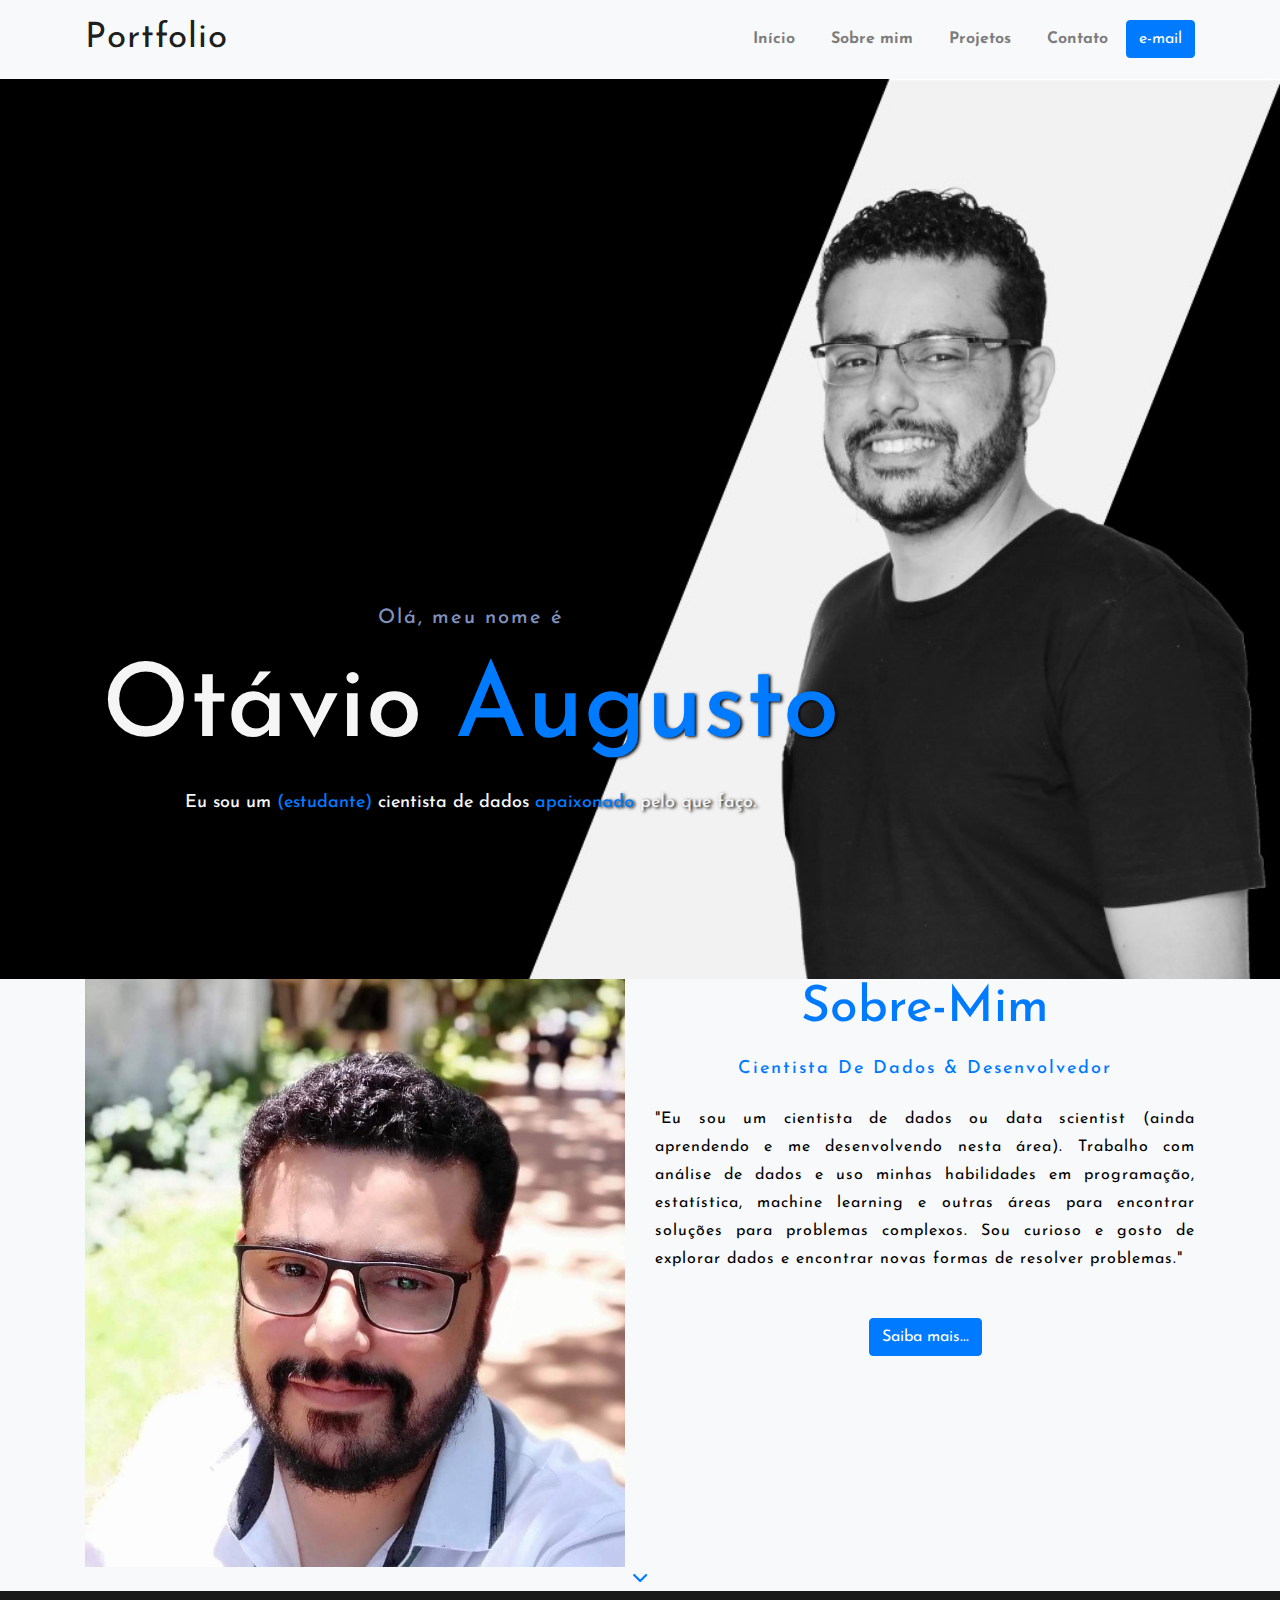
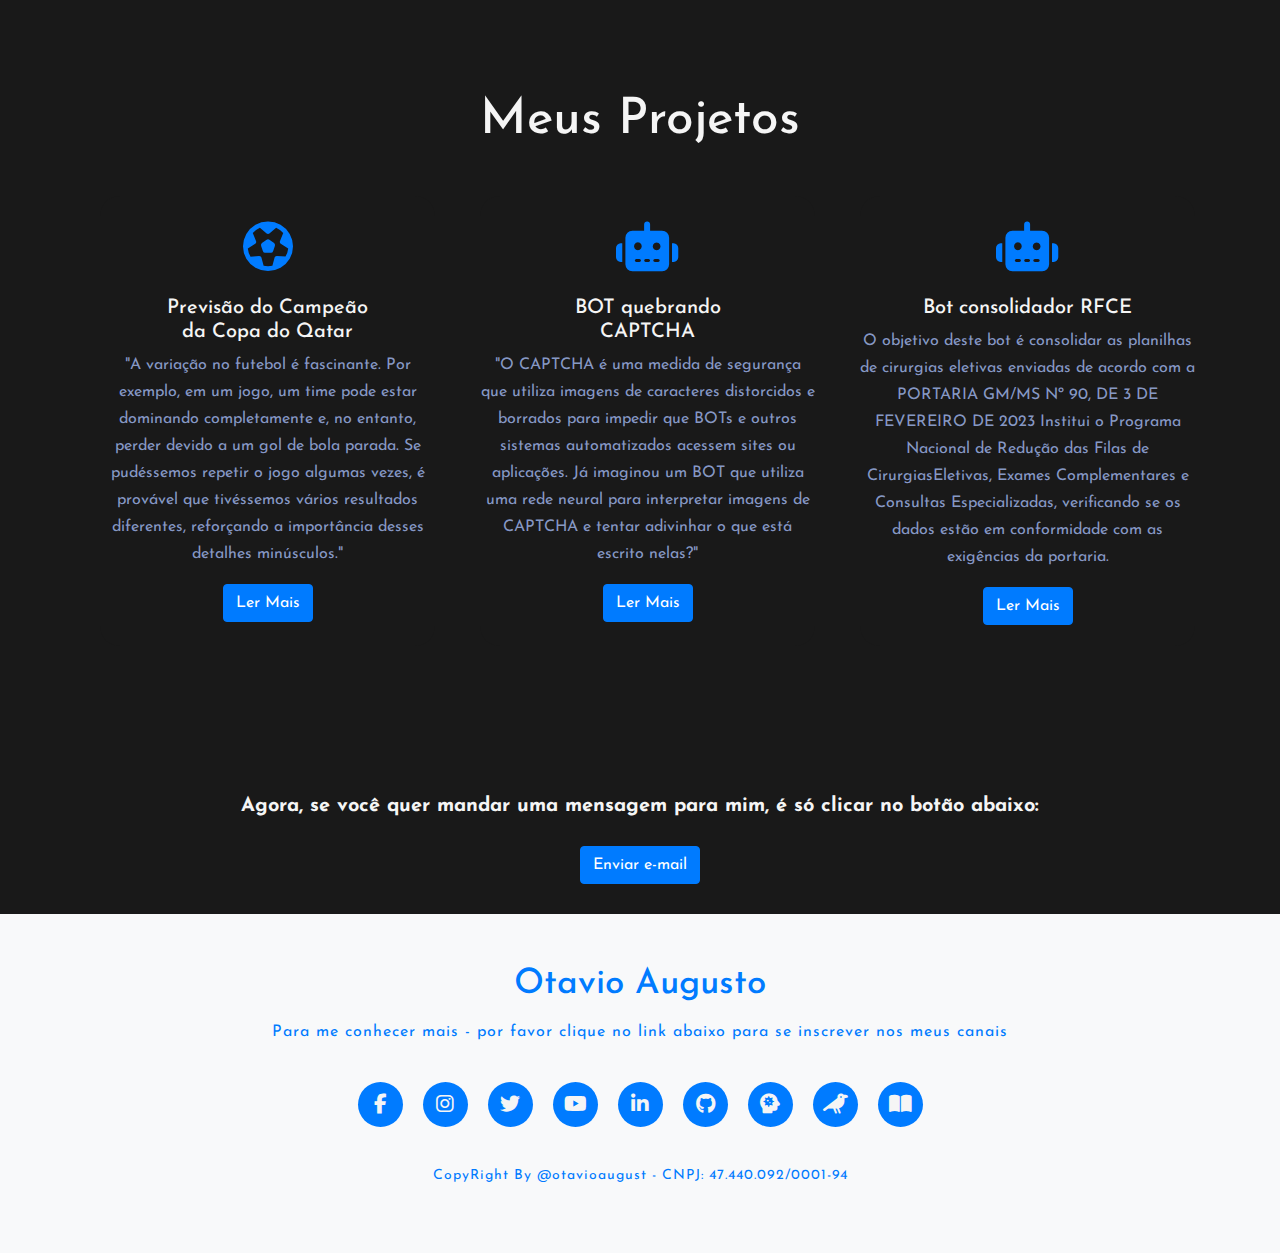
<file: index.html>
<!DOCTYPE html>
<html lang="pt-BR">
<head>
    <meta charset="UTF-8">
    <meta name="viewport" content="width=device-width, initial-scale=1.0">
    <meta name="keywords" content="Palavras-chave, separadas, por, vírgulas">
    <meta name="author" content="Otavio Augusto">
    
    <link rel="icon" type="image/png" href="img/Icon.png" />
    <link rel="stylesheet" href="CSS/style.css">
    <link rel="stylesheet" href="https://cdnjs.cloudflare.com/ajax/libs/font-awesome/6.2.1/css/all.min.css">
    <link rel="stylesheet" href="https://stackpath.bootstrapcdn.com/bootstrap/4.5.2/css/bootstrap.min.css">
    <link rel="stylesheet" href="https://fonts.googleapis.com/css2?family=Josefin+Sans:ital,wght@0,100;0,200;0,300;0,400;0,500;0,600;0,700;1,100;1,200;1,300;1,400;1,500;1,600;1,700&display=swap">
    <style>
        .background {
            background-image: url(img/background.jpg);
            background-size: cover;
            background-position: right;
            height: 100vh;
        }
    </style>
    <title>Portfolio - otavioaugust</title>
</head>
<body>
    <!-- Navigation -->
    <nav class="navbar navbar-expand-lg navbar-light bg-light">
        <div class="container">
            <a class="navbar-brand" href="#">Portfo<span>lio</span></a>
            <button class="navbar-toggler" type="button" data-toggle="collapse" data-target="#navbarNav"
                aria-controls="navbarNav" aria-expanded="false" aria-label="Toggle navigation">
                <i class="fas fa-cog"></i>
            </button>
            <div class="collapse navbar-collapse" id="navbarNav">
                <ul class="navbar-nav ml-auto">
                    <li class="nav-item">
                        <a class="nav-link" href="index.html">Início</a>
                    </li>
                    <li class="nav-item">
                        <a class="nav-link" href="asset/sobre.html">Sobre mim</a>
                    </li>
                    <li class="nav-item">
                        <a class="nav-link" href="asset/projetos.html">Projetos</a>
                    </li>
                    <li class="nav-item">
                        <a class="nav-link" href="index.html#contatos">Contato</a>
                    </li>
                </ul>
            </div>
            <a href="mailto:otavioaugust@gmail.com?subject=Quero falar com você&body=Corpo do e-mail" class="btn btn-primary">e-mail</a>
        </div>
    </nav>
    
    <!-- Main Section -->
    <div class="background">
        <div class="container">
            <div class="Main text-center text-white">
                <h4>Olá, meu nome é</h4>
                <h1>Otávio <span>Augusto</span></h1>
                <h3>Eu sou um <span>(estudante)</span> cientista de dados <span>apaixonado</span> pelo que faço.</h3>
            </div>
        </div>
    </div>

    <!-- Sobre Section -->
    <section class="bg-light">
        <div class="container">
            <div class="row">
                <div class="col-md-6">
                    <img src="img/main-img.jpg" alt="Imagem principal" class="img-fluid">
                </div>
                <div class="col-md-6">
                    <div class="Text-sobre">
                        <h2>Sobre-Mim</h2>
                        <h5>Cientista de dados <span>& desenvolvedor</span></h5>
                        <p>"Eu sou um cientista de dados ou data scientist (ainda aprendendo e me desenvolvendo nesta área).
                            Trabalho com análise de dados e uso minhas habilidades em programação, estatística, machine learning
                            e outras áreas para encontrar soluções para problemas complexos. Sou curioso e gosto de explorar
                            dados e encontrar novas formas de resolver problemas."
                        </p>
                        <a href="asset/sobre.html" class="btn btn-primary">Saiba mais...</a>
                    </div>
                </div>
            </div>
        </div>
        <div class="cue text-center">
            <a href="#sobre_mim"><i class="fas fa-chevron-down"></i></a>
        </div>
    </section>

    <!-- Projetos Section -->
    <div class="Container-serviços">
        <div class="container">
            <div class="title text-center">
                <h2>Meus Projetos</h2>
            </div>
            <div class="row">
                <div class="col-md-4">
                    <div class="Card text-center">
                        <i class="far fa-futbol"></i>
                        <h5>Previsão do Campeão<br>da Copa do Qatar</h5>
                        <div class="Paragrafo-button">
                            <p>"A variação no futebol é fascinante. Por exemplo, em um jogo, um time pode estar dominando
                                completamente e, no entanto, perder devido a um gol de bola parada. Se pudéssemos repetir o jogo
                                algumas vezes, é provável que tivéssemos vários resultados diferentes, reforçando a importância
                                desses detalhes minúsculos."</p>
                            <a href="https://github.com/otavioaugust1/FLAI_Data-Science_COPA_DO_MUNDO_2022"
                                class="btn btn-primary" target="_blank" rel="noopener noreferrer">Ler Mais</a>
                        </div>
                    </div>
                </div>
                <div class="col-md-4">
                    <div class="Card text-center">
                        <i class="fas fa-robot"></i>
                        <h5>BOT quebrando <br> CAPTCHA</h5>
                        <div class="Paragrafo-button">
                            <p>"O CAPTCHA é uma medida de segurança que utiliza imagens de caracteres distorcidos e borrados
                                para impedir que BOTs e outros sistemas automatizados acessem sites ou aplicações. Já imaginou
                                um BOT que utiliza uma rede neural para interpretar imagens de CAPTCHA e tentar adivinhar o que
                                está escrito nelas?"</p>
                            <a href="https://github.com/otavioaugust1/HashTag_Reconhecimento_CAPTCHA"
                                class="btn btn-primary" target="_blank" rel="noopener noreferrer">Ler Mais</a>
                        </div>
                    </div>
                </div>
                <div class="col-md-4">
                    <div class="Card text-center">
                        <i class="fas fa-robot"></i>
                        <h5>Bot consolidador RFCE</h5>
                        <div class="Paragrafo-button">
                            <p>O objetivo deste bot é consolidar as planilhas de cirurgias eletivas enviadas de acordo com a
                                PORTARIA GM/MS Nº 90, DE 3 DE FEVEREIRO DE 2023 Institui o Programa Nacional de Redução das
                                Filas de CirurgiasEletivas, Exames Complementares e Consultas Especializadas, verificando se os
                                dados estão em conformidade com as exigências da portaria.</p>
                            <a href="https://github.com/otavioaugust1/CONSOLIDACAO_PORTARIA_90" class="btn btn-primary"
                                target="_blank" rel="noopener noreferrer">Ler Mais</a>
                        </div>
                    </div>
                </div>
            </div>
        </div>
    </div>

    <!-- Contato Section -->
    <div class="me-contate text-center">
        <p>Agora, se você quer mandar uma mensagem para mim, é só clicar no botão abaixo:</p>
        <a href="mailto:otavioaugust@gmail.com?subject=Quero falar com você&body=Corpo do e-mail"
            class="btn btn-primary">Enviar e-mail</a>
    </div>

    <!-- Footer -->
    <footer class="bg-light text-center">
        <div class="container">
            <h6>Otavio Augusto</h6>
            <p>Para me conhecer mais - por favor clique no link abaixo para se inscrever nos meus canais</p>
            <div class="Redes-sociais">
                <a href="https://web.facebook.com/otavioaugust" target="_blank" rel="noopener noreferrer">
                    <i class="fab fa-facebook-f"></i></a>
                <a href="https://www.instagram.com/otavioaugust/" target="_blank" rel="noopener noreferrer">
                    <i class="fab fa-instagram"></i></a>
                <a href="https://twitter.com/0tavioaugust" target="_blank" rel="noopener noreferrer">
                    <i class="fab fa-twitter"></i></a>
                <a href="https://www.youtube.com/@otavioaugust" target="_blank" rel="noopener noreferrer">
                    <i class="fab fa-youtube"></i></a>
                <a href="https://www.linkedin.com/in/otavioaugust" target="_blank" rel="noopener noreferrer">
                    <i class="fab fa-linkedin-in"></i></a>
                <a href="https://github.com/otavioaugust1" target="_blank" rel="noopener noreferrer">
                    <i class="fab fa-github"></i></a>
                <a href="http://lattes.cnpq.br/1250109562083947" target="_blank" rel="noopener noreferrer">
                    <i class="fas fa-head-side-virus"></i></a>
                <a href="https://www.kooapp.com/profile/otavioaugust" target="_blank" rel="noopener noreferrer">
                    <i class="fas fa-crow"></i></a>
                <a href="https://otavioaugust-guia.notion.site/7f195bc8a9f14787b12323677fa605b1?v=9c422ca372f94b5ba5546699b7f5c319&pvs=4" target="_blank" rel="noopener noreferrer">
                    <i class="fa-solid fa-book-open"></i></a>
            </div>
            <p class="end">CopyRight By @otavioaugust - CNPJ: 47.440.092/0001-94</p>
        </div>
    </footer>

    <!-- Bootstrap JS e Popper.js (Necessários para os componentes Bootstrap) -->
    <script src="https://code.jquery.com/jquery-3.5.1.slim.min.js"></script>
    <script src="https://cdn.jsdelivr.net/npm/@popperjs/core@2.5.3/dist/umd/popper.min.js"></script>
    <script src="https://stackpath.bootstrapcdn.com/bootstrap/4.5.2/js/bootstrap.min.js"></script>
</body>
</html>
</file>
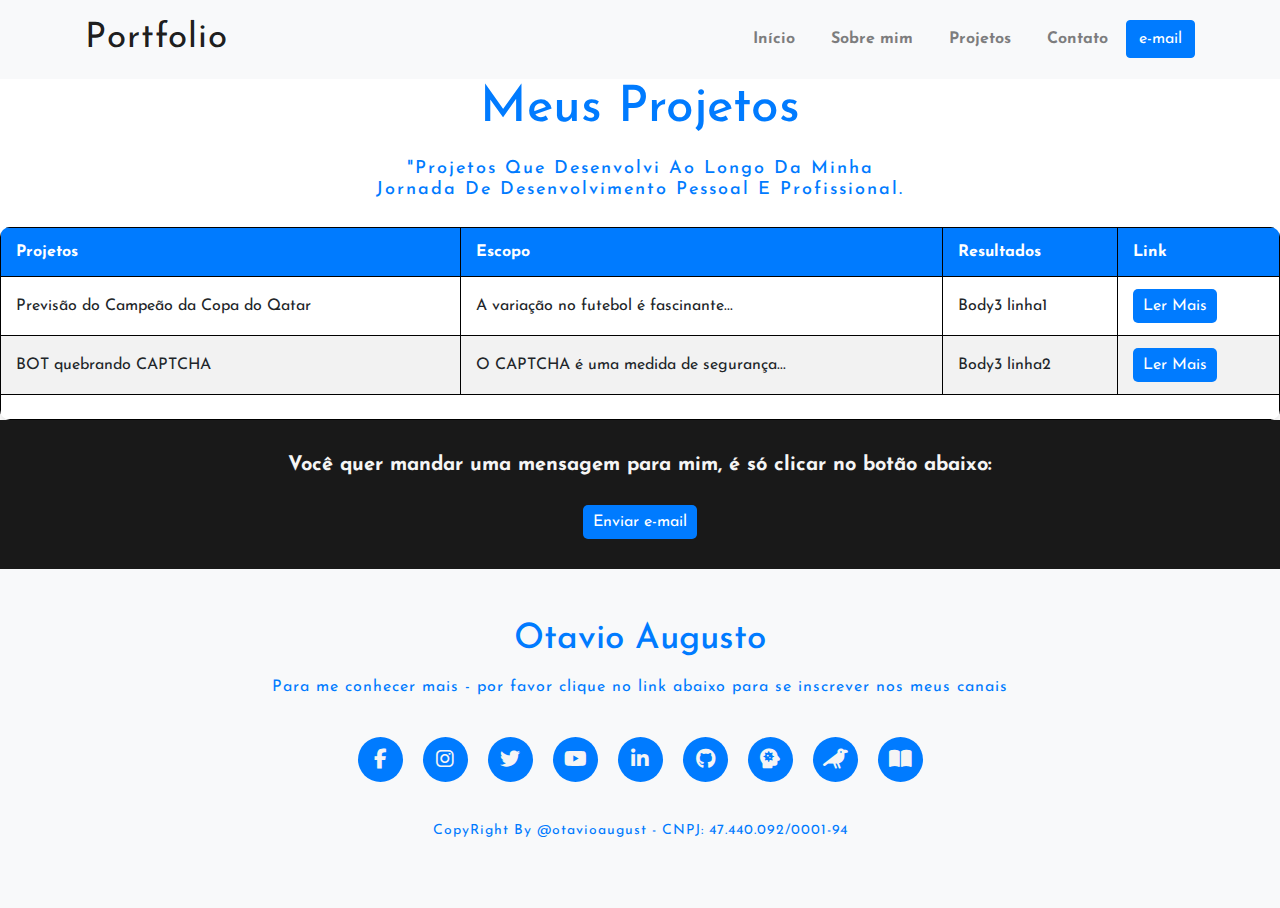
<file: asset/projetos.html>
<!DOCTYPE html>
<html lang="pt-BR">
<head>
    <meta charset="UTF-8">
    <meta name="viewport" content="width=device-width, initial-scale=1.0">
    <meta name="keywords" content="Palavras-chave, separadas, por, vírgulas">
    <meta name="author" content="Otavio Augusto">

    <link rel="icon" type="image/png" href="img/Icon.png" />
    <link rel="stylesheet" href="../CSS/style.css">
    <link rel="stylesheet" href="../CSS/tab.css">   
    <link rel="stylesheet" href="https://cdnjs.cloudflare.com/ajax/libs/font-awesome/6.2.1/css/all.min.css">
    <link rel="stylesheet" href="https://fonts.googleapis.com/css2?family=Josefin+Sans:ital,wght@0,100;0,200;0,300;0,400;0,500;0,600;0,700;1,100;1,200;1,300;1,400;1,500;1,600;1,700&display=swap">
    <link rel="stylesheet" href="https://stackpath.bootstrapcdn.com/bootstrap/4.5.2/css/bootstrap.min.css">
    <title>Projetos - otavioaugust</title>   
</head>

<body>
    <nav class="navbar navbar-expand-lg navbar-light bg-light">
        <div class="container">
            <a class="navbar-brand" href="#">Portfo<span>lio</span></a>
            <button class="navbar-toggler" type="button" data-toggle="collapse" data-target="#navbarNav"
                aria-controls="navbarNav" aria-expanded="false" aria-label="Toggle navigation">
                <i class="fas fa-cog"></i>
            </button>
            <div class="collapse navbar-collapse" id="navbarNav">
                <ul class="navbar-nav ml-auto">
                    <li class="nav-item">
                        <a class="nav-link" href="../index.html">Início</a>
                    </li>
                    <li class="nav-item">
                        <a class="nav-link" href="../asset/sobre.html">Sobre mim</a>
                    </li>
                    <li class="nav-item">
                        <a class="nav-link" href="../asset/projetos.html">Projetos</a>
                    </li>
                    <li class="nav-item">
                        <a class="nav-link" href="../index.html#contatos">Contato</a>
                    </li>
                </ul>
            </div>
            <a href="#contatos" class="btn btn-primary">e-mail</a>
        </div>
    </nav>


    <section>
        <a name="projetos"></a>
        <div class="container">
            <div class="Text-sobre">
                <h2>Meus Projetos</h2>
                <h5>"Projetos que desenvolvi ao longo da minha jornada de desenvolvimento <span>pessoal</span> e
                    <span>profissional.</span>
                </h5>
            </div>
        </div>
    </section>

    <section>
        <table>
            <thead>
                <tr>
                    <th>Projetos</th>
                    <th>Escopo</th>
                    <th>Resultados</th>
                    <th>Link</th>
                </tr>
            </thead>
            <tbody>
                <tr>
                    <td>Previsão do Campeão da Copa do Qatar</td>
                    <td>A variação no futebol é fascinante...</td>
                    <td>Body3 linha1</td>
                    <td>
                        <a href="../projeto/projeto_02.html" 
                            rel="noopener noreferrer">
                            <button type="button" >Ler Mais</button>
                        </a>
                    </td>
                </tr>
                <tr>
                    <td>BOT quebrando CAPTCHA</td>
                    <td>O CAPTCHA é uma medida de segurança...</td>
                    <td>Body3 linha2</td>
                    <td>
                        <a href="https://github.com/otavioaugust1/HashTag_Reconhecimento_CAPTCHA" 
                            rel="noopener noreferrer">
                            <button type="button">Ler Mais</button>
                        </a>
                    </td>
                </tr>
            </tbody>
            <tfoot>
                <tr>
                    <td colspan="4"></td>
                </tr>
            </tfoot>
        </table>
    </section>

    <a name="contatos"></a>
    <div class="me-contate">
        <p>Você quer mandar uma mensagem para mim, é só clicar no botão abaixo:</p>
        <a href="mailto:otavioaugust@gmail.com?subject=Quero falar com você&body=Corpo do e-mail">
            <button>Enviar e-mail</button>
        </a>
    </div>

    <!--Rodapé--->
    <footer class="bg-light text-center">
        <div class="container">
            <h6>Otavio Augusto</h6>
            <p>Para me conhecer mais - por favor clique no link abaixo para se inscrever nos meus canais</p>
            <div class="Redes-sociais">
                <a href="https://web.facebook.com/otavioaugust" target="_blank" rel="noopener noreferrer">
                    <i class="fab fa-facebook-f"></i></a>
                <a href="https://www.instagram.com/otavioaugust/" target="_blank" rel="noopener noreferrer">
                    <i class="fab fa-instagram"></i></a>
                <a href="https://twitter.com/0tavioaugust" target="_blank" rel="noopener noreferrer">
                    <i class="fab fa-twitter"></i></a>
                <a href="https://www.youtube.com/@otavioaugust" target="_blank" rel="noopener noreferrer">
                    <i class="fab fa-youtube"></i></a>
                <a href="https://www.linkedin.com/in/otavioaugust" target="_blank" rel="noopener noreferrer">
                    <i class="fab fa-linkedin-in"></i></a>
                <a href="https://github.com/otavioaugust1" target="_blank" rel="noopener noreferrer">
                    <i class="fab fa-github"></i></a>
                <a href="http://lattes.cnpq.br/1250109562083947" target="_blank" rel="noopener noreferrer">
                    <i class="fas fa-head-side-virus"></i></a>
                <a href="https://www.kooapp.com/profile/otavioaugust" target="_blank" rel="noopener noreferrer">
                    <i class="fas fa-crow"></i></a>
                <a href="https://otavioaugust-guia.notion.site/7f195bc8a9f14787b12323677fa605b1?v=9c422ca372f94b5ba5546699b7f5c319&pvs=4" target="_blank" rel="noopener noreferrer">
                    <i class="fa-solid fa-book-open"></i></a>
            </div>
            <p class="end">CopyRight By @otavioaugust - CNPJ: 47.440.092/0001-94</p>
        </div>
    </footer>
</body>

</html>
</file>
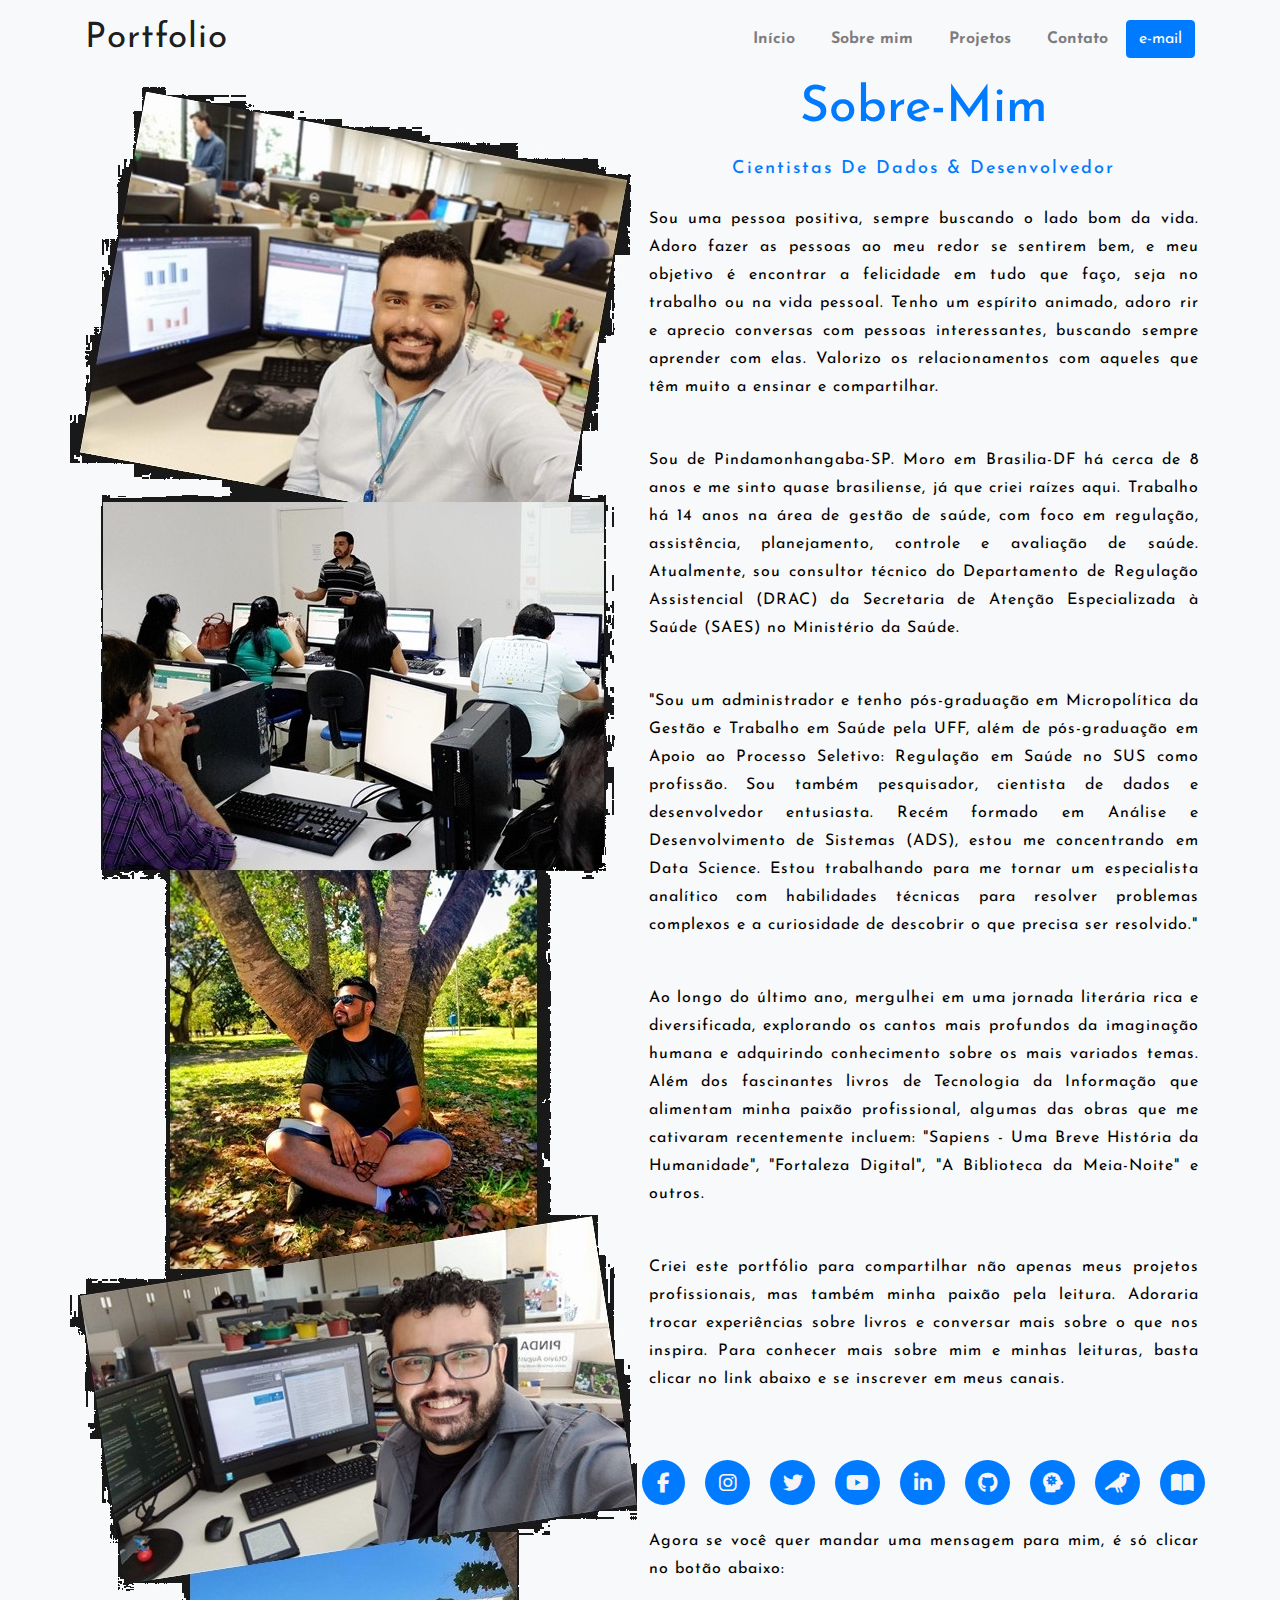
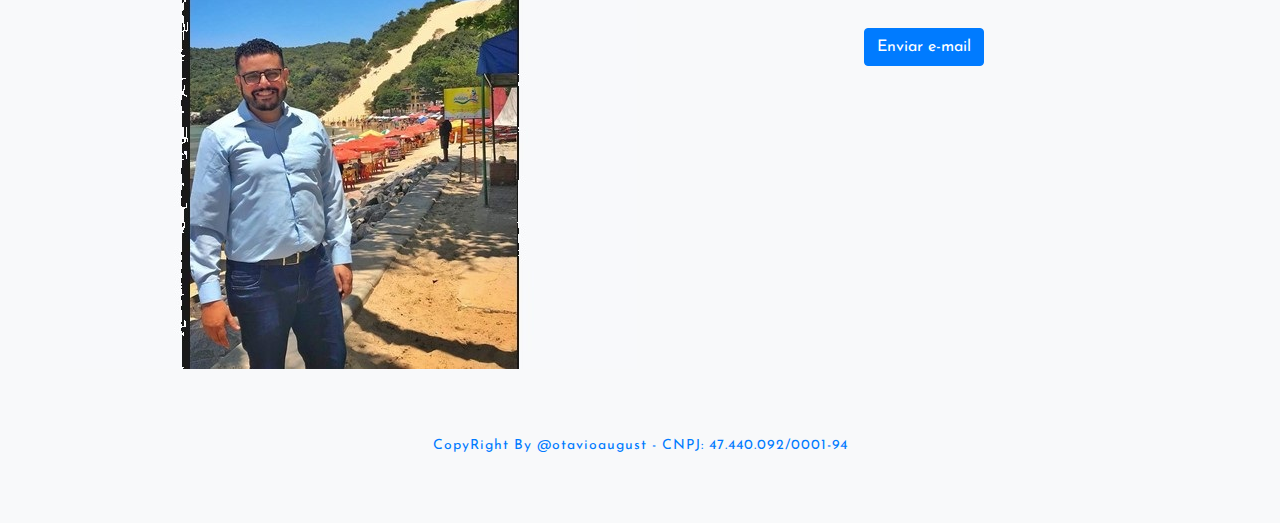
<file: asset/sobre.html>
<!DOCTYPE html>
<html lang="pt-BR">
<head>
    <meta charset="UTF-8">
    <meta name="viewport" content="width=device-width, initial-scale=1.0">
    <meta name="keywords" content="Palavras-chave, separadas, por, vírgulas">
    <meta name="author" content="Otavio Augusto">

    <link rel="icon" type="image/png" href="img/Icon.png"/>
    <link rel="stylesheet" href="../CSS/style.css">
    <link rel="stylesheet" href="https://cdnjs.cloudflare.com/ajax/libs/font-awesome/6.2.1/css/all.min.css">
    <link rel="stylesheet" href="https://fonts.googleapis.com/css2?family=Josefin+Sans:ital,wght@0,100;0,200;0,300;0,400;0,500;0,600;0,700;1,100;1,200;1,300;1,400;1,500;1,600;1,700&display=swap">
    <link rel="stylesheet" href="https://stackpath.bootstrapcdn.com/bootstrap/4.5.2/css/bootstrap.min.css">
    <title>Sobre mim - otavioaugust</title>
</head>

<body>
    <nav class="navbar navbar-expand-lg navbar-light bg-light">
        <div class="container">
            <a class="navbar-brand" href="#">Portfo<span>lio</span></a>
            <button class="navbar-toggler" type="button" data-toggle="collapse" data-target="#navbarNav"
                aria-controls="navbarNav" aria-expanded="false" aria-label="Toggle navigation">
                <i class="fas fa-cog"></i>
            </button>
            <div class="collapse navbar-collapse" id="navbarNav">
                <ul class="navbar-nav ml-auto">
                    <li class="nav-item">
                        <a class="nav-link" href="../index.html">Início</a>
                    </li>
                    <li class="nav-item">
                        <a class="nav-link" href="../asset/sobre.html">Sobre mim</a>
                    </li>
                    <li class="nav-item">
                        <a class="nav-link" href="../asset/projetos.html">Projetos</a>
                    </li>
                    <li class="nav-item">
                        <a class="nav-link" href="../index.html#contatos">Contato</a>
                    </li>
                </ul>
            </div>
            <a href="#contatos" class="btn btn-primary">e-mail</a>
        </div>
    </nav>

    <div class="background-menu">
        <section class="bg-light">
            <div class="container">
                <div class="row">
                    <img class="image img-fluid" src="../img/sobre_mim.jpg">
                    <div class="Text-sobre">
                        <h2>Sobre-Mim</h2>
                        <h5>Cientistas de dados <span>& desenvolvedor</span></h5>
                        <p>Sou uma pessoa positiva, sempre buscando o lado bom da vida. Adoro fazer as pessoas ao meu redor se sentirem bem, e meu objetivo é encontrar a felicidade em tudo que faço, seja no trabalho ou na vida pessoal. Tenho um espírito animado, adoro rir e aprecio conversas com pessoas interessantes, buscando sempre aprender com elas. Valorizo os relacionamentos com aqueles que têm muito a ensinar e compartilhar.</p>
                        <p>Sou de Pindamonhangaba-SP. Moro em Brasilia-DF há cerca de 8 anos e me sinto quase brasiliense, já que criei raízes aqui. Trabalho há 14 anos na área de gestão de saúde, com foco em regulação, assistência, planejamento, controle e avaliação de saúde. Atualmente, sou consultor técnico do Departamento de Regulação Assistencial (DRAC) da Secretaria de Atenção Especializada à Saúde (SAES) no Ministério da Saúde.</p>
                        <p>"Sou um administrador e tenho pós-graduação em Micropolítica da Gestão e Trabalho em Saúde pela UFF, além de pós-graduação em Apoio ao Processo Seletivo: Regulação em Saúde no SUS como profissão. Sou também pesquisador, cientista de dados e desenvolvedor entusiasta. Recém formado em Análise e Desenvolvimento de Sistemas (ADS), estou me concentrando em Data Science. Estou trabalhando para me tornar um especialista analítico com habilidades técnicas para resolver problemas complexos e a curiosidade de descobrir o que precisa ser resolvido."</p>
                        <p>Ao longo do último ano, mergulhei em uma jornada literária rica e diversificada, explorando os cantos mais profundos da imaginação humana e adquirindo conhecimento sobre os mais variados temas. Além dos fascinantes livros de Tecnologia da Informação que alimentam minha paixão profissional, algumas das obras que me cativaram recentemente incluem: "Sapiens - Uma Breve História da Humanidade", "Fortaleza Digital", "A Biblioteca da Meia-Noite" e outros.</p>
                        <p>Criei este portfólio para compartilhar não apenas meus projetos profissionais, mas também minha paixão pela leitura. Adoraria trocar experiências sobre livros e conversar mais sobre o que nos inspira. Para conhecer mais sobre mim e minhas leituras, basta clicar no link abaixo e se inscrever em meus canais.</p>

                        <div class="Redes-sociais">
                            <a href="https://web.facebook.com/otavioaugust" target="_blank" rel="noopener noreferrer">
                                <i class="fab fa-facebook-f"></i></a>
                            <a href="https://www.instagram.com/otavioaugust/" target="_blank" rel="noopener noreferrer">
                                <i class="fab fa-instagram"></i></a>
                            <a href="https://twitter.com/0tavioaugust" target="_blank" rel="noopener noreferrer">
                                <i class="fab fa-twitter"></i></a>
                            <a href="https://www.youtube.com/@otavioaugust" target="_blank" rel="noopener noreferrer">
                                <i class="fab fa-youtube"></i></a>
                            <a href="https://www.linkedin.com/in/otavioaugust" target="_blank" rel="noopener noreferrer">
                                <i class="fab fa-linkedin-in"></i></a>
                            <a href="https://github.com/otavioaugust1" target="_blank" rel="noopener noreferrer">
                                <i class="fab fa-github"></i></a>
                            <a href="http://lattes.cnpq.br/1250109562083947" target="_blank" rel="noopener noreferrer">
                                <i class="fa-solid fa-head-side-virus"></i></a>
                            <a href="https://www.kooapp.com/profile/otavioaugust" target="_blank" rel="noopener noreferrer">
                                <i class="fa-solid fa-crow"></i></a>
                            <a href="https://otavioaugust-guia.notion.site/7f195bc8a9f14787b12323677fa605b1?v=9c422ca372f94b5ba5546699b7f5c319&pvs=4" target="_blank" rel="noopener noreferrer">
                                <i class="fa-solid fa-book-open"></i></a>
                        </div>
                        <a name="contatos"></a>
                        <p>Agora se você quer mandar uma mensagem para mim, é só clicar no botão abaixo:</p>
                        <a href="mailto:otavioaugust@gmail.com?subject=Quero falar com você&body=Corpo do e-mail"
                            class="btn btn-primary">Enviar e-mail</a>
                    </div>
                </div>
            </div>
        </section>
    </div>

    <footer class="bg-light text-center">
        <div class="container">
            <p class="end">CopyRight By @otavioaugust - CNPJ: 47.440.092/0001-94</p>
        </div>
    </footer>

    <!-- Bootstrap JS e Popper.js (Necessários para os componentes Bootstrap) -->
    <script src="https://code.jquery.com/jquery-3.5.1.slim.min.js"></script>
    <script src="https://cdn.jsdelivr.net/npm/@popperjs/core@2.5.3/dist/umd/popper.min.js"></script>
    <script src="https://stackpath.bootstrapcdn.com/bootstrap/4.5.2/js/bootstrap.min.js"></script>
</body>
</html>
</file>
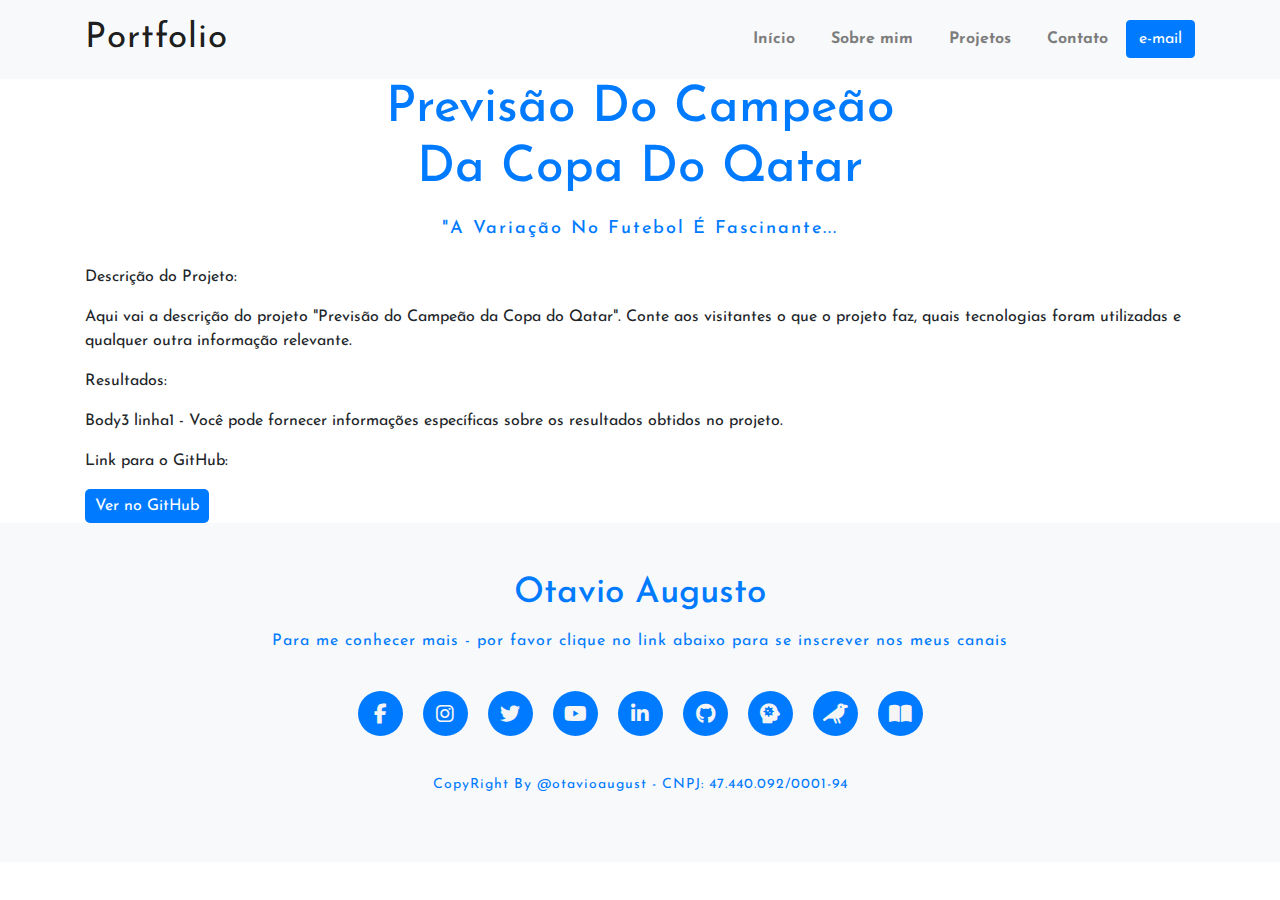
<file: projeto/projeto_01.html>
<!DOCTYPE html>
<html lang="pt-BR">

<head>
    <meta charset="UTF-8">
    <meta name="viewport" content="width=device-width, initial-scale=1.0">
    <link rel="icon" type="image/png" href="img/Icon.png" />
    <link rel="stylesheet" href="../CSS/style.css">
    <link rel="stylesheet" href="../CSS/tab.css">   
    <link rel="stylesheet" href="https://cdnjs.cloudflare.com/ajax/libs/font-awesome/6.2.1/css/all.min.css">
    <link rel="stylesheet" href="https://fonts.googleapis.com/css2?family=Josefin+Sans:ital,wght@0,100;0,200;0,300;0,400;0,500;0,600;0,700;1,100;1,200;1,300;1,400;1,500;1,600;1,700&display=swap">
    <link rel="stylesheet" href="https://stackpath.bootstrapcdn.com/bootstrap/4.5.2/css/bootstrap.min.css">
    <title>Previsão do Campeão da Copa do Qatar - otavioaugust</title>   
</head>

<body>
    <nav class="navbar navbar-expand-lg navbar-light bg-light">
        <div class="container">
            <a class="navbar-brand" href="#">Portfo<span>lio</span></a>
            <button class="navbar-toggler" type="button" data-toggle="collapse" data-target="#navbarNav"
                aria-controls="navbarNav" aria-expanded="false" aria-label="Toggle navigation">
                <i class="fas fa-cog"></i>
            </button>
            <div class="collapse navbar-collapse" id="navbarNav">
                <ul class="navbar-nav ml-auto">
                    <li class="nav-item">
                        <a class="nav-link" href="../index.html">Início</a>
                    </li>
                    <li class="nav-item">
                        <a class="nav-link" href="../asset/sobre.html">Sobre mim</a>
                    </li>
                    <li class="nav-item">
                        <a class="nav-link" href="../asset/projetos.html">Projetos</a>
                    </li>
                    <li class="nav-item">
                        <a class="nav-link" href="../index.html#contatos">Contato</a>
                    </li>
                </ul>
            </div>
            <a href="#contatos" class="btn btn-primary">e-mail</a>
        </div>
    </nav>
    <section>
        <div class="container">
            <div class="Text-sobre">
                <h2>Previsão do Campeão da Copa do Qatar</h2>
                <h5>"A variação no futebol é fascinante...</h5>
            </div>
        </div>
    </section>

    <section>
        <div class="container">
            <p>Descrição do Projeto:</p>
            <p>
                Aqui vai a descrição do projeto "Previsão do Campeão da Copa do Qatar". Conte aos visitantes o que o
                projeto faz, quais tecnologias foram utilizadas e qualquer outra informação relevante.
            </p>
            <p>Resultados:</p>
            <p>
                Body3 linha1 - Você pode fornecer informações específicas sobre os resultados obtidos no projeto.
            </p>
            <p>Link para o GitHub:</p>
            <a href="https://github.com/otavioaugust1/FLAI_Data-Science_COPA_DO_MUNDO_2022" target="_blank"
                rel="noopener noreferrer">
                <button type="button">Ver no GitHub</button>
            </a>
        </div>
    </section>

    <!--Rodapé--->
    <footer class="bg-light text-center">
        <div class="container">
            <h6>Otavio Augusto</h6>
            <p>Para me conhecer mais - por favor clique no link abaixo para se inscrever nos meus canais</p>
            <div class="Redes-sociais">
                <a href="https://web.facebook.com/otavioaugust" target="_blank" rel="noopener noreferrer">
                    <i class="fab fa-facebook-f"></i></a>
                <a href="https://www.instagram.com/otavioaugust/" target="_blank" rel="noopener noreferrer">
                    <i class="fab fa-instagram"></i></a>
                <a href="https://twitter.com/0tavioaugust" target="_blank" rel="noopener noreferrer">
                    <i class="fab fa-twitter"></i></a>
                <a href="https://www.youtube.com/@otavioaugust" target="_blank" rel="noopener noreferrer">
                    <i class="fab fa-youtube"></i></a>
                <a href="https://www.linkedin.com/in/otavioaugust" target="_blank" rel="noopener noreferrer">
                    <i class="fab fa-linkedin-in"></i></a>
                <a href="https://github.com/otavioaugust1" target="_blank" rel="noopener noreferrer">
                    <i class="fab fa-github"></i></a>
                <a href="http://lattes.cnpq.br/1250109562083947" target="_blank" rel="noopener noreferrer">
                    <i class="fas fa-head-side-virus"></i></a>
                <a href="https://www.kooapp.com/profile/otavioaugust" target="_blank" rel="noopener noreferrer">
                    <i class="fas fa-crow"></i></a>
                <a href="https://otavioaugust-guia.notion.site/7f195bc8a9f14787b12323677fa605b1?v=9c422ca372f94b5ba5546699b7f5c319&pvs=4" target="_blank" rel="noopener noreferrer">
                    <i class="fa-solid fa-book-open"></i></a>
            </div>
            <p class="end">CopyRight By @otavioaugust - CNPJ: 47.440.092/0001-94</p>
        </div>
    </footer>
</body>

</html>
</file>
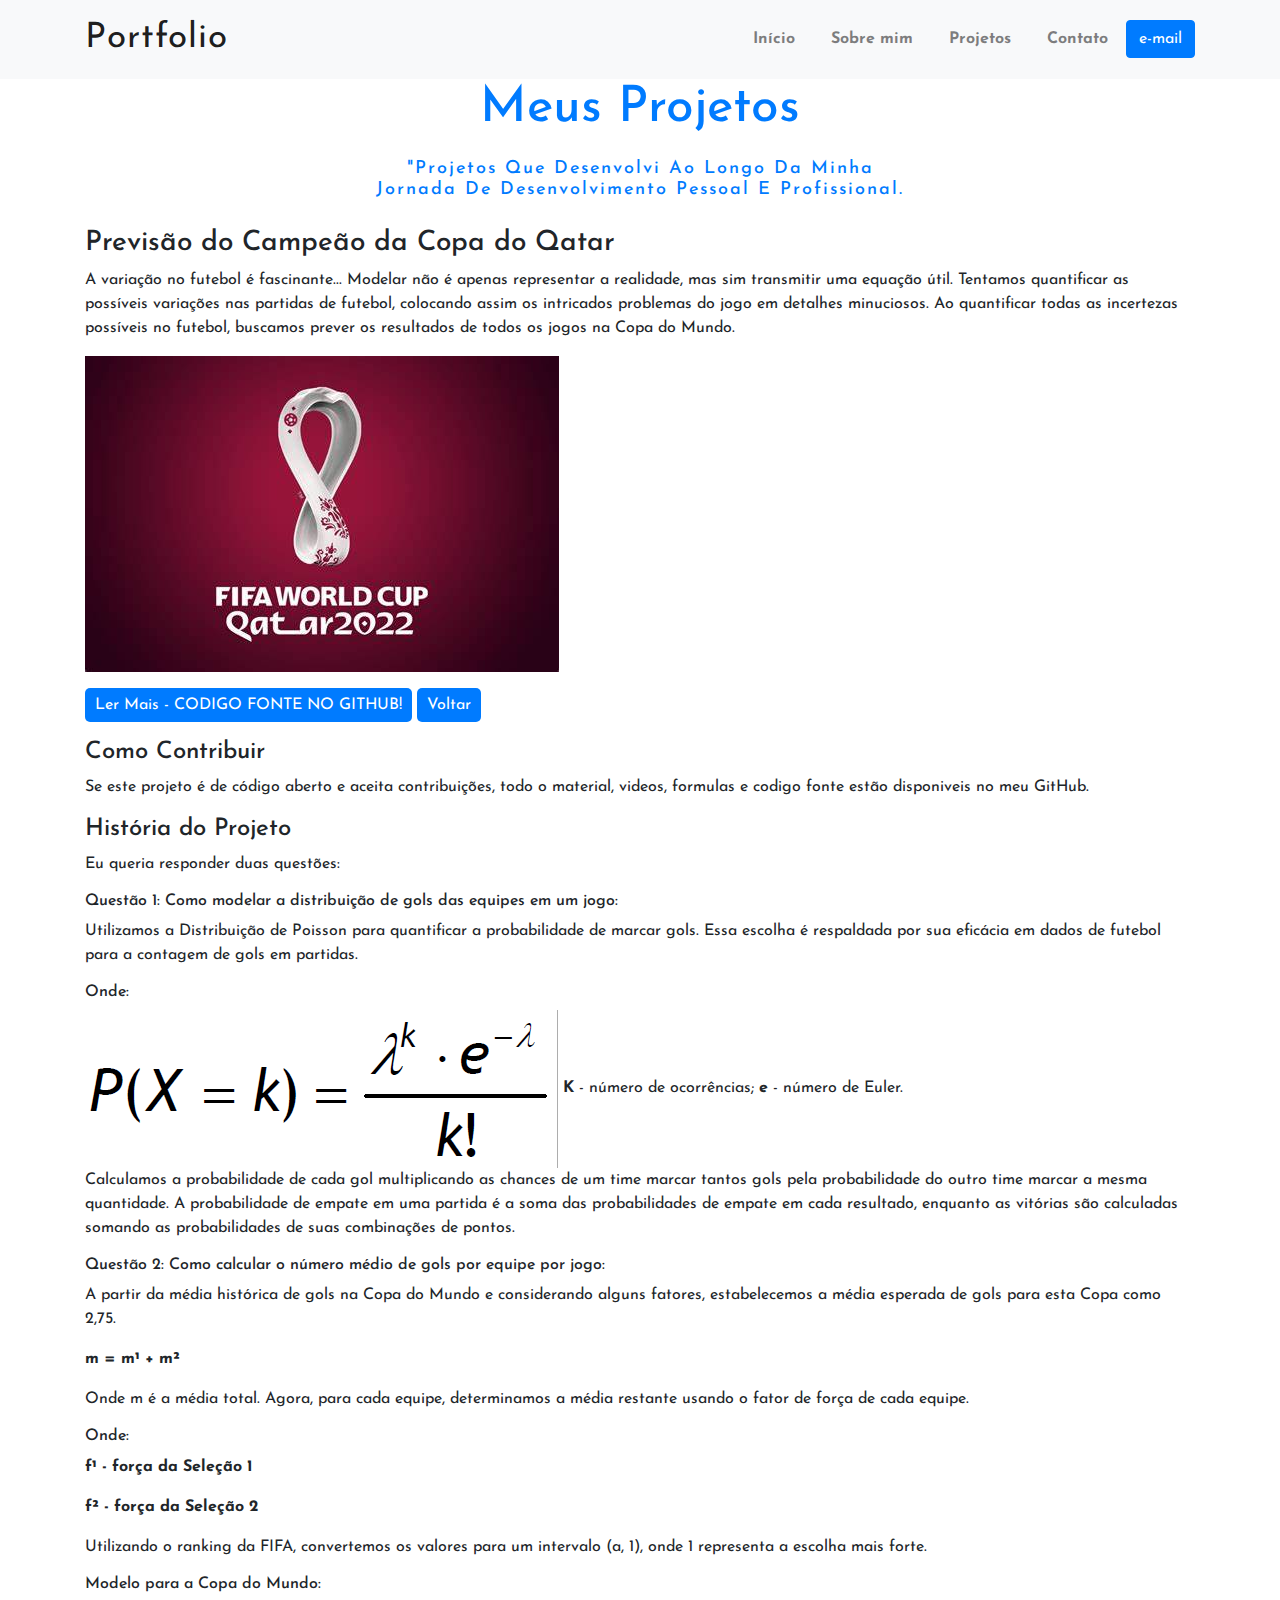
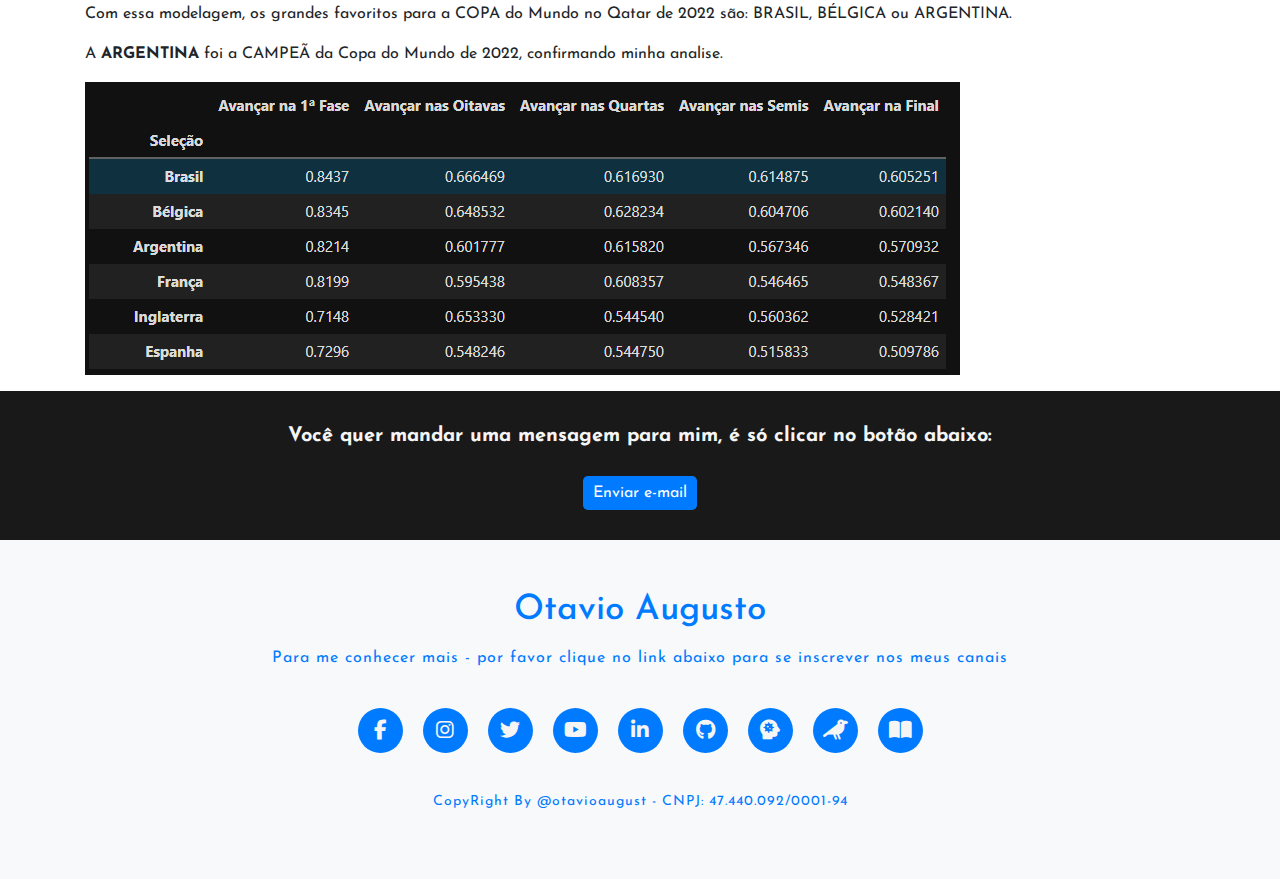
<file: projeto/projeto_02.html>
<!DOCTYPE html>
<html lang="pt-BR">

<head>
    <meta charset="UTF-8">
    <meta name="viewport" content="width=device-width, initial-scale=1.0">
    <link rel="icon" type="image/png" href="img/Icon.png" />
    <link rel="stylesheet" href="../CSS/style.css">
    <link rel="stylesheet" href="../CSS/tab.css">
    <link rel="stylesheet" href="https://cdnjs.cloudflare.com/ajax/libs/font-awesome/6.2.1/css/all.min.css">
    <link rel="stylesheet"
        href="https://fonts.googleapis.com/css2?family=Josefin+Sans:ital,wght@0,100;0,200;0,300;0,400;0,500;0,600;0,700;1,100;1,200;1,300;1,400;1,500;1,600;1,700&display=swap">
    <link rel="stylesheet" href="https://stackpath.bootstrapcdn.com/bootstrap/4.5.2/css/bootstrap.min.css">
    <title>Previsão do Campeão da Copa do Qatar - otavioaugust</title>
</head>

<body>
    <nav class="navbar navbar-expand-lg navbar-light bg-light">
        <div class="container">
            <a class="navbar-brand" href="#">Portfo<span>lio</span></a>
            <button class="navbar-toggler" type="button" data-toggle="collapse" data-target="#navbarNav"
                aria-controls="navbarNav" aria-expanded="false" aria-label="Toggle navigation">
                <i class="fas fa-cog"></i>
            </button>
            <div class="collapse navbar-collapse" id="navbarNav">
                <ul class="navbar-nav ml-auto">
                    <li class="nav-item">
                        <a class="nav-link" href="../index.html">Início</a>
                    </li>
                    <li class="nav-item">
                        <a class="nav-link" href="../asset/sobre.html">Sobre mim</a>
                    </li>
                    <li class="nav-item">
                        <a class="nav-link" href="../asset/projetos.html">Projetos</a>
                    </li>
                    <li class="nav-item">
                        <a class="nav-link" href="../index.html#contatos">Contato</a>
                    </li>
                </ul>
            </div>
            <a href="#contatos" class="btn btn-primary">e-mail</a>
        </div>
    </nav>

    <section>
        <a name="projetos"></a>
        <div class="container">
            <div class="Text-sobre">
                <h2>Meus Projetos</h2>
                <h5>"Projetos que desenvolvi ao longo da minha jornada de desenvolvimento <span>pessoal</span> e
                    <span>profissional.</span>
                </h5>
            </div>
        </div>
    </section>

    <!-- Adicionando seção para o projeto-->
    <section>
        <div class="container">
            <h3>Previsão do Campeão da Copa do Qatar</h3>
            <p>
                A variação no futebol é fascinante... Modelar não é apenas representar a realidade, mas sim transmitir
                uma equação útil. Tentamos quantificar as possíveis variações nas partidas de futebol, colocando assim
                os intricados problemas do jogo em detalhes minuciosos. Ao quantificar todas as incertezas possíveis no
                futebol, buscamos prever os resultados de todos os jogos na Copa do Mundo.
            </p>
            <!-- Adicione uma imagem ou gif -->
            <img src="../img/projeto_02.jpeg" alt="Imagem do Projeto">

            <p></p>
            <a href="https://github.com/otavioaugust1/FLAI_Data-Science_COPA_DO_MUNDO_2022" target="_blank"
                rel="noopener noreferrer">
                <button type="button">Ler Mais - CODIGO FONTE NO GITHUB! </button>
            </a>
            <a href="../asset/projetos.html">
                <button type="button">Voltar</button>
            </a>
            <p></p>


            <h4>Como Contribuir</h4>
            <p>
                Se este projeto é de código aberto e aceita contribuições, todo o material, videos, formulas e codigo
                fonte estão disponiveis no meu GitHub.
            </p>

            <!-- Adicione uma seção de história do projeto -->
            <h4>História do Projeto</h4>
            <p>
                Eu queria responder duas questões:
            </p>

            <h6>Questão 1: Como modelar a distribuição de gols das equipes em um jogo:</h6>
            <p>
                Utilizamos a Distribuição de Poisson para quantificar a probabilidade de marcar gols. Essa escolha é
                respaldada por sua eficácia em dados de futebol para a contagem de gols em partidas.
            </p>

            <h6>Onde:</h6>
            <img src="../img/projeto_02a.png">
            <strong>K</strong> - número de ocorrências;
            <strong>e</strong> - número de Euler.
            <p>
                Calculamos a probabilidade de cada gol multiplicando as chances de um time marcar tantos gols pela
                probabilidade do outro time marcar a mesma quantidade. A probabilidade de empate em uma partida é a soma
                das probabilidades de empate em cada resultado, enquanto as vitórias são calculadas somando as
                probabilidades de suas combinações de pontos.
            </p>

            <h6>Questão 2: Como calcular o número médio de gols por equipe por jogo: </h6>
            <p>
                A partir da média histórica de gols na Copa do Mundo e considerando alguns fatores, estabelecemos a
                média
                esperada de gols para esta Copa como 2,75.
            </p>
            <p><strong>m = m¹ + m²</strong></p>
            <p>
                Onde m é a média total.

                Agora, para cada equipe, determinamos a média restante usando o fator de força de cada equipe.</p>

            <h6>Onde:</h6>
            <p><strong>f¹ - força da Seleção 1 </strong></p>
            <p><strong>f² - força da Seleção 2</strong> </p>
            <p>Utilizando o ranking da FIFA, convertemos os valores para um intervalo (a, 1), onde 1 representa a
                escolha mais forte.
            </p>

            <h6>Modelo para a Copa do Mundo:</h6>
            <p>
                Com essa modelagem, os grandes favoritos para a COPA do Mundo no Qatar de 2022 são: BRASIL, BÉLGICA ou
                ARGENTINA.
            </p>
            <p>
                A <strong>ARGENTINA</strong> foi a CAMPEÃ da Copa do Mundo de 2022, confirmando minha analise.
            </p>

            <img src="../img/projeto_02b.png">
            <p></p>






        </div>
    </section>

    <!-- Adicionando a seção de Contato no final de cada projeto -->
    <div class="me-contate">
        <p>Você quer mandar uma mensagem para mim, é só clicar no botão abaixo:</p>
        <a href="mailto:otavioaugust@gmail.com?subject=Quero falar com você&body=Corpo do e-mail">
            <button>Enviar e-mail</button>
        </a>
    </div>

    <!--Rodapé--->
    <footer class="bg-light text-center">
        <div class="container">
            <h6>Otavio Augusto</h6>
            <p>Para me conhecer mais - por favor clique no link abaixo para se inscrever nos meus canais</p>
            <div class="Redes-sociais">
                <a href="https://web.facebook.com/otavioaugust" target="_blank" rel="noopener noreferrer">
                    <i class="fab fa-facebook-f"></i></a>
                <a href="https://www.instagram.com/otavioaugust/" target="_blank" rel="noopener noreferrer">
                    <i class="fab fa-instagram"></i></a>
                <a href="https://twitter.com/0tavioaugust" target="_blank" rel="noopener noreferrer">
                    <i class="fab fa-twitter"></i></a>
                <a href="https://www.youtube.com/@otavioaugust" target="_blank" rel="noopener noreferrer">
                    <i class="fab fa-youtube"></i></a>
                <a href="https://www.linkedin.com/in/otavioaugust" target="_blank" rel="noopener noreferrer">
                    <i class="fab fa-linkedin-in"></i></a>
                <a href="https://github.com/otavioaugust1" target="_blank" rel="noopener noreferrer">
                    <i class="fab fa-github"></i></a>
                <a href="http://lattes.cnpq.br/1250109562083947" target="_blank" rel="noopener noreferrer">
                    <i class="fas fa-head-side-virus"></i></a>
                <a href="https://www.kooapp.com/profile/otavioaugust" target="_blank" rel="noopener noreferrer">
                    <i class="fas fa-crow"></i></a>
                <a href="https://otavioaugust-guia.notion.site/7f195bc8a9f14787b12323677fa605b1?v=9c422ca372f94b5ba5546699b7f5c319&pvs=4" target="_blank" rel="noopener noreferrer">
                    <i class="fa-solid fa-book-open"></i></a>
            </div>
            <p class="end">CopyRight By @otavioaugust - CNPJ: 47.440.092/0001-94</p>
        </div>
    </footer>

</body>
<!-- Adicione scripts para carregar os vídeos do YouTube -->
<script src="https://www.youtube.com/iframe_api"></script>
<script src="../script/script.js"></script>

</html>
</file>
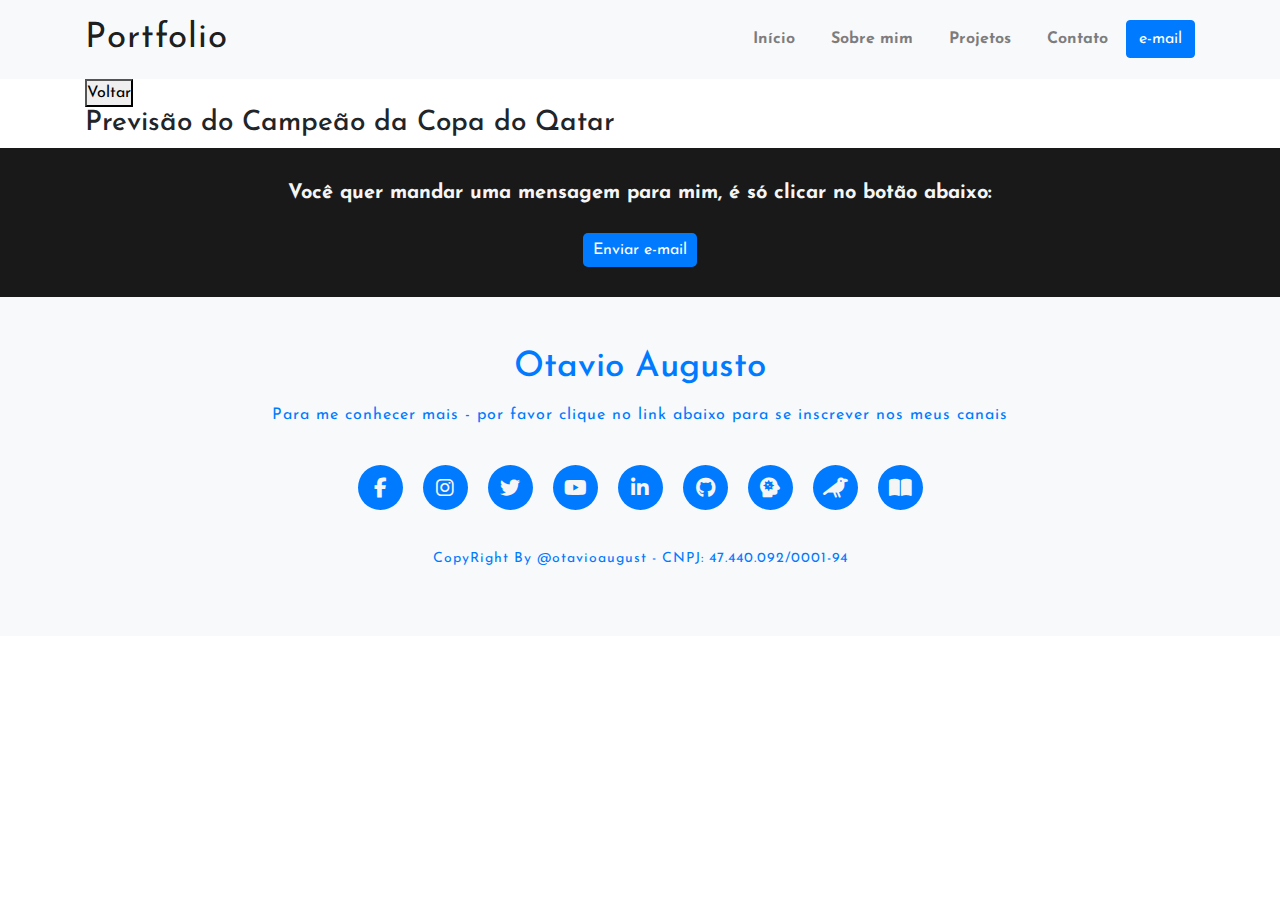
<file: projeto/projeto_03.html>
<!DOCTYPE html>
<html lang="pt-BR">

<head>
    <meta charset="UTF-8">
    <meta name="viewport" content="width=device-width, initial-scale=1.0">
    <link rel="icon" type="image/png" href="img/Icon.png" />
    <link rel="stylesheet" href="../CSS/style.css">
    <link rel="stylesheet" href="../CSS/tab.css">   
    <link rel="stylesheet" href="https://cdnjs.cloudflare.com/ajax/libs/font-awesome/6.2.1/css/all.min.css">
    <link rel="stylesheet" href="https://fonts.googleapis.com/css2?family=Josefin+Sans:ital,wght@0,100;0,200;0,300;0,400;0,500;0,600;0,700;1,100;1,200;1,300;1,400;1,500;1,600;1,700&display=swap">
    <link rel="stylesheet" href="https://stackpath.bootstrapcdn.com/bootstrap/4.5.2/css/bootstrap.min.css">
    <title>Previsão do Campeão da Copa do Qatar - otavioaugust</title>   
</head>

<body>
    <nav class="navbar navbar-expand-lg navbar-light bg-light">
        <div class="container">
            <a class="navbar-brand" href="#">Portfo<span>lio</span></a>
            <button class="navbar-toggler" type="button" data-toggle="collapse" data-target="#navbarNav"
                aria-controls="navbarNav" aria-expanded="false" aria-label="Toggle navigation">
                <i class="fas fa-cog"></i>
            </button>
            <div class="collapse navbar-collapse" id="navbarNav">
                <ul class="navbar-nav ml-auto">
                    <li class="nav-item">
                        <a class="nav-link" href="../index.html">Início</a>
                    </li>
                    <li class="nav-item">
                        <a class="nav-link" href="../asset/sobre.html">Sobre mim</a>
                    </li>
                    <li class="nav-item">
                        <a class="nav-link" href="../asset/projetos.html">Projetos</a>
                    </li>
                    <li class="nav-item">
                        <a class="nav-link" href="../index.html#contatos">Contato</a>
                    </li>
                </ul>
            </div>
            <a href="#contatos" class="btn btn-primary">e-mail</a>
        </div>
    </nav>

    <section>
        <a name="projetos"></a>
        <div class="container">
            <!-- ... Conteúdo anterior permanece inalterado ... -->

            <!-- Adicionando o botão voltar -->
            <button onclick="window.history.back()">Voltar</button>
        </div>
    </section>

    <section>
        <div class="container">
            <h3>Previsão do Campeão da Copa do Qatar</h3>
            <!-- ... Conteúdo anterior permanece inalterado ... -->

            <!-- Adicionando vídeos do YouTube -->
            <div class="youtube-video" data-id="https://www.youtube.com/watch?v=5Q2_2GYiBwM"></div>
            <div class="youtube-video" data-id="https://www.youtube.com/watch?v=7eCjyJ-8Se4&t=7s"></div>
            <!-- Adicione mais vídeos conforme necessário -->
        </div>
    </section>

        <!-- Adicionando a seção de Contato no final de cada projeto -->
        <div class="me-contate">
            <p>Você quer mandar uma mensagem para mim, é só clicar no botão abaixo:</p>
            <a href="mailto:otavioaugust@gmail.com?subject=Quero falar com você&body=Corpo do e-mail">
                <button>Enviar e-mail</button>
            </a>
        </div>
    
        <!--Rodapé--->
        <footer class="bg-light text-center">
            <div class="container">
                <h6>Otavio Augusto</h6>
                <p>Para me conhecer mais - por favor clique no link abaixo para se inscrever nos meus canais</p>
                <div class="Redes-sociais">
                    <a href="https://web.facebook.com/otavioaugust" target="_blank" rel="noopener noreferrer">
                        <i class="fab fa-facebook-f"></i></a>
                    <a href="https://www.instagram.com/otavioaugust/" target="_blank" rel="noopener noreferrer">
                        <i class="fab fa-instagram"></i></a>
                    <a href="https://twitter.com/0tavioaugust" target="_blank" rel="noopener noreferrer">
                        <i class="fab fa-twitter"></i></a>
                    <a href="https://www.youtube.com/@otavioaugust" target="_blank" rel="noopener noreferrer">
                        <i class="fab fa-youtube"></i></a>
                    <a href="https://www.linkedin.com/in/otavioaugust" target="_blank" rel="noopener noreferrer">
                        <i class="fab fa-linkedin-in"></i></a>
                    <a href="https://github.com/otavioaugust1" target="_blank" rel="noopener noreferrer">
                        <i class="fab fa-github"></i></a>
                    <a href="http://lattes.cnpq.br/1250109562083947" target="_blank" rel="noopener noreferrer">
                        <i class="fas fa-head-side-virus"></i></a>
                    <a href="https://www.kooapp.com/profile/otavioaugust" target="_blank" rel="noopener noreferrer">
                        <i class="fas fa-crow"></i></a>
                    <a href="https://otavioaugust-guia.notion.site/7f195bc8a9f14787b12323677fa605b1?v=9c422ca372f94b5ba5546699b7f5c319&pvs=4" target="_blank" rel="noopener noreferrer">
                        <i class="fa-solid fa-book-open"></i></a>
                </div>
                <p class="end">CopyRight By @otavioaugust - CNPJ: 47.440.092/0001-94</p>
            </div>
        </footer>

</body>

<!-- Adicione scripts para carregar os vídeos do YouTube -->
<script src="https://www.youtube.com/iframe_api"></script>
<script src="../script/script.js"></script>

</html>
</file>
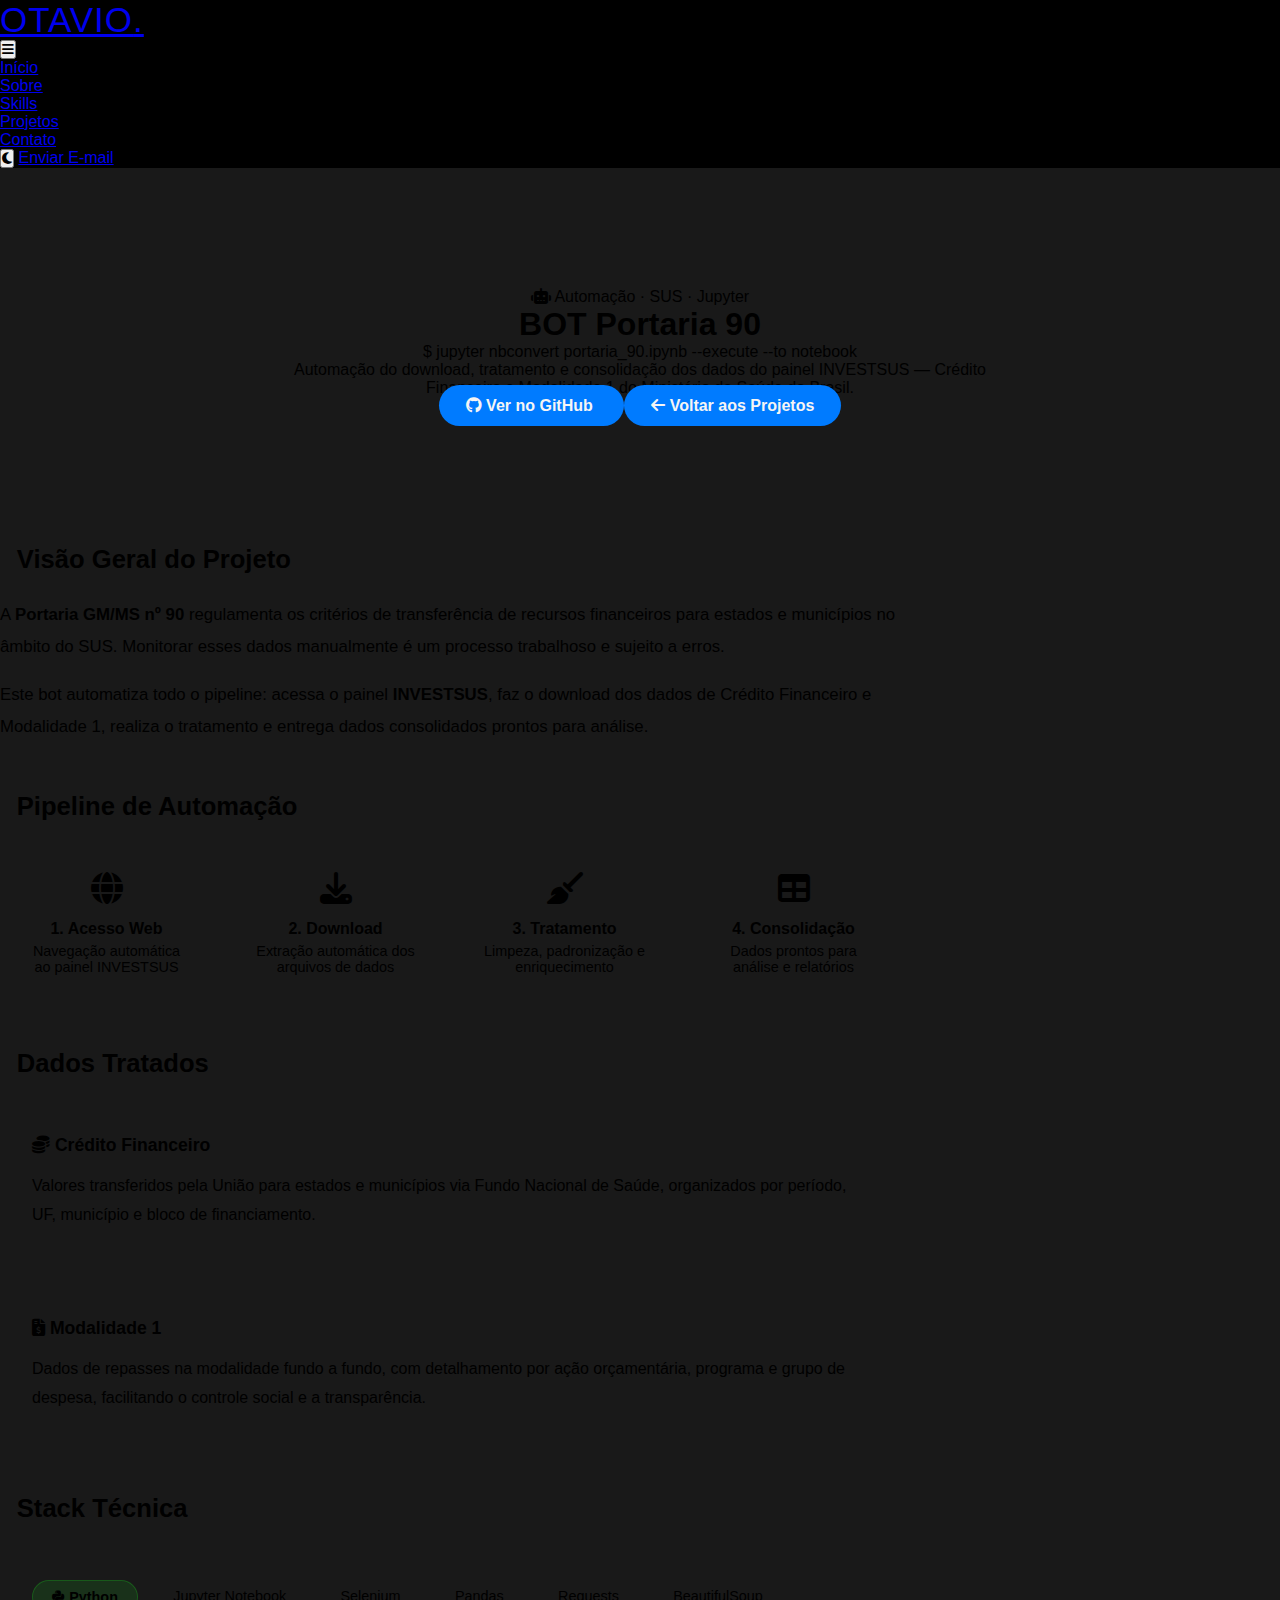
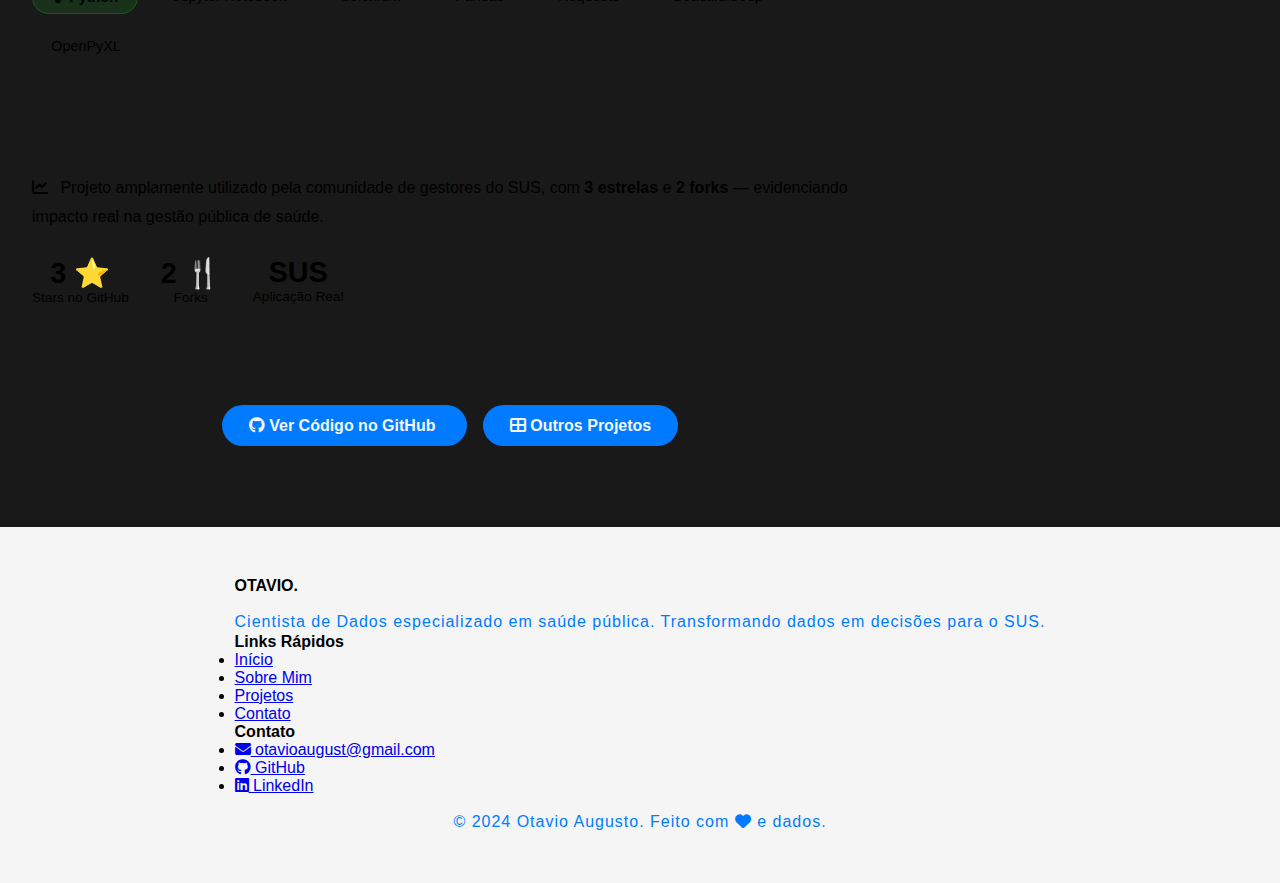
<file: projeto/projeto_04.html>
<!DOCTYPE html>
<html lang="pt-BR">
<head>
    <meta charset="UTF-8">
    <meta name="viewport" content="width=device-width, initial-scale=1.0">
    <meta name="description" content="BOT Portaria 90 - Automação de Dados SUS | Otavio Augusto">
    <meta name="author" content="Otavio Augusto">

    <link rel="icon" type="image/png" href="../img/Icon.png" />
    <link rel="stylesheet" href="../CSS/style.css">
    <link rel="stylesheet" href="https://cdnjs.cloudflare.com/ajax/libs/font-awesome/6.4.0/css/all.min.css">
    <link rel="stylesheet" href="https://fonts.googleapis.com/css2?family=Poppins:wght@300;400;500;600;700&display=swap">
    <title>BOT Portaria 90 | Otavio Augusto</title>
</head>
<body>
    <!-- Navigation -->
    <nav class="navbar">
        <div class="nav-container">
            <div class="navbar-brand">
                <a href="../index.html">OTAVIO<span>.</span></a>
            </div>
            <button class="nav-toggle" id="navToggle">
                <i class="fas fa-bars"></i>
            </button>
            <ul class="nav-menu" id="navMenu">
                <li><a href="../index.html#home" class="nav-link">Início</a></li>
                <li><a href="../index.html#sobre" class="nav-link">Sobre</a></li>
                <li><a href="../index.html#skills" class="nav-link">Skills</a></li>
                <li><a href="../index.html#projetos" class="nav-link">Projetos</a></li>
                <li><a href="../index.html#contatos" class="nav-link">Contato</a></li>
            </ul>
            <div class="nav-actions">
                <button class="dark-toggle" id="darkToggle" title="Alternar modo escuro">
                    <i class="fas fa-moon" id="darkIcon"></i>
                </button>
                <a href="mailto:otavioaugust@gmail.com" class="nav-cta">Enviar E-mail</a>
            </div>
        </div>
    </nav>

    <!-- Project Hero -->
    <section class="hero" style="min-height: 35vh; padding: 120px 20px 60px;">
        <div class="hero-content" style="grid-template-columns: 1fr; text-align: center;">
            <div class="hero-text" style="max-width: 700px; margin: 0 auto;">
                <div class="hero-badge"><i class="fas fa-robot"></i> Automação · SUS · Jupyter</div>
                <h1 class="hero-title">BOT <span class="highlight">Portaria 90</span></h1>
                <p class="hero-subtitle" style="font-size: 1rem;">$ jupyter nbconvert portaria_90.ipynb --execute --to notebook</p>
                <p class="hero-description">Automação do download, tratamento e consolidação dos dados do painel INVESTSUS — Crédito Financeiro e Modalidade 1 do Ministério da Saúde do Brasil.</p>
                <div class="hero-buttons" style="justify-content: center;">
                    <a href="https://github.com/otavioaugust1/BOT_PORTARIA-90" target="_blank" rel="noopener noreferrer" class="btn btn-primary">
                        <i class="fab fa-github"></i> Ver no GitHub
                    </a>
                    <a href="../asset/projetos.html" class="btn btn-secondary">
                        <i class="fas fa-arrow-left"></i> Voltar aos Projetos
                    </a>
                </div>
            </div>
        </div>
    </section>

    <!-- Content -->
    <section style="padding: 60px 0; background-color: var(--bg-white);">
        <div class="container" style="max-width: 900px;">

            <!-- Visão Geral -->
            <div style="margin-bottom: 3rem;">
                <div style="display: flex; align-items: center; gap: 0.8rem; margin-bottom: 1.5rem;">
                    <div style="width: 4px; height: 2rem; background: var(--primary-color); border-radius: 2px;"></div>
                    <h2 style="color: var(--text-dark); font-size: 1.6rem;">Visão Geral do Projeto</h2>
                </div>
                <p style="color: var(--text-light); line-height: 1.9; font-size: 1.05rem; margin-bottom: 1rem;">
                    A <strong style="color: var(--text-dark);">Portaria GM/MS nº 90</strong> regulamenta os critérios de transferência de recursos financeiros para estados e municípios no âmbito do SUS. Monitorar esses dados manualmente é um processo trabalhoso e sujeito a erros.
                </p>
                <p style="color: var(--text-light); line-height: 1.9; font-size: 1.05rem;">
                    Este bot automatiza todo o pipeline: acessa o painel <strong style="color: var(--text-dark);">INVESTSUS</strong>, faz o download dos dados de Crédito Financeiro e Modalidade 1, realiza o tratamento e entrega dados consolidados prontos para análise.
                </p>
            </div>

            <!-- Pipeline -->
            <div style="margin-bottom: 3rem;">
                <div style="display: flex; align-items: center; gap: 0.8rem; margin-bottom: 1.5rem;">
                    <div style="width: 4px; height: 2rem; background: var(--primary-color); border-radius: 2px;"></div>
                    <h2 style="color: var(--text-dark); font-size: 1.6rem;">Pipeline de Automação</h2>
                </div>

                <div style="display: grid; grid-template-columns: repeat(auto-fit, minmax(200px, 1fr)); gap: 1rem; margin-bottom: 2rem;">
                    <div style="background: var(--bg-light); border: 1px solid var(--border-color); border-radius: 12px; padding: 1.5rem; text-align: center;">
                        <div style="color: var(--primary-color); font-size: 2rem; margin-bottom: 0.8rem;"><i class="fas fa-globe"></i></div>
                        <div style="color: var(--text-dark); font-weight: 600; margin-bottom: 0.3rem;">1. Acesso Web</div>
                        <div style="color: var(--text-light); font-size: 0.9rem;">Navegação automática ao painel INVESTSUS</div>
                    </div>
                    <div style="background: var(--bg-light); border: 1px solid var(--border-color); border-radius: 12px; padding: 1.5rem; text-align: center;">
                        <div style="color: var(--primary-color); font-size: 2rem; margin-bottom: 0.8rem;"><i class="fas fa-download"></i></div>
                        <div style="color: var(--text-dark); font-weight: 600; margin-bottom: 0.3rem;">2. Download</div>
                        <div style="color: var(--text-light); font-size: 0.9rem;">Extração automática dos arquivos de dados</div>
                    </div>
                    <div style="background: var(--bg-light); border: 1px solid var(--border-color); border-radius: 12px; padding: 1.5rem; text-align: center;">
                        <div style="color: var(--primary-color); font-size: 2rem; margin-bottom: 0.8rem;"><i class="fas fa-broom"></i></div>
                        <div style="color: var(--text-dark); font-weight: 600; margin-bottom: 0.3rem;">3. Tratamento</div>
                        <div style="color: var(--text-light); font-size: 0.9rem;">Limpeza, padronização e enriquecimento</div>
                    </div>
                    <div style="background: var(--bg-light); border: 1px solid var(--border-color); border-radius: 12px; padding: 1.5rem; text-align: center;">
                        <div style="color: var(--primary-color); font-size: 2rem; margin-bottom: 0.8rem;"><i class="fas fa-table"></i></div>
                        <div style="color: var(--text-dark); font-weight: 600; margin-bottom: 0.3rem;">4. Consolidação</div>
                        <div style="color: var(--text-light); font-size: 0.9rem;">Dados prontos para análise e relatórios</div>
                    </div>
                </div>
            </div>

            <!-- Dados tratados -->
            <div style="margin-bottom: 3rem;">
                <div style="display: flex; align-items: center; gap: 0.8rem; margin-bottom: 1.5rem;">
                    <div style="width: 4px; height: 2rem; background: var(--primary-color); border-radius: 2px;"></div>
                    <h2 style="color: var(--text-dark); font-size: 1.6rem;">Dados Tratados</h2>
                </div>

                <div style="background: var(--bg-light); border: 1px solid var(--border-color); border-radius: 12px; padding: 2rem; margin-bottom: 1.5rem;">
                    <h3 style="color: var(--primary-color); font-size: 1.1rem; margin-bottom: 1rem; font-family: var(--font-mono);"><i class="fas fa-coins"></i> Crédito Financeiro</h3>
                    <p style="color: var(--text-light); line-height: 1.8;">Valores transferidos pela União para estados e municípios via Fundo Nacional de Saúde, organizados por período, UF, município e bloco de financiamento.</p>
                </div>

                <div style="background: var(--bg-light); border: 1px solid var(--border-color); border-radius: 12px; padding: 2rem;">
                    <h3 style="color: var(--primary-color); font-size: 1.1rem; margin-bottom: 1rem; font-family: var(--font-mono);"><i class="fas fa-file-invoice-dollar"></i> Modalidade 1</h3>
                    <p style="color: var(--text-light); line-height: 1.8;">Dados de repasses na modalidade fundo a fundo, com detalhamento por ação orçamentária, programa e grupo de despesa, facilitando o controle social e a transparência.</p>
                </div>
            </div>

            <!-- Stack -->
            <div style="margin-bottom: 3rem;">
                <div style="display: flex; align-items: center; gap: 0.8rem; margin-bottom: 1.5rem;">
                    <div style="width: 4px; height: 2rem; background: var(--primary-color); border-radius: 2px;"></div>
                    <h2 style="color: var(--text-dark); font-size: 1.6rem;">Stack Técnica</h2>
                </div>
                <div style="background: var(--bg-light); border: 1px solid var(--border-color); border-radius: 12px; padding: 2rem;">
                    <div style="display: flex; flex-wrap: wrap; gap: 1rem;">
                        <span style="background: rgba(27,185,31,0.15); color: var(--primary-color); padding: 0.5rem 1.2rem; border-radius: 50px; font-weight: 600; border: 1px solid rgba(27,185,31,0.3); font-family: var(--font-mono); font-size: 0.9rem;"><i class="fab fa-python"></i> Python</span>
                        <span style="background: var(--bg-card); color: var(--text-dark); padding: 0.5rem 1.2rem; border-radius: 50px; border: 1px solid var(--border-color); font-family: var(--font-mono); font-size: 0.9rem;">Jupyter Notebook</span>
                        <span style="background: var(--bg-card); color: var(--text-dark); padding: 0.5rem 1.2rem; border-radius: 50px; border: 1px solid var(--border-color); font-family: var(--font-mono); font-size: 0.9rem;">Selenium</span>
                        <span style="background: var(--bg-card); color: var(--text-dark); padding: 0.5rem 1.2rem; border-radius: 50px; border: 1px solid var(--border-color); font-family: var(--font-mono); font-size: 0.9rem;">Pandas</span>
                        <span style="background: var(--bg-card); color: var(--text-dark); padding: 0.5rem 1.2rem; border-radius: 50px; border: 1px solid var(--border-color); font-family: var(--font-mono); font-size: 0.9rem;">Requests</span>
                        <span style="background: var(--bg-card); color: var(--text-dark); padding: 0.5rem 1.2rem; border-radius: 50px; border: 1px solid var(--border-color); font-family: var(--font-mono); font-size: 0.9rem;">BeautifulSoup</span>
                        <span style="background: var(--bg-card); color: var(--text-dark); padding: 0.5rem 1.2rem; border-radius: 50px; border: 1px solid var(--border-color); font-family: var(--font-mono); font-size: 0.9rem;">OpenPyXL</span>
                    </div>
                </div>
            </div>

            <!-- Stats -->
            <div style="background: var(--bg-light); border: 1px solid var(--border-color); border-left: 4px solid var(--primary-color); border-radius: 12px; padding: 2rem; margin-bottom: 3rem;">
                <p style="color: var(--text-light); line-height: 1.8; margin-bottom: 1.5rem;">
                    <i class="fas fa-chart-line" style="color: var(--primary-color); margin-right: 0.5rem;"></i>
                    Projeto amplamente utilizado pela comunidade de gestores do SUS, com <strong style="color: var(--primary-color);">3 estrelas</strong> e <strong style="color: var(--primary-color);">2 forks</strong> — evidenciando impacto real na gestão pública de saúde.
                </p>
                <div style="display: flex; gap: 2rem; flex-wrap: wrap;">
                    <div style="text-align: center;">
                        <div style="font-size: 1.8rem; font-weight: 700; color: var(--primary-color); font-family: var(--font-mono);">3 ⭐</div>
                        <div style="color: var(--text-light); font-size: 0.85rem;">Stars no GitHub</div>
                    </div>
                    <div style="text-align: center;">
                        <div style="font-size: 1.8rem; font-weight: 700; color: var(--primary-color); font-family: var(--font-mono);">2 🍴</div>
                        <div style="color: var(--text-light); font-size: 0.85rem;">Forks</div>
                    </div>
                    <div style="text-align: center;">
                        <div style="font-size: 1.8rem; font-weight: 700; color: var(--primary-color); font-family: var(--font-mono);">SUS</div>
                        <div style="color: var(--text-light); font-size: 0.85rem;">Aplicação Real</div>
                    </div>
                </div>
            </div>

            <div style="text-align: center; padding: 2rem;">
                <a href="https://github.com/otavioaugust1/BOT_PORTARIA-90" target="_blank" rel="noopener noreferrer" class="btn btn-primary" style="margin-right: 1rem;">
                    <i class="fab fa-github"></i> Ver Código no GitHub
                </a>
                <a href="../asset/projetos.html" class="btn btn-secondary">
                    <i class="fas fa-th-large"></i> Outros Projetos
                </a>
            </div>
        </div>
    </section>

    <!-- Footer -->
    <footer class="footer">
        <div class="container">
            <div class="footer-content">
                <div class="footer-section">
                    <h4>OTAVIO<span style="color: var(--primary-color);">.</span></h4>
                    <p>Cientista de Dados especializado em saúde pública. Transformando dados em decisões para o SUS.</p>
                </div>
                <div class="footer-section">
                    <h4>Links Rápidos</h4>
                    <ul>
                        <li><a href="../index.html">Início</a></li>
                        <li><a href="../asset/sobre.html">Sobre Mim</a></li>
                        <li><a href="../asset/projetos.html">Projetos</a></li>
                        <li><a href="../index.html#contatos">Contato</a></li>
                    </ul>
                </div>
                <div class="footer-section">
                    <h4>Contato</h4>
                    <ul>
                        <li><a href="mailto:otavioaugust@gmail.com"><i class="fas fa-envelope"></i> otavioaugust@gmail.com</a></li>
                        <li><a href="https://github.com/otavioaugust1" target="_blank" rel="noopener noreferrer"><i class="fab fa-github"></i> GitHub</a></li>
                        <li><a href="https://www.linkedin.com/in/otavioaugust" target="_blank" rel="noopener noreferrer"><i class="fab fa-linkedin"></i> LinkedIn</a></li>
                    </ul>
                </div>
            </div>
            <div class="footer-bottom">
                <p>&copy; 2024 Otavio Augusto. Feito com <i class="fas fa-heart" style="color: var(--primary-color);"></i> e dados.</p>
            </div>
        </div>
    </footer>

    <script src="../script/script.js"></script>
</body>
</html>
</file>
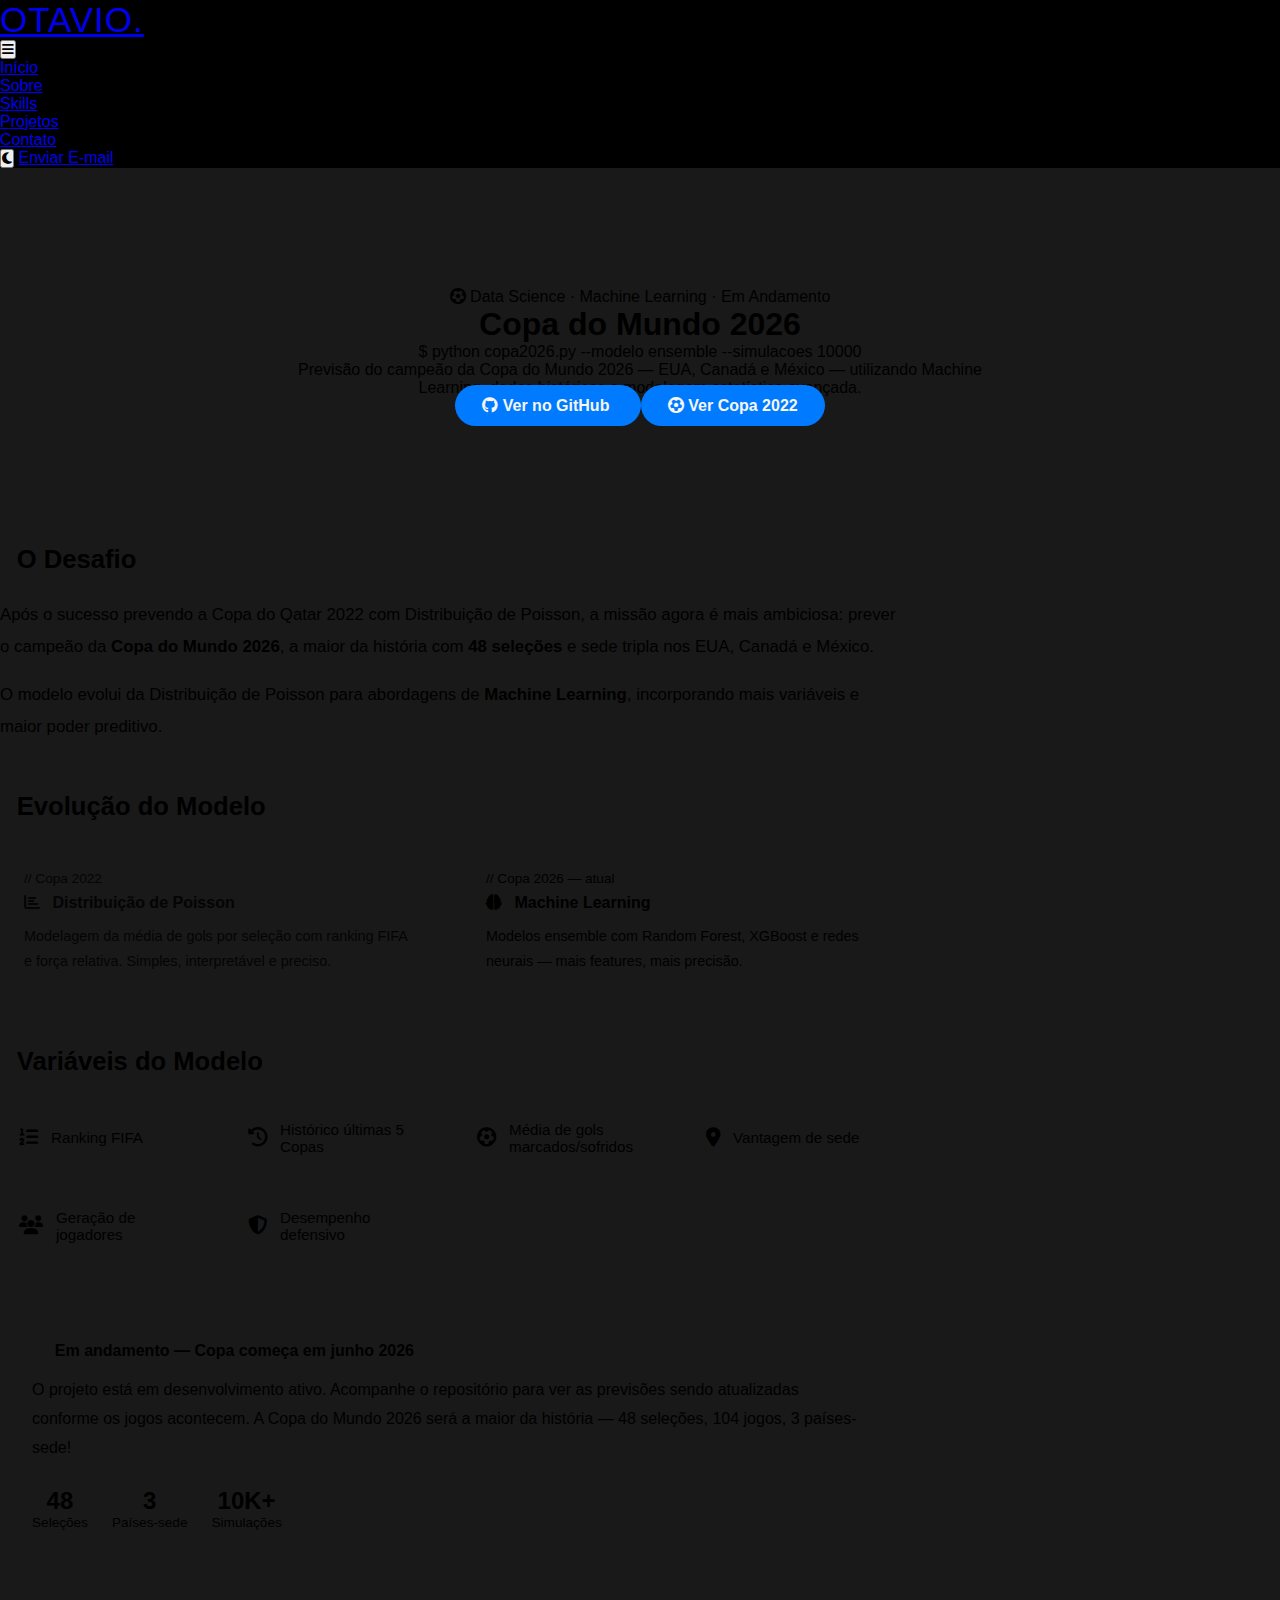
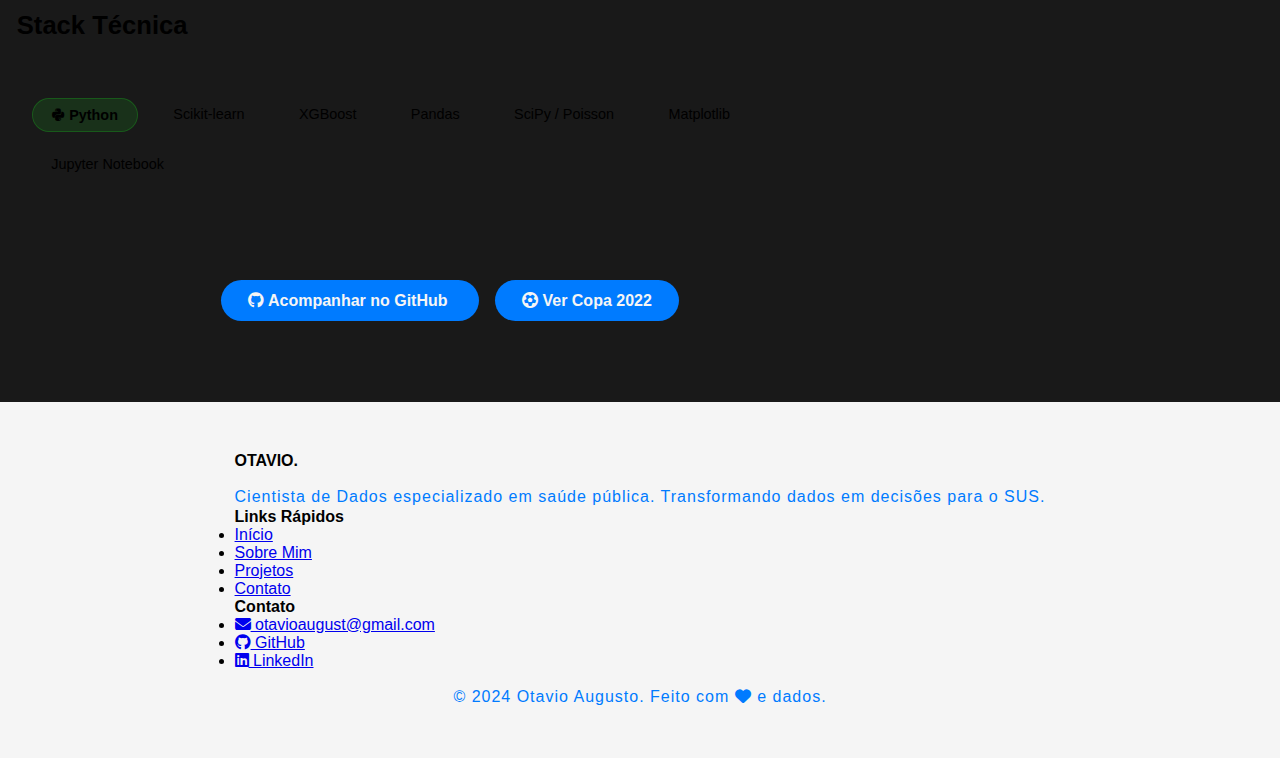
<file: projeto/projeto_05.html>
<!DOCTYPE html>
<html lang="pt-BR">
<head>
    <meta charset="UTF-8">
    <meta name="viewport" content="width=device-width, initial-scale=1.0">
    <meta name="description" content="Data Science Copa do Mundo 2026 - Previsão com Machine Learning | Otavio Augusto">
    <meta name="author" content="Otavio Augusto">

    <link rel="icon" type="image/png" href="../img/Icon.png" />
    <link rel="stylesheet" href="../CSS/style.css">
    <link rel="stylesheet" href="https://cdnjs.cloudflare.com/ajax/libs/font-awesome/6.4.0/css/all.min.css">
    <link rel="stylesheet" href="https://fonts.googleapis.com/css2?family=Poppins:wght@300;400;500;600;700&display=swap">
    <title>Copa do Mundo 2026 | Otavio Augusto</title>
</head>
<body>
    <!-- Navigation -->
    <nav class="navbar">
        <div class="nav-container">
            <div class="navbar-brand">
                <a href="../index.html">OTAVIO<span>.</span></a>
            </div>
            <button class="nav-toggle" id="navToggle">
                <i class="fas fa-bars"></i>
            </button>
            <ul class="nav-menu" id="navMenu">
                <li><a href="../index.html#home" class="nav-link">Início</a></li>
                <li><a href="../index.html#sobre" class="nav-link">Sobre</a></li>
                <li><a href="../index.html#skills" class="nav-link">Skills</a></li>
                <li><a href="../index.html#projetos" class="nav-link">Projetos</a></li>
                <li><a href="../index.html#contatos" class="nav-link">Contato</a></li>
            </ul>
            <div class="nav-actions">
                <button class="dark-toggle" id="darkToggle" title="Alternar modo escuro">
                    <i class="fas fa-moon" id="darkIcon"></i>
                </button>
                <a href="mailto:otavioaugust@gmail.com" class="nav-cta">Enviar E-mail</a>
            </div>
        </div>
    </nav>

    <!-- Project Hero -->
    <section class="hero" style="min-height: 35vh; padding: 120px 20px 60px;">
        <div class="hero-content" style="grid-template-columns: 1fr; text-align: center;">
            <div class="hero-text" style="max-width: 700px; margin: 0 auto;">
                <div class="hero-badge"><i class="fas fa-futbol"></i> Data Science · Machine Learning · Em Andamento</div>
                <h1 class="hero-title">Copa do Mundo <span class="highlight">2026</span></h1>
                <p class="hero-subtitle" style="font-size: 1rem;">$ python copa2026.py --modelo ensemble --simulacoes 10000</p>
                <p class="hero-description">Previsão do campeão da Copa do Mundo 2026 — EUA, Canadá e México — utilizando Machine Learning, dados históricos e modelagem estatística avançada.</p>
                <div class="hero-buttons" style="justify-content: center;">
                    <a href="https://github.com/otavioaugust1/DATA_SCIENCE_COPA_DO_MUNDO_2026" target="_blank" rel="noopener noreferrer" class="btn btn-primary">
                        <i class="fab fa-github"></i> Ver no GitHub
                    </a>
                    <a href="../projeto/projeto_02.html" class="btn btn-secondary">
                        <i class="fas fa-futbol"></i> Ver Copa 2022
                    </a>
                </div>
            </div>
        </div>
    </section>

    <!-- Content -->
    <section style="padding: 60px 0; background-color: var(--bg-white);">
        <div class="container" style="max-width: 900px;">

            <!-- Visão Geral -->
            <div style="margin-bottom: 3rem;">
                <div style="display: flex; align-items: center; gap: 0.8rem; margin-bottom: 1.5rem;">
                    <div style="width: 4px; height: 2rem; background: var(--primary-color); border-radius: 2px;"></div>
                    <h2 style="color: var(--text-dark); font-size: 1.6rem;">O Desafio</h2>
                </div>
                <p style="color: var(--text-light); line-height: 1.9; font-size: 1.05rem; margin-bottom: 1rem;">
                    Após o sucesso prevendo a Copa do Qatar 2022 com Distribuição de Poisson, a missão agora é mais ambiciosa: prever o campeão da <strong style="color: var(--text-dark);">Copa do Mundo 2026</strong>, a maior da história com <strong style="color: var(--primary-color);">48 seleções</strong> e sede tripla nos EUA, Canadá e México.
                </p>
                <p style="color: var(--text-light); line-height: 1.9; font-size: 1.05rem;">
                    O modelo evolui da Distribuição de Poisson para abordagens de <strong style="color: var(--text-dark);">Machine Learning</strong>, incorporando mais variáveis e maior poder preditivo.
                </p>
            </div>

            <!-- Evolução do modelo -->
            <div style="margin-bottom: 3rem;">
                <div style="display: flex; align-items: center; gap: 0.8rem; margin-bottom: 1.5rem;">
                    <div style="width: 4px; height: 2rem; background: var(--primary-color); border-radius: 2px;"></div>
                    <h2 style="color: var(--text-dark); font-size: 1.6rem;">Evolução do Modelo</h2>
                </div>

                <div style="display: grid; grid-template-columns: 1fr 1fr; gap: 1.5rem; margin-bottom: 2rem;">
                    <div style="background: var(--bg-light); border: 1px solid var(--border-color); border-radius: 12px; padding: 1.5rem; opacity: 0.8;">
                        <div style="font-size: 0.85rem; color: var(--text-light); font-family: var(--font-mono); margin-bottom: 0.5rem;">// Copa 2022</div>
                        <h4 style="color: var(--text-dark); margin-bottom: 0.8rem;"><i class="fas fa-chart-bar" style="color: var(--primary-color); margin-right: 0.5rem;"></i> Distribuição de Poisson</h4>
                        <p style="color: var(--text-light); font-size: 0.9rem; line-height: 1.7;">Modelagem da média de gols por seleção com ranking FIFA e força relativa. Simples, interpretável e preciso.</p>
                    </div>
                    <div style="background: var(--bg-light); border: 2px solid var(--primary-color); border-radius: 12px; padding: 1.5rem;">
                        <div style="font-size: 0.85rem; color: var(--primary-color); font-family: var(--font-mono); margin-bottom: 0.5rem;">// Copa 2026 — atual</div>
                        <h4 style="color: var(--text-dark); margin-bottom: 0.8rem;"><i class="fas fa-brain" style="color: var(--primary-color); margin-right: 0.5rem;"></i> Machine Learning</h4>
                        <p style="color: var(--text-light); font-size: 0.9rem; line-height: 1.7;">Modelos ensemble com Random Forest, XGBoost e redes neurais — mais features, mais precisão.</p>
                    </div>
                </div>
            </div>

            <!-- Features do modelo -->
            <div style="margin-bottom: 3rem;">
                <div style="display: flex; align-items: center; gap: 0.8rem; margin-bottom: 1.5rem;">
                    <div style="width: 4px; height: 2rem; background: var(--primary-color); border-radius: 2px;"></div>
                    <h2 style="color: var(--text-dark); font-size: 1.6rem;">Variáveis do Modelo</h2>
                </div>
                <div style="display: grid; grid-template-columns: repeat(auto-fit, minmax(200px, 1fr)); gap: 1rem;">
                    <div style="background: var(--bg-light); border: 1px solid var(--border-color); border-radius: 12px; padding: 1.2rem; display: flex; align-items: center; gap: 0.8rem;">
                        <i class="fas fa-list-ol" style="color: var(--primary-color); font-size: 1.2rem;"></i>
                        <span style="color: var(--text-dark); font-size: 0.95rem;">Ranking FIFA</span>
                    </div>
                    <div style="background: var(--bg-light); border: 1px solid var(--border-color); border-radius: 12px; padding: 1.2rem; display: flex; align-items: center; gap: 0.8rem;">
                        <i class="fas fa-history" style="color: var(--primary-color); font-size: 1.2rem;"></i>
                        <span style="color: var(--text-dark); font-size: 0.95rem;">Histórico últimas 5 Copas</span>
                    </div>
                    <div style="background: var(--bg-light); border: 1px solid var(--border-color); border-radius: 12px; padding: 1.2rem; display: flex; align-items: center; gap: 0.8rem;">
                        <i class="fas fa-futbol" style="color: var(--primary-color); font-size: 1.2rem;"></i>
                        <span style="color: var(--text-dark); font-size: 0.95rem;">Média de gols marcados/sofridos</span>
                    </div>
                    <div style="background: var(--bg-light); border: 1px solid var(--border-color); border-radius: 12px; padding: 1.2rem; display: flex; align-items: center; gap: 0.8rem;">
                        <i class="fas fa-map-marker-alt" style="color: var(--primary-color); font-size: 1.2rem;"></i>
                        <span style="color: var(--text-dark); font-size: 0.95rem;">Vantagem de sede</span>
                    </div>
                    <div style="background: var(--bg-light); border: 1px solid var(--border-color); border-radius: 12px; padding: 1.2rem; display: flex; align-items: center; gap: 0.8rem;">
                        <i class="fas fa-users" style="color: var(--primary-color); font-size: 1.2rem;"></i>
                        <span style="color: var(--text-dark); font-size: 0.95rem;">Geração de jogadores</span>
                    </div>
                    <div style="background: var(--bg-light); border: 1px solid var(--border-color); border-radius: 12px; padding: 1.2rem; display: flex; align-items: center; gap: 0.8rem;">
                        <i class="fas fa-shield-alt" style="color: var(--primary-color); font-size: 1.2rem;"></i>
                        <span style="color: var(--text-dark); font-size: 0.95rem;">Desempenho defensivo</span>
                    </div>
                </div>
            </div>

            <!-- Status -->
            <div style="background: var(--bg-light); border: 1px solid var(--border-color); border-left: 4px solid var(--primary-color); border-radius: 12px; padding: 2rem; margin-bottom: 3rem;">
                <div style="display: flex; align-items: center; gap: 0.8rem; margin-bottom: 1rem;">
                    <div style="width: 10px; height: 10px; background: var(--primary-color); border-radius: 50%; animation: pulse 2s infinite;"></div>
                    <span style="color: var(--primary-color); font-weight: 600; font-family: var(--font-mono);">Em andamento — Copa começa em junho 2026</span>
                </div>
                <p style="color: var(--text-light); line-height: 1.8;">
                    O projeto está em desenvolvimento ativo. Acompanhe o repositório para ver as previsões sendo atualizadas conforme os jogos acontecem. A Copa do Mundo 2026 será a maior da história — 48 seleções, 104 jogos, 3 países-sede!
                </p>
                <div style="margin-top: 1.5rem; display: flex; flex-wrap: wrap; gap: 1.5rem;">
                    <div style="text-align: center;">
                        <div style="font-size: 1.5rem; font-weight: 700; color: var(--primary-color); font-family: var(--font-mono);">48</div>
                        <div style="color: var(--text-light); font-size: 0.85rem;">Seleções</div>
                    </div>
                    <div style="text-align: center;">
                        <div style="font-size: 1.5rem; font-weight: 700; color: var(--primary-color); font-family: var(--font-mono);">3</div>
                        <div style="color: var(--text-light); font-size: 0.85rem;">Países-sede</div>
                    </div>
                    <div style="text-align: center;">
                        <div style="font-size: 1.5rem; font-weight: 700; color: var(--primary-color); font-family: var(--font-mono);">10K+</div>
                        <div style="color: var(--text-light); font-size: 0.85rem;">Simulações</div>
                    </div>
                </div>
            </div>

            <!-- Stack -->
            <div style="margin-bottom: 3rem;">
                <div style="display: flex; align-items: center; gap: 0.8rem; margin-bottom: 1.5rem;">
                    <div style="width: 4px; height: 2rem; background: var(--primary-color); border-radius: 2px;"></div>
                    <h2 style="color: var(--text-dark); font-size: 1.6rem;">Stack Técnica</h2>
                </div>
                <div style="background: var(--bg-light); border: 1px solid var(--border-color); border-radius: 12px; padding: 2rem;">
                    <div style="display: flex; flex-wrap: wrap; gap: 1rem;">
                        <span style="background: rgba(27,185,31,0.15); color: var(--primary-color); padding: 0.5rem 1.2rem; border-radius: 50px; font-weight: 600; border: 1px solid rgba(27,185,31,0.3); font-family: var(--font-mono); font-size: 0.9rem;"><i class="fab fa-python"></i> Python</span>
                        <span style="background: var(--bg-card); color: var(--text-dark); padding: 0.5rem 1.2rem; border-radius: 50px; border: 1px solid var(--border-color); font-family: var(--font-mono); font-size: 0.9rem;">Scikit-learn</span>
                        <span style="background: var(--bg-card); color: var(--text-dark); padding: 0.5rem 1.2rem; border-radius: 50px; border: 1px solid var(--border-color); font-family: var(--font-mono); font-size: 0.9rem;">XGBoost</span>
                        <span style="background: var(--bg-card); color: var(--text-dark); padding: 0.5rem 1.2rem; border-radius: 50px; border: 1px solid var(--border-color); font-family: var(--font-mono); font-size: 0.9rem;">Pandas</span>
                        <span style="background: var(--bg-card); color: var(--text-dark); padding: 0.5rem 1.2rem; border-radius: 50px; border: 1px solid var(--border-color); font-family: var(--font-mono); font-size: 0.9rem;">SciPy / Poisson</span>
                        <span style="background: var(--bg-card); color: var(--text-dark); padding: 0.5rem 1.2rem; border-radius: 50px; border: 1px solid var(--border-color); font-family: var(--font-mono); font-size: 0.9rem;">Matplotlib</span>
                        <span style="background: var(--bg-card); color: var(--text-dark); padding: 0.5rem 1.2rem; border-radius: 50px; border: 1px solid var(--border-color); font-family: var(--font-mono); font-size: 0.9rem;">Jupyter Notebook</span>
                    </div>
                </div>
            </div>

            <div style="text-align: center; padding: 2rem;">
                <a href="https://github.com/otavioaugust1/DATA_SCIENCE_COPA_DO_MUNDO_2026" target="_blank" rel="noopener noreferrer" class="btn btn-primary" style="margin-right: 1rem;">
                    <i class="fab fa-github"></i> Acompanhar no GitHub
                </a>
                <a href="./projeto_02.html" class="btn btn-secondary">
                    <i class="fas fa-futbol"></i> Ver Copa 2022
                </a>
            </div>
        </div>
    </section>

    <!-- Footer -->
    <footer class="footer">
        <div class="container">
            <div class="footer-content">
                <div class="footer-section">
                    <h4>OTAVIO<span style="color: var(--primary-color);">.</span></h4>
                    <p>Cientista de Dados especializado em saúde pública. Transformando dados em decisões para o SUS.</p>
                </div>
                <div class="footer-section">
                    <h4>Links Rápidos</h4>
                    <ul>
                        <li><a href="../index.html">Início</a></li>
                        <li><a href="../asset/sobre.html">Sobre Mim</a></li>
                        <li><a href="../asset/projetos.html">Projetos</a></li>
                        <li><a href="../index.html#contatos">Contato</a></li>
                    </ul>
                </div>
                <div class="footer-section">
                    <h4>Contato</h4>
                    <ul>
                        <li><a href="mailto:otavioaugust@gmail.com"><i class="fas fa-envelope"></i> otavioaugust@gmail.com</a></li>
                        <li><a href="https://github.com/otavioaugust1" target="_blank" rel="noopener noreferrer"><i class="fab fa-github"></i> GitHub</a></li>
                        <li><a href="https://www.linkedin.com/in/otavioaugust" target="_blank" rel="noopener noreferrer"><i class="fab fa-linkedin"></i> LinkedIn</a></li>
                    </ul>
                </div>
            </div>
            <div class="footer-bottom">
                <p>&copy; 2024 Otavio Augusto. Feito com <i class="fas fa-heart" style="color: var(--primary-color);"></i> e dados.</p>
            </div>
        </div>
    </footer>

    <script src="../script/script.js"></script>
</body>
</html>
</file>
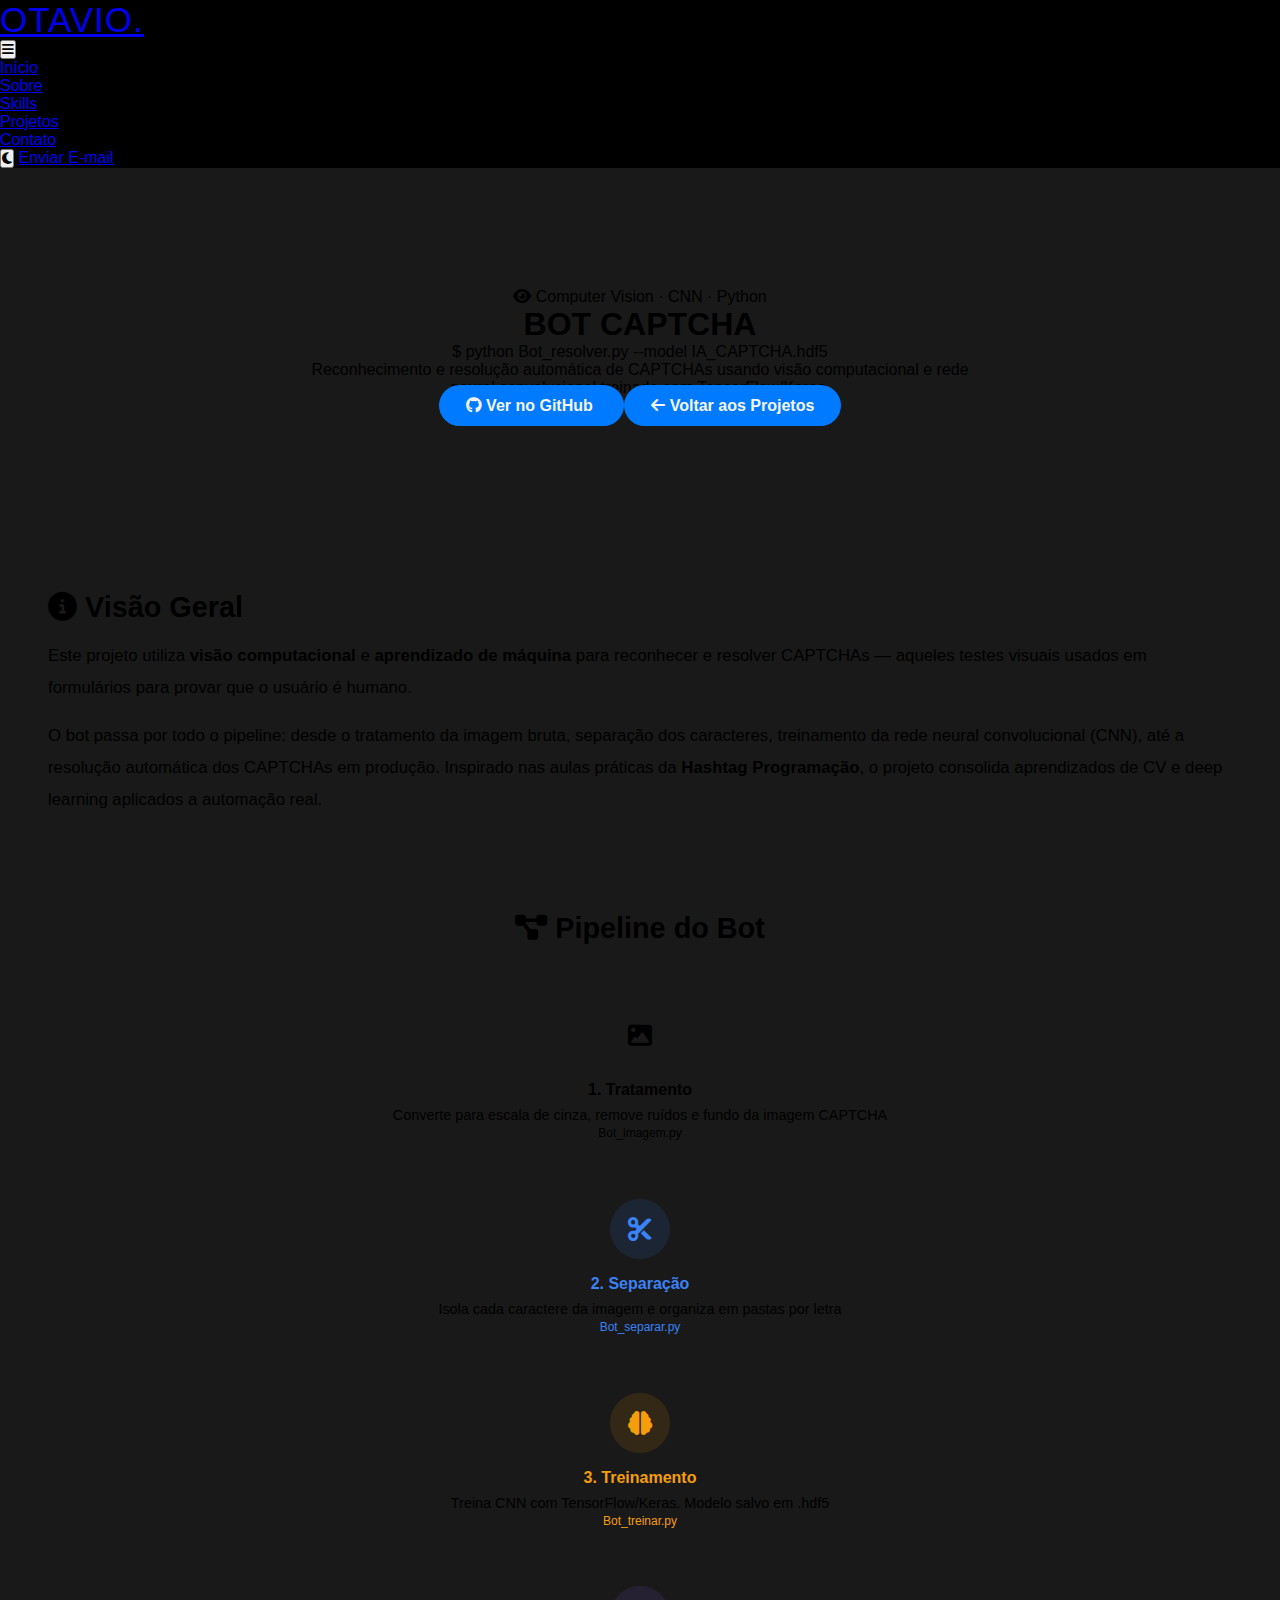
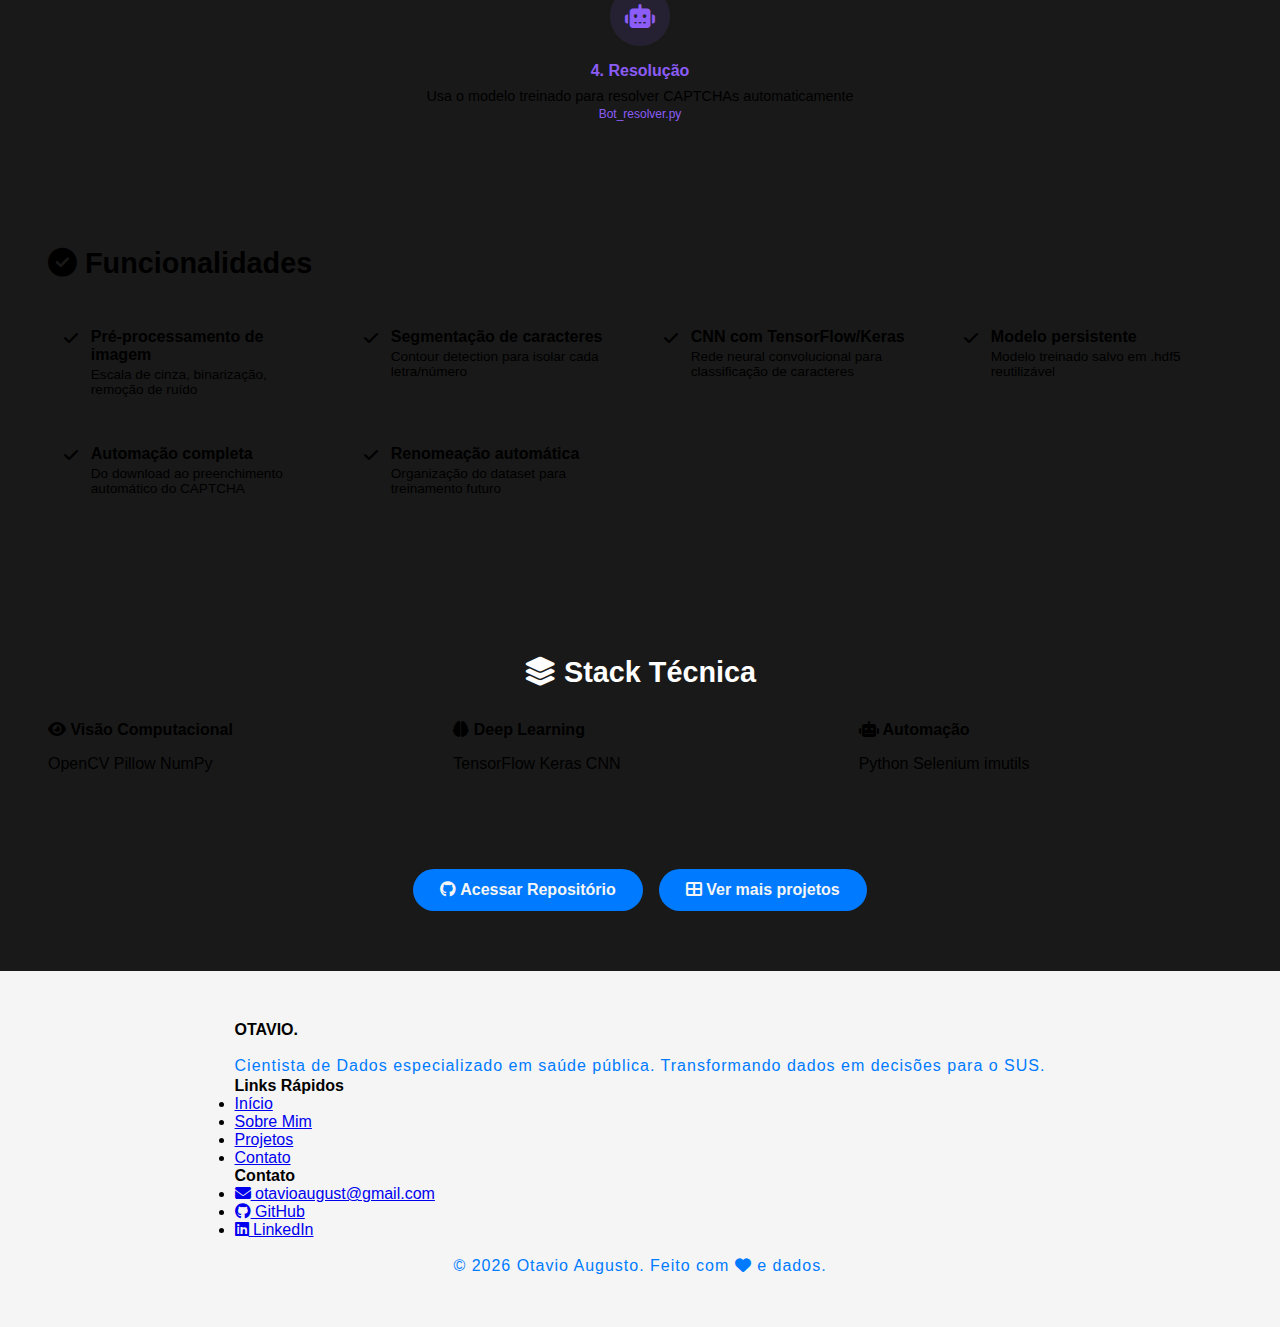
<file: projeto/projeto_06.html>
<!DOCTYPE html>
<html lang="pt-BR">
<head>
    <meta charset="UTF-8">
    <meta name="viewport" content="width=device-width, initial-scale=1.0">
    <meta name="description" content="BOT Reconhecimento de CAPTCHA com Visão Computacional | Otavio Augusto">
    <meta name="author" content="Otavio Augusto">

    <link rel="icon" type="image/png" href="../img/Icon.png" />
    <link rel="stylesheet" href="../CSS/style.css">
    <link rel="stylesheet" href="https://cdnjs.cloudflare.com/ajax/libs/font-awesome/6.4.0/css/all.min.css">
    <link rel="stylesheet" href="https://fonts.googleapis.com/css2?family=Poppins:wght@300;400;500;600;700&display=swap">
    <title>BOT CAPTCHA | Otavio Augusto</title>
</head>
<body>
    <!-- Navigation -->
    <nav class="navbar">
        <div class="nav-container">
            <div class="navbar-brand">
                <a href="../index.html">OTAVIO<span>.</span></a>
            </div>
            <button class="nav-toggle" id="navToggle">
                <i class="fas fa-bars"></i>
            </button>
            <ul class="nav-menu" id="navMenu">
                <li><a href="../index.html#home" class="nav-link">Início</a></li>
                <li><a href="../index.html#sobre" class="nav-link">Sobre</a></li>
                <li><a href="../index.html#skills" class="nav-link">Skills</a></li>
                <li><a href="../asset/projetos.html" class="nav-link">Projetos</a></li>
                <li><a href="../index.html#contatos" class="nav-link">Contato</a></li>
            </ul>
            <div class="nav-actions">
                <button class="dark-toggle" id="darkToggle" title="Alternar modo escuro">
                    <i class="fas fa-moon" id="darkIcon"></i>
                </button>
                <a href="mailto:otavioaugust@gmail.com" class="nav-cta">Enviar E-mail</a>
            </div>
        </div>
    </nav>

    <!-- Project Hero -->
    <section class="hero" style="min-height: 35vh; padding: 120px 20px 60px;">
        <div class="hero-content" style="grid-template-columns: 1fr; text-align: center;">
            <div class="hero-text" style="max-width: 700px; margin: 0 auto;">
                <div class="hero-badge"><i class="fas fa-eye"></i> Computer Vision · CNN · Python</div>
                <h1 class="hero-title">BOT <span class="highlight">CAPTCHA</span></h1>
                <p class="hero-subtitle" style="font-size: 1rem;">$ python Bot_resolver.py --model IA_CAPTCHA.hdf5</p>
                <p class="hero-description">Reconhecimento e resolução automática de CAPTCHAs usando visão computacional e rede neural convolucional treinada com TensorFlow/Keras.</p>
                <div class="hero-buttons" style="justify-content: center;">
                    <a href="https://github.com/otavioaugust1/HashTag_Reconhecimento_CAPTCHA" target="_blank" rel="noopener noreferrer" class="btn btn-primary">
                        <i class="fab fa-github"></i> Ver no GitHub
                    </a>
                    <a href="../asset/projetos.html" class="btn btn-secondary">
                        <i class="fas fa-arrow-left"></i> Voltar aos Projetos
                    </a>
                </div>
            </div>
        </div>
    </section>

    <!-- Main Content -->
    <section style="padding: 60px 0; background-color: var(--bg-light);">
        <div class="container">

            <!-- Overview -->
            <div style="background: var(--bg-card); padding: 3rem; border-radius: 15px; box-shadow: var(--shadow); margin-bottom: 3rem;">
                <h2 style="color: var(--text-dark); margin-bottom: 1rem; font-size: 1.8rem;">
                    <i class="fas fa-info-circle" style="color: var(--primary-color);"></i> Visão Geral
                </h2>
                <p style="color: var(--text-light); font-size: 1.05rem; line-height: 1.9; margin-bottom: 1rem;">
                    Este projeto utiliza <strong>visão computacional</strong> e <strong>aprendizado de máquina</strong> para reconhecer e resolver CAPTCHAs — aqueles testes visuais usados em formulários para provar que o usuário é humano.
                </p>
                <p style="color: var(--text-light); font-size: 1.05rem; line-height: 1.9;">
                    O bot passa por todo o pipeline: desde o tratamento da imagem bruta, separação dos caracteres, treinamento da rede neural convolucional (CNN), até a resolução automática dos CAPTCHAs em produção.
                    Inspirado nas aulas práticas da <strong>Hashtag Programação</strong>, o projeto consolida aprendizados de CV e deep learning aplicados a automação real.
                </p>
            </div>

            <!-- Pipeline -->
            <div style="margin-bottom: 3rem;">
                <h2 style="color: var(--text-dark); margin-bottom: 2rem; font-size: 1.8rem; text-align: center;">
                    <i class="fas fa-project-diagram" style="color: var(--primary-color);"></i> Pipeline do Bot
                </h2>
                <div class="projects-grid" style="grid-template-columns: repeat(auto-fit, minmax(200px, 1fr));">

                    <div style="background: var(--bg-card); border: 1px solid var(--border-color); border-radius: 12px; padding: 1.8rem; text-align: center; box-shadow: var(--shadow);">
                        <div style="width: 60px; height: 60px; background: var(--primary-glow); border-radius: 50%; display: flex; align-items: center; justify-content: center; margin: 0 auto 1rem; font-size: 1.5rem; color: var(--primary-color);">
                            <i class="fas fa-image"></i>
                        </div>
                        <h4 style="color: var(--primary-color); margin-bottom: 0.5rem;">1. Tratamento</h4>
                        <p style="color: var(--text-light); font-size: 0.9rem;">Converte para escala de cinza, remove ruídos e fundo da imagem CAPTCHA</p>
                        <code style="font-size: 0.75rem; color: var(--primary-color); background: var(--bg-light); padding: 2px 6px; border-radius: 4px;">Bot_imagem.py</code>
                    </div>

                    <div style="background: var(--bg-card); border: 1px solid var(--border-color); border-radius: 12px; padding: 1.8rem; text-align: center; box-shadow: var(--shadow);">
                        <div style="width: 60px; height: 60px; background: rgba(59,130,246,0.12); border-radius: 50%; display: flex; align-items: center; justify-content: center; margin: 0 auto 1rem; font-size: 1.5rem; color: #3b82f6;">
                            <i class="fas fa-cut"></i>
                        </div>
                        <h4 style="color: #3b82f6; margin-bottom: 0.5rem;">2. Separação</h4>
                        <p style="color: var(--text-light); font-size: 0.9rem;">Isola cada caractere da imagem e organiza em pastas por letra</p>
                        <code style="font-size: 0.75rem; color: #3b82f6; background: var(--bg-light); padding: 2px 6px; border-radius: 4px;">Bot_separar.py</code>
                    </div>

                    <div style="background: var(--bg-card); border: 1px solid var(--border-color); border-radius: 12px; padding: 1.8rem; text-align: center; box-shadow: var(--shadow);">
                        <div style="width: 60px; height: 60px; background: rgba(245,158,11,0.12); border-radius: 50%; display: flex; align-items: center; justify-content: center; margin: 0 auto 1rem; font-size: 1.5rem; color: #f59e0b;">
                            <i class="fas fa-brain"></i>
                        </div>
                        <h4 style="color: #f59e0b; margin-bottom: 0.5rem;">3. Treinamento</h4>
                        <p style="color: var(--text-light); font-size: 0.9rem;">Treina CNN com TensorFlow/Keras. Modelo salvo em <code>.hdf5</code></p>
                        <code style="font-size: 0.75rem; color: #f59e0b; background: var(--bg-light); padding: 2px 6px; border-radius: 4px;">Bot_treinar.py</code>
                    </div>

                    <div style="background: var(--bg-card); border: 1px solid var(--border-color); border-radius: 12px; padding: 1.8rem; text-align: center; box-shadow: var(--shadow);">
                        <div style="width: 60px; height: 60px; background: rgba(139,92,246,0.12); border-radius: 50%; display: flex; align-items: center; justify-content: center; margin: 0 auto 1rem; font-size: 1.5rem; color: #8b5cf6;">
                            <i class="fas fa-robot"></i>
                        </div>
                        <h4 style="color: #8b5cf6; margin-bottom: 0.5rem;">4. Resolução</h4>
                        <p style="color: var(--text-light); font-size: 0.9rem;">Usa o modelo treinado para resolver CAPTCHAs automaticamente</p>
                        <code style="font-size: 0.75rem; color: #8b5cf6; background: var(--bg-light); padding: 2px 6px; border-radius: 4px;">Bot_resolver.py</code>
                    </div>

                </div>
            </div>

            <!-- Funcionalidades -->
            <div style="background: var(--bg-card); padding: 3rem; border-radius: 15px; box-shadow: var(--shadow); margin-bottom: 3rem;">
                <h2 style="color: var(--text-dark); margin-bottom: 2rem; font-size: 1.8rem;">
                    <i class="fas fa-check-circle" style="color: var(--primary-color);"></i> Funcionalidades
                </h2>
                <div style="display: grid; grid-template-columns: repeat(auto-fit, minmax(250px, 1fr)); gap: 1rem;">
                    <div style="display: flex; align-items: flex-start; gap: 0.8rem; padding: 1rem; background: var(--bg-light); border-radius: 8px;">
                        <i class="fas fa-check" style="color: var(--primary-color); margin-top: 2px; flex-shrink: 0;"></i>
                        <div>
                            <strong style="color: var(--text-dark);">Pré-processamento de imagem</strong>
                            <p style="color: var(--text-light); font-size: 0.85rem; margin-top: 0.2rem;">Escala de cinza, binarização, remoção de ruído</p>
                        </div>
                    </div>
                    <div style="display: flex; align-items: flex-start; gap: 0.8rem; padding: 1rem; background: var(--bg-light); border-radius: 8px;">
                        <i class="fas fa-check" style="color: var(--primary-color); margin-top: 2px; flex-shrink: 0;"></i>
                        <div>
                            <strong style="color: var(--text-dark);">Segmentação de caracteres</strong>
                            <p style="color: var(--text-light); font-size: 0.85rem; margin-top: 0.2rem;">Contour detection para isolar cada letra/número</p>
                        </div>
                    </div>
                    <div style="display: flex; align-items: flex-start; gap: 0.8rem; padding: 1rem; background: var(--bg-light); border-radius: 8px;">
                        <i class="fas fa-check" style="color: var(--primary-color); margin-top: 2px; flex-shrink: 0;"></i>
                        <div>
                            <strong style="color: var(--text-dark);">CNN com TensorFlow/Keras</strong>
                            <p style="color: var(--text-light); font-size: 0.85rem; margin-top: 0.2rem;">Rede neural convolucional para classificação de caracteres</p>
                        </div>
                    </div>
                    <div style="display: flex; align-items: flex-start; gap: 0.8rem; padding: 1rem; background: var(--bg-light); border-radius: 8px;">
                        <i class="fas fa-check" style="color: var(--primary-color); margin-top: 2px; flex-shrink: 0;"></i>
                        <div>
                            <strong style="color: var(--text-dark);">Modelo persistente</strong>
                            <p style="color: var(--text-light); font-size: 0.85rem; margin-top: 0.2rem;">Modelo treinado salvo em <code>.hdf5</code> reutilizável</p>
                        </div>
                    </div>
                    <div style="display: flex; align-items: flex-start; gap: 0.8rem; padding: 1rem; background: var(--bg-light); border-radius: 8px;">
                        <i class="fas fa-check" style="color: var(--primary-color); margin-top: 2px; flex-shrink: 0;"></i>
                        <div>
                            <strong style="color: var(--text-dark);">Automação completa</strong>
                            <p style="color: var(--text-light); font-size: 0.85rem; margin-top: 0.2rem;">Do download ao preenchimento automático do CAPTCHA</p>
                        </div>
                    </div>
                    <div style="display: flex; align-items: flex-start; gap: 0.8rem; padding: 1rem; background: var(--bg-light); border-radius: 8px;">
                        <i class="fas fa-check" style="color: var(--primary-color); margin-top: 2px; flex-shrink: 0;"></i>
                        <div>
                            <strong style="color: var(--text-dark);">Renomeação automática</strong>
                            <p style="color: var(--text-light); font-size: 0.85rem; margin-top: 0.2rem;">Organização do dataset para treinamento futuro</p>
                        </div>
                    </div>
                </div>
            </div>

            <!-- Stack Técnica -->
            <div class="skills" style="border-radius: 15px; margin-bottom: 3rem;">
                <div style="padding: 3rem;">
                    <h2 style="color: white; margin-bottom: 2rem; font-size: 1.8rem; text-align: center;">
                        <i class="fas fa-layer-group"></i> Stack Técnica
                    </h2>
                    <div style="display: grid; grid-template-columns: repeat(auto-fit, minmax(200px, 1fr)); gap: 2rem;">
                        <div>
                            <h4 style="color: var(--primary-color); margin-bottom: 1rem;"><i class="fas fa-eye"></i> Visão Computacional</h4>
                            <div class="skill-tags">
                                <span class="skill-tag">OpenCV</span>
                                <span class="skill-tag">Pillow</span>
                                <span class="skill-tag">NumPy</span>
                            </div>
                        </div>
                        <div>
                            <h4 style="color: var(--primary-color); margin-bottom: 1rem;"><i class="fas fa-brain"></i> Deep Learning</h4>
                            <div class="skill-tags">
                                <span class="skill-tag">TensorFlow</span>
                                <span class="skill-tag">Keras</span>
                                <span class="skill-tag">CNN</span>
                            </div>
                        </div>
                        <div>
                            <h4 style="color: var(--primary-color); margin-bottom: 1rem;"><i class="fas fa-robot"></i> Automação</h4>
                            <div class="skill-tags">
                                <span class="skill-tag">Python</span>
                                <span class="skill-tag">Selenium</span>
                                <span class="skill-tag">imutils</span>
                            </div>
                        </div>
                    </div>
                </div>
            </div>

            <!-- CTA -->
            <div style="text-align: center; display: flex; gap: 1rem; justify-content: center; flex-wrap: wrap;">
                <a href="https://github.com/otavioaugust1/HashTag_Reconhecimento_CAPTCHA" target="_blank" rel="noopener noreferrer" class="btn btn-primary btn-lg">
                    <i class="fab fa-github"></i> Acessar Repositório
                </a>
                <a href="../asset/projetos.html" class="btn btn-secondary btn-lg">
                    <i class="fas fa-th-large"></i> Ver mais projetos
                </a>
            </div>

        </div>
    </section>

    <!-- Footer -->
    <footer class="footer">
        <div class="container">
            <div class="footer-content">
                <div class="footer-section">
                    <h4>OTAVIO<span style="color: var(--primary-color);">.</span></h4>
                    <p>Cientista de Dados especializado em saúde pública. Transformando dados em decisões para o SUS.</p>
                </div>
                <div class="footer-section">
                    <h4>Links Rápidos</h4>
                    <ul>
                        <li><a href="../index.html">Início</a></li>
                        <li><a href="../asset/sobre.html">Sobre Mim</a></li>
                        <li><a href="../asset/projetos.html">Projetos</a></li>
                        <li><a href="../index.html#contatos">Contato</a></li>
                    </ul>
                </div>
                <div class="footer-section">
                    <h4>Contato</h4>
                    <ul>
                        <li><a href="mailto:otavioaugust@gmail.com"><i class="fas fa-envelope"></i> otavioaugust@gmail.com</a></li>
                        <li><a href="https://github.com/otavioaugust1" target="_blank" rel="noopener noreferrer"><i class="fab fa-github"></i> GitHub</a></li>
                        <li><a href="https://www.linkedin.com/in/otavioaugust" target="_blank" rel="noopener noreferrer"><i class="fab fa-linkedin"></i> LinkedIn</a></li>
                    </ul>
                </div>
            </div>
            <div class="footer-bottom">
                <p>&copy; 2026 Otavio Augusto. Feito com <i class="fas fa-heart" style="color: var(--primary-color);"></i> e dados.</p>
            </div>
        </div>
    </footer>

    <script src="../script/script.js"></script>
</body>
</html>
</file>
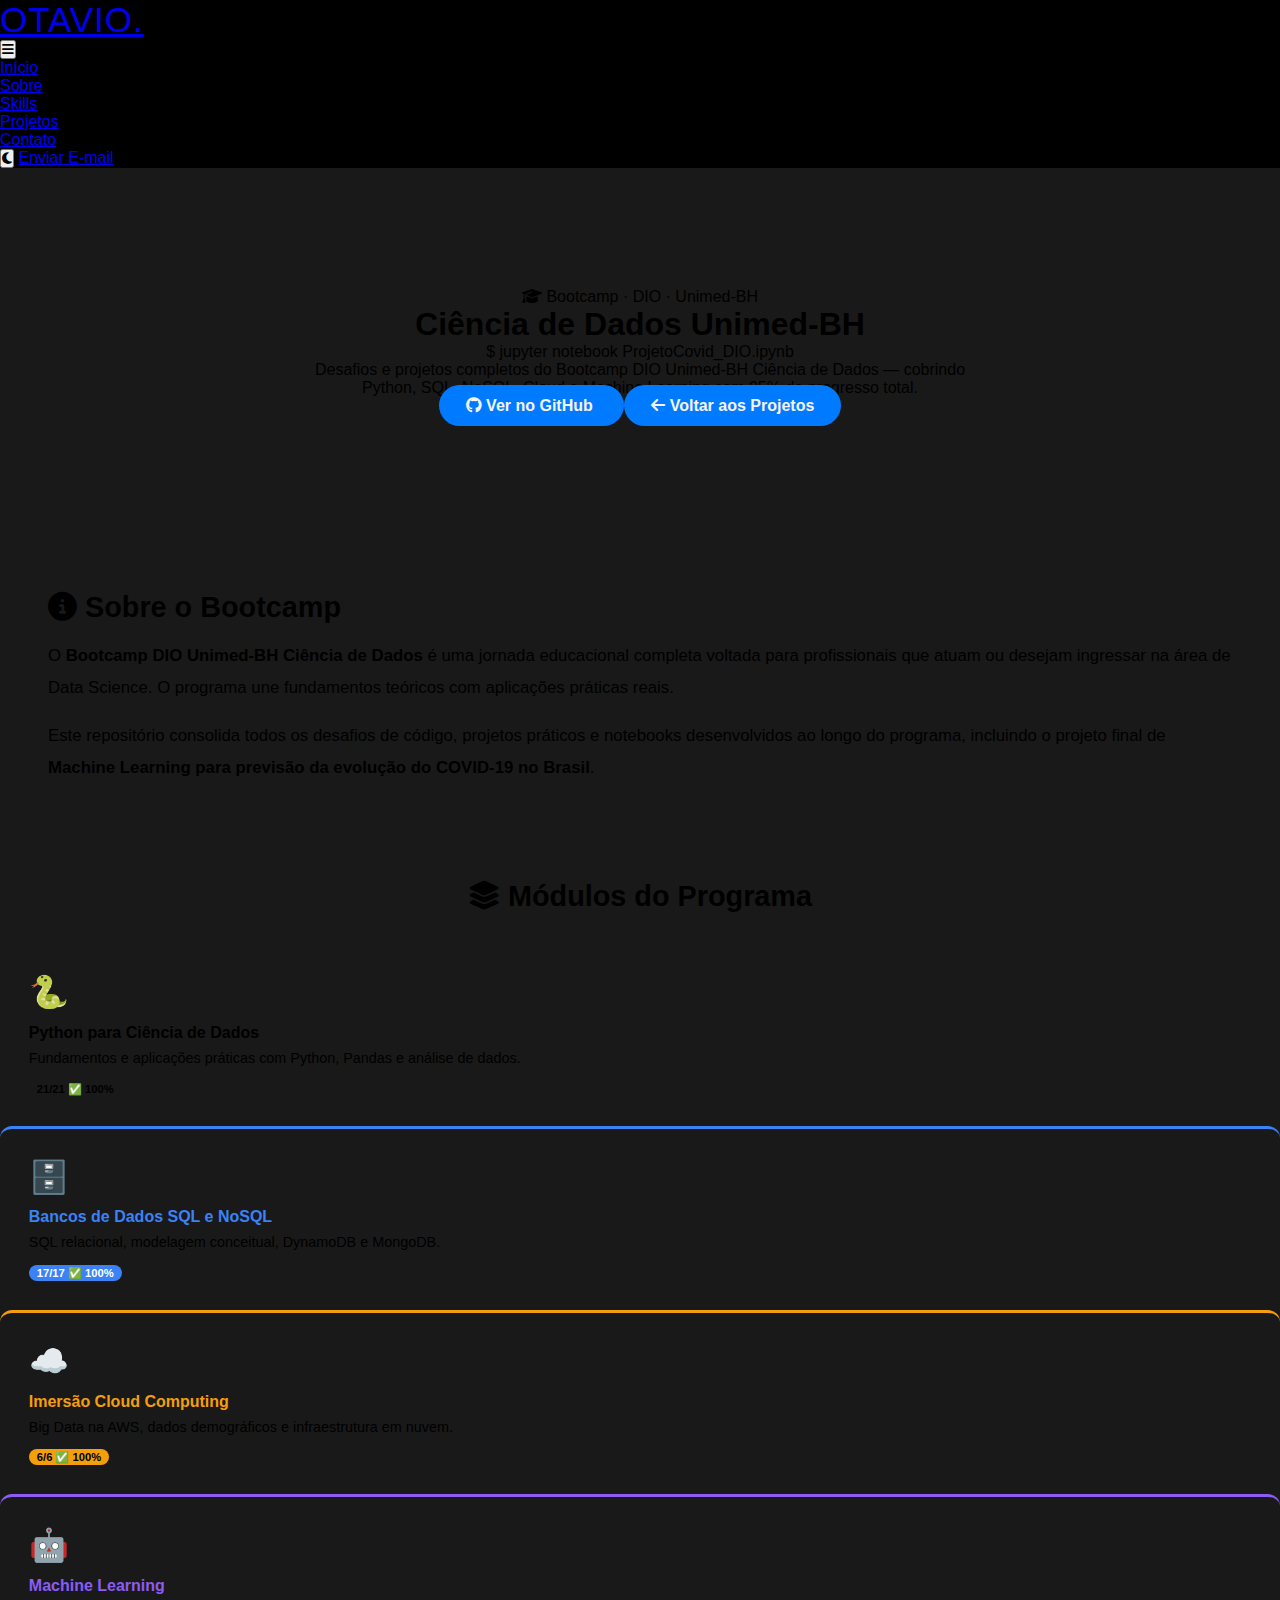
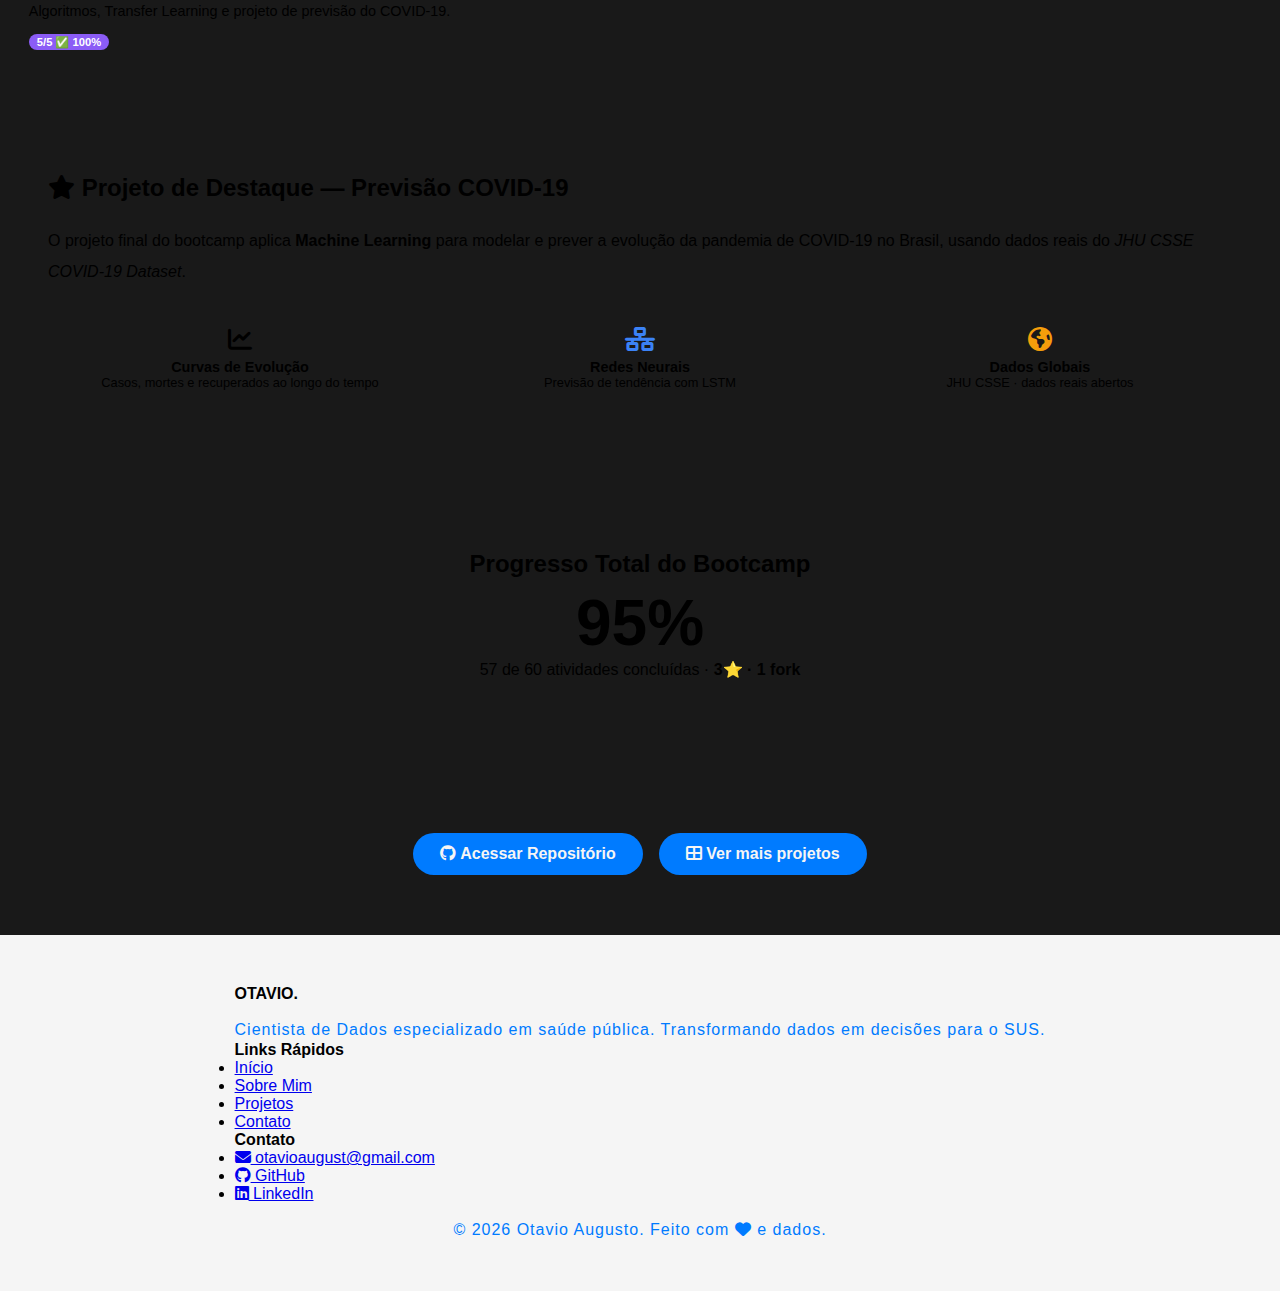
<file: projeto/projeto_07.html>
<!DOCTYPE html>
<html lang="pt-BR">
<head>
    <meta charset="UTF-8">
    <meta name="viewport" content="width=device-width, initial-scale=1.0">
    <meta name="description" content="Bootcamp DIO Unimed-BH Ciência de Dados | Otavio Augusto">
    <meta name="author" content="Otavio Augusto">

    <link rel="icon" type="image/png" href="../img/Icon.png" />
    <link rel="stylesheet" href="../CSS/style.css">
    <link rel="stylesheet" href="https://cdnjs.cloudflare.com/ajax/libs/font-awesome/6.4.0/css/all.min.css">
    <link rel="stylesheet" href="https://fonts.googleapis.com/css2?family=Poppins:wght@300;400;500;600;700&display=swap">
    <title>Bootcamp DIO Unimed-BH | Otavio Augusto</title>
</head>
<body>
    <!-- Navigation -->
    <nav class="navbar">
        <div class="nav-container">
            <div class="navbar-brand">
                <a href="../index.html">OTAVIO<span>.</span></a>
            </div>
            <button class="nav-toggle" id="navToggle">
                <i class="fas fa-bars"></i>
            </button>
            <ul class="nav-menu" id="navMenu">
                <li><a href="../index.html#home" class="nav-link">Início</a></li>
                <li><a href="../index.html#sobre" class="nav-link">Sobre</a></li>
                <li><a href="../index.html#skills" class="nav-link">Skills</a></li>
                <li><a href="../asset/projetos.html" class="nav-link">Projetos</a></li>
                <li><a href="../index.html#contatos" class="nav-link">Contato</a></li>
            </ul>
            <div class="nav-actions">
                <button class="dark-toggle" id="darkToggle" title="Alternar modo escuro">
                    <i class="fas fa-moon" id="darkIcon"></i>
                </button>
                <a href="mailto:otavioaugust@gmail.com" class="nav-cta">Enviar E-mail</a>
            </div>
        </div>
    </nav>

    <!-- Project Hero -->
    <section class="hero" style="min-height: 35vh; padding: 120px 20px 60px;">
        <div class="hero-content" style="grid-template-columns: 1fr; text-align: center;">
            <div class="hero-text" style="max-width: 700px; margin: 0 auto;">
                <div class="hero-badge"><i class="fas fa-graduation-cap"></i> Bootcamp · DIO · Unimed-BH</div>
                <h1 class="hero-title">Ciência de Dados <span class="highlight">Unimed-BH</span></h1>
                <p class="hero-subtitle" style="font-size: 1rem;">$ jupyter notebook ProjetoCovid_DIO.ipynb</p>
                <p class="hero-description">Desafios e projetos completos do Bootcamp DIO Unimed-BH Ciência de Dados — cobrindo Python, SQL, NoSQL, Cloud e Machine Learning com 95% de progresso total.</p>
                <div class="hero-buttons" style="justify-content: center;">
                    <a href="https://github.com/otavioaugust1/DIO_Unimed-BH_CienciaDeDados" target="_blank" rel="noopener noreferrer" class="btn btn-primary">
                        <i class="fab fa-github"></i> Ver no GitHub
                    </a>
                    <a href="../asset/projetos.html" class="btn btn-secondary">
                        <i class="fas fa-arrow-left"></i> Voltar aos Projetos
                    </a>
                </div>
            </div>
        </div>
    </section>

    <!-- Main Content -->
    <section style="padding: 60px 0; background-color: var(--bg-light);">
        <div class="container">

            <!-- Overview -->
            <div style="background: var(--bg-card); padding: 3rem; border-radius: 15px; box-shadow: var(--shadow); margin-bottom: 3rem;">
                <h2 style="color: var(--text-dark); margin-bottom: 1rem; font-size: 1.8rem;">
                    <i class="fas fa-info-circle" style="color: var(--primary-color);"></i> Sobre o Bootcamp
                </h2>
                <p style="color: var(--text-light); font-size: 1.05rem; line-height: 1.9; margin-bottom: 1rem;">
                    O <strong>Bootcamp DIO Unimed-BH Ciência de Dados</strong> é uma jornada educacional completa voltada para profissionais que atuam ou desejam ingressar na área de Data Science. O programa une fundamentos teóricos com aplicações práticas reais.
                </p>
                <p style="color: var(--text-light); font-size: 1.05rem; line-height: 1.9;">
                    Este repositório consolida todos os desafios de código, projetos práticos e notebooks desenvolvidos ao longo do programa, incluindo o projeto final de <strong>Machine Learning para previsão da evolução do COVID-19 no Brasil</strong>.
                </p>
            </div>

            <!-- Módulos -->
            <div style="margin-bottom: 3rem;">
                <h2 style="color: var(--text-dark); margin-bottom: 2rem; font-size: 1.8rem; text-align: center;">
                    <i class="fas fa-layer-group" style="color: var(--primary-color);"></i> Módulos do Programa
                </h2>
                <div class="projects-grid" style="grid-template-columns: repeat(auto-fit, minmax(220px, 1fr));">

                    <div style="background: var(--bg-card); border: 1px solid var(--border-color); border-radius: 12px; padding: 1.8rem; box-shadow: var(--shadow); border-top: 3px solid var(--primary-color);">
                        <div style="font-size: 2rem; margin-bottom: 0.8rem;">🐍</div>
                        <h4 style="color: var(--primary-color); margin-bottom: 0.5rem;">Python para Ciência de Dados</h4>
                        <p style="color: var(--text-light); font-size: 0.9rem; margin-bottom: 0.8rem;">Fundamentos e aplicações práticas com Python, Pandas e análise de dados.</p>
                        <span style="background: var(--primary-color); color: #000; font-size: 0.7rem; font-weight: 700; padding: 2px 8px; border-radius: 20px;">21/21 ✅ 100%</span>
                    </div>

                    <div style="background: var(--bg-card); border: 1px solid var(--border-color); border-radius: 12px; padding: 1.8rem; box-shadow: var(--shadow); border-top: 3px solid #3b82f6;">
                        <div style="font-size: 2rem; margin-bottom: 0.8rem;">🗄️</div>
                        <h4 style="color: #3b82f6; margin-bottom: 0.5rem;">Bancos de Dados SQL e NoSQL</h4>
                        <p style="color: var(--text-light); font-size: 0.9rem; margin-bottom: 0.8rem;">SQL relacional, modelagem conceitual, DynamoDB e MongoDB.</p>
                        <span style="background: #3b82f6; color: #fff; font-size: 0.7rem; font-weight: 700; padding: 2px 8px; border-radius: 20px;">17/17 ✅ 100%</span>
                    </div>

                    <div style="background: var(--bg-card); border: 1px solid var(--border-color); border-radius: 12px; padding: 1.8rem; box-shadow: var(--shadow); border-top: 3px solid #f59e0b;">
                        <div style="font-size: 2rem; margin-bottom: 0.8rem;">☁️</div>
                        <h4 style="color: #f59e0b; margin-bottom: 0.5rem;">Imersão Cloud Computing</h4>
                        <p style="color: var(--text-light); font-size: 0.9rem; margin-bottom: 0.8rem;">Big Data na AWS, dados demográficos e infraestrutura em nuvem.</p>
                        <span style="background: #f59e0b; color: #000; font-size: 0.7rem; font-weight: 700; padding: 2px 8px; border-radius: 20px;">6/6 ✅ 100%</span>
                    </div>

                    <div style="background: var(--bg-card); border: 1px solid var(--border-color); border-radius: 12px; padding: 1.8rem; box-shadow: var(--shadow); border-top: 3px solid #8b5cf6;">
                        <div style="font-size: 2rem; margin-bottom: 0.8rem;">🤖</div>
                        <h4 style="color: #8b5cf6; margin-bottom: 0.5rem;">Machine Learning</h4>
                        <p style="color: var(--text-light); font-size: 0.9rem; margin-bottom: 0.8rem;">Algoritmos, Transfer Learning e projeto de previsão do COVID-19.</p>
                        <span style="background: #8b5cf6; color: #fff; font-size: 0.7rem; font-weight: 700; padding: 2px 8px; border-radius: 20px;">5/5 ✅ 100%</span>
                    </div>

                </div>
            </div>

            <!-- Projeto Destaque -->
            <div style="background: var(--bg-card); padding: 3rem; border-radius: 15px; box-shadow: var(--shadow); margin-bottom: 3rem; border-left: 4px solid var(--primary-color);">
                <h2 style="color: var(--text-dark); margin-bottom: 1.5rem; font-size: 1.5rem;">
                    <i class="fas fa-star" style="color: var(--primary-color);"></i> Projeto de Destaque — Previsão COVID-19
                </h2>
                <p style="color: var(--text-light); line-height: 1.9; margin-bottom: 1.5rem;">
                    O projeto final do bootcamp aplica <strong>Machine Learning</strong> para modelar e prever a evolução da pandemia de COVID-19 no Brasil, usando dados reais do <em>JHU CSSE COVID-19 Dataset</em>.
                </p>
                <div style="display: grid; grid-template-columns: repeat(auto-fit, minmax(180px, 1fr)); gap: 1rem;">
                    <div style="background: var(--bg-light); padding: 1rem; border-radius: 8px; text-align: center;">
                        <i class="fas fa-chart-line" style="color: var(--primary-color); font-size: 1.5rem; margin-bottom: 0.5rem;"></i>
                        <p style="color: var(--text-dark); font-weight: 600; font-size: 0.9rem;">Curvas de Evolução</p>
                        <p style="color: var(--text-light); font-size: 0.8rem;">Casos, mortes e recuperados ao longo do tempo</p>
                    </div>
                    <div style="background: var(--bg-light); padding: 1rem; border-radius: 8px; text-align: center;">
                        <i class="fas fa-network-wired" style="color: #3b82f6; font-size: 1.5rem; margin-bottom: 0.5rem;"></i>
                        <p style="color: var(--text-dark); font-weight: 600; font-size: 0.9rem;">Redes Neurais</p>
                        <p style="color: var(--text-light); font-size: 0.8rem;">Previsão de tendência com LSTM</p>
                    </div>
                    <div style="background: var(--bg-light); padding: 1rem; border-radius: 8px; text-align: center;">
                        <i class="fas fa-globe-americas" style="color: #f59e0b; font-size: 1.5rem; margin-bottom: 0.5rem;"></i>
                        <p style="color: var(--text-dark); font-weight: 600; font-size: 0.9rem;">Dados Globais</p>
                        <p style="color: var(--text-light); font-size: 0.8rem;">JHU CSSE · dados reais abertos</p>
                    </div>
                </div>
            </div>

            <!-- Progresso Geral -->
            <div style="background: var(--bg-card); padding: 3rem; border-radius: 15px; box-shadow: var(--shadow); margin-bottom: 3rem; text-align: center;">
                <h2 style="color: var(--text-dark); margin-bottom: 0.5rem; font-size: 1.5rem;">Progresso Total do Bootcamp</h2>
                <div style="font-size: 4rem; font-weight: 700; color: var(--primary-color); font-family: var(--font-mono);">95%</div>
                <p style="color: var(--text-light);">57 de 60 atividades concluídas · <strong style="color: var(--primary-color);">3⭐ · 1 fork</strong></p>
                <div style="background: var(--bg-light); border-radius: 50px; height: 10px; margin: 1.5rem auto; max-width: 400px; overflow: hidden;">
                    <div style="background: var(--primary-color); width: 95%; height: 100%; border-radius: 50px;"></div>
                </div>
            </div>

            <!-- CTA -->
            <div style="text-align: center; display: flex; gap: 1rem; justify-content: center; flex-wrap: wrap;">
                <a href="https://github.com/otavioaugust1/DIO_Unimed-BH_CienciaDeDados" target="_blank" rel="noopener noreferrer" class="btn btn-primary btn-lg">
                    <i class="fab fa-github"></i> Acessar Repositório
                </a>
                <a href="../asset/projetos.html" class="btn btn-secondary btn-lg">
                    <i class="fas fa-th-large"></i> Ver mais projetos
                </a>
            </div>

        </div>
    </section>

    <!-- Footer -->
    <footer class="footer">
        <div class="container">
            <div class="footer-content">
                <div class="footer-section">
                    <h4>OTAVIO<span style="color: var(--primary-color);">.</span></h4>
                    <p>Cientista de Dados especializado em saúde pública. Transformando dados em decisões para o SUS.</p>
                </div>
                <div class="footer-section">
                    <h4>Links Rápidos</h4>
                    <ul>
                        <li><a href="../index.html">Início</a></li>
                        <li><a href="../asset/sobre.html">Sobre Mim</a></li>
                        <li><a href="../asset/projetos.html">Projetos</a></li>
                        <li><a href="../index.html#contatos">Contato</a></li>
                    </ul>
                </div>
                <div class="footer-section">
                    <h4>Contato</h4>
                    <ul>
                        <li><a href="mailto:otavioaugust@gmail.com"><i class="fas fa-envelope"></i> otavioaugust@gmail.com</a></li>
                        <li><a href="https://github.com/otavioaugust1" target="_blank" rel="noopener noreferrer"><i class="fab fa-github"></i> GitHub</a></li>
                        <li><a href="https://www.linkedin.com/in/otavioaugust" target="_blank" rel="noopener noreferrer"><i class="fab fa-linkedin"></i> LinkedIn</a></li>
                    </ul>
                </div>
            </div>
            <div class="footer-bottom">
                <p>&copy; 2026 Otavio Augusto. Feito com <i class="fas fa-heart" style="color: var(--primary-color);"></i> e dados.</p>
            </div>
        </div>
    </footer>

    <script src="../script/script.js"></script>
</body>
</html>
</file>
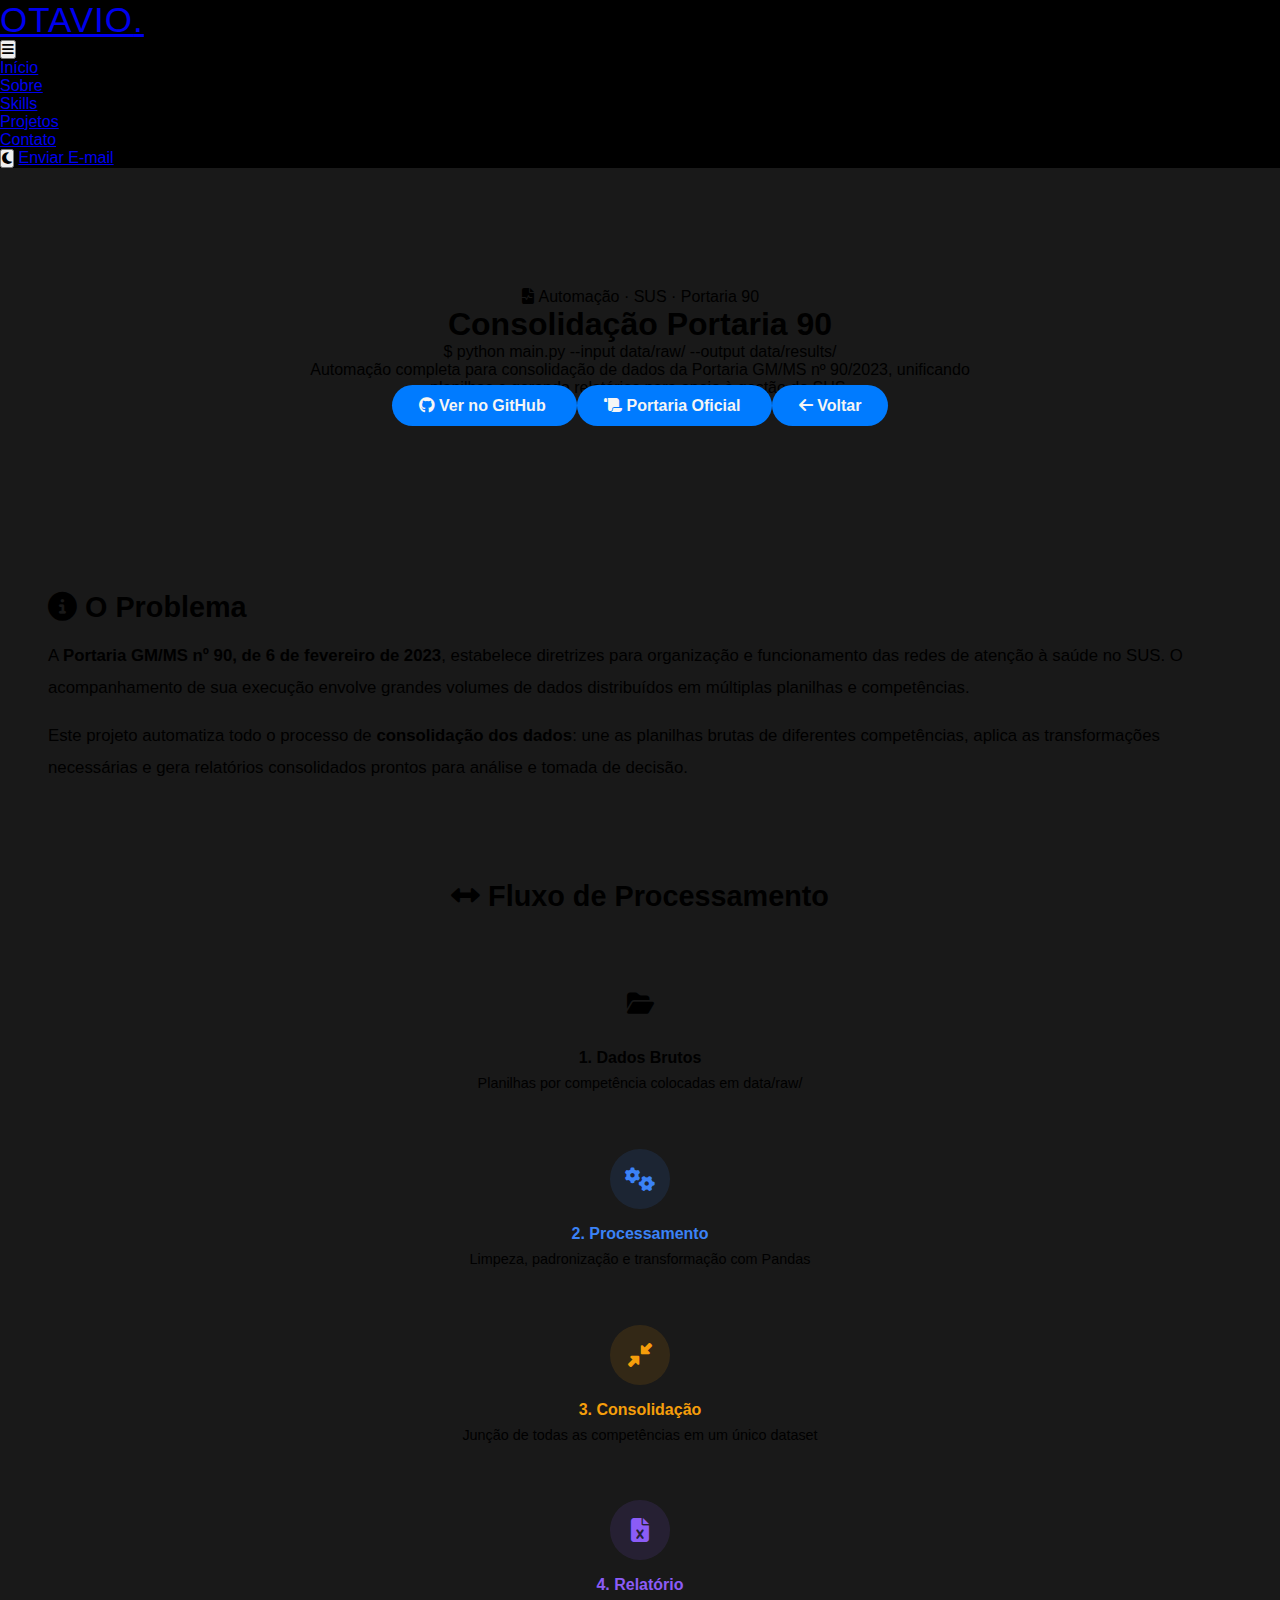
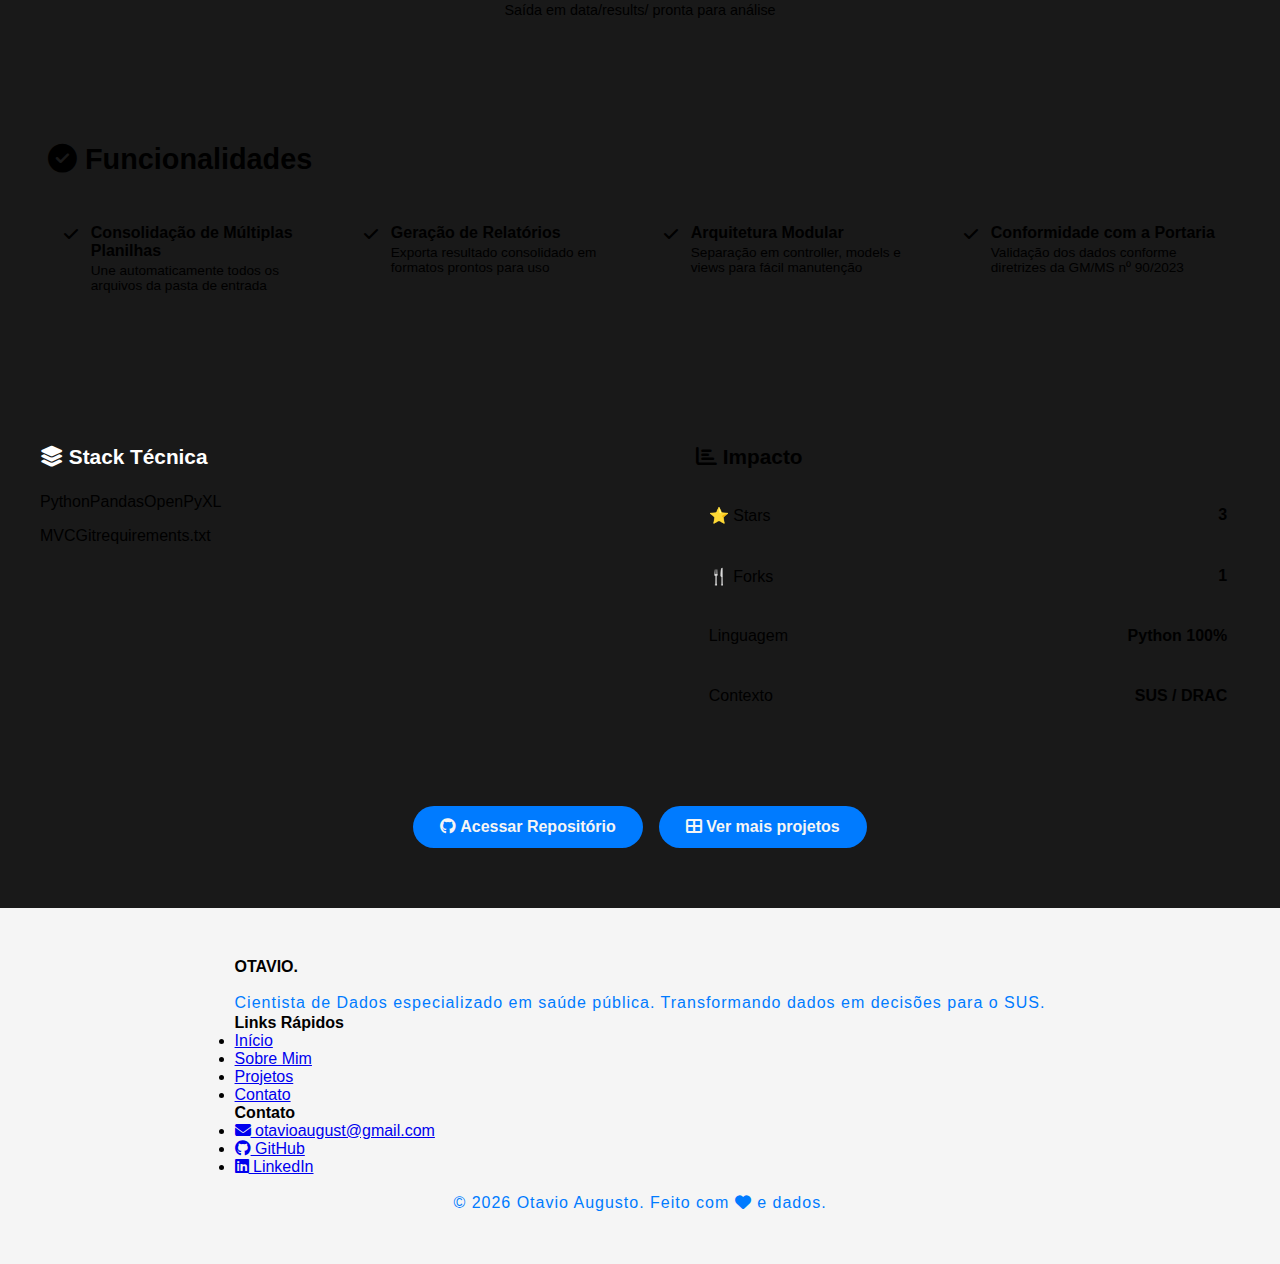
<file: projeto/projeto_08.html>
<!DOCTYPE html>
<html lang="pt-BR">
<head>
    <meta charset="UTF-8">
    <meta name="viewport" content="width=device-width, initial-scale=1.0">
    <meta name="description" content="Consolidação Portaria 90 SUS — Automação de Dados | Otavio Augusto">
    <meta name="author" content="Otavio Augusto">

    <link rel="icon" type="image/png" href="../img/Icon.png" />
    <link rel="stylesheet" href="../CSS/style.css">
    <link rel="stylesheet" href="https://cdnjs.cloudflare.com/ajax/libs/font-awesome/6.4.0/css/all.min.css">
    <link rel="stylesheet" href="https://fonts.googleapis.com/css2?family=Poppins:wght@300;400;500;600;700&display=swap">
    <title>Consolidação Portaria 90 | Otavio Augusto</title>
</head>
<body>
    <!-- Navigation -->
    <nav class="navbar">
        <div class="nav-container">
            <div class="navbar-brand">
                <a href="../index.html">OTAVIO<span>.</span></a>
            </div>
            <button class="nav-toggle" id="navToggle">
                <i class="fas fa-bars"></i>
            </button>
            <ul class="nav-menu" id="navMenu">
                <li><a href="../index.html#home" class="nav-link">Início</a></li>
                <li><a href="../index.html#sobre" class="nav-link">Sobre</a></li>
                <li><a href="../index.html#skills" class="nav-link">Skills</a></li>
                <li><a href="../asset/projetos.html" class="nav-link">Projetos</a></li>
                <li><a href="../index.html#contatos" class="nav-link">Contato</a></li>
            </ul>
            <div class="nav-actions">
                <button class="dark-toggle" id="darkToggle" title="Alternar modo escuro">
                    <i class="fas fa-moon" id="darkIcon"></i>
                </button>
                <a href="mailto:otavioaugust@gmail.com" class="nav-cta">Enviar E-mail</a>
            </div>
        </div>
    </nav>

    <!-- Project Hero -->
    <section class="hero" style="min-height: 35vh; padding: 120px 20px 60px;">
        <div class="hero-content" style="grid-template-columns: 1fr; text-align: center;">
            <div class="hero-text" style="max-width: 700px; margin: 0 auto;">
                <div class="hero-badge"><i class="fas fa-file-medical-alt"></i> Automação · SUS · Portaria 90</div>
                <h1 class="hero-title">Consolidação <span class="highlight">Portaria 90</span></h1>
                <p class="hero-subtitle" style="font-size: 1rem;">$ python main.py --input data/raw/ --output data/results/</p>
                <p class="hero-description">Automação completa para consolidação de dados da Portaria GM/MS nº 90/2023, unificando planilhas e gerando relatórios para apoio à gestão do SUS.</p>
                <div class="hero-buttons" style="justify-content: center;">
                    <a href="https://github.com/otavioaugust1/CONSOLIDACAO_PORTARIA_90" target="_blank" rel="noopener noreferrer" class="btn btn-primary">
                        <i class="fab fa-github"></i> Ver no GitHub
                    </a>
                    <a href="https://bvs.saude.gov.br/bvs/saudelegis/gm/2023/prt0090_06_02_2023.html" target="_blank" rel="noopener noreferrer" class="btn btn-secondary">
                        <i class="fas fa-scroll"></i> Portaria Oficial
                    </a>
                    <a href="../asset/projetos.html" class="btn btn-secondary">
                        <i class="fas fa-arrow-left"></i> Voltar
                    </a>
                </div>
            </div>
        </div>
    </section>

    <!-- Main Content -->
    <section style="padding: 60px 0; background-color: var(--bg-light);">
        <div class="container">

            <!-- Contexto -->
            <div style="background: var(--bg-card); padding: 3rem; border-radius: 15px; box-shadow: var(--shadow); margin-bottom: 3rem;">
                <h2 style="color: var(--text-dark); margin-bottom: 1rem; font-size: 1.8rem;">
                    <i class="fas fa-info-circle" style="color: var(--primary-color);"></i> O Problema
                </h2>
                <p style="color: var(--text-light); font-size: 1.05rem; line-height: 1.9; margin-bottom: 1rem;">
                    A <strong>Portaria GM/MS nº 90, de 6 de fevereiro de 2023</strong>, estabelece diretrizes para organização e funcionamento das redes de atenção à saúde no SUS. O acompanhamento de sua execução envolve grandes volumes de dados distribuídos em múltiplas planilhas e competências.
                </p>
                <p style="color: var(--text-light); font-size: 1.05rem; line-height: 1.9;">
                    Este projeto automatiza todo o processo de <strong>consolidação dos dados</strong>: une as planilhas brutas de diferentes competências, aplica as transformações necessárias e gera relatórios consolidados prontos para análise e tomada de decisão.
                </p>
            </div>

            <!-- Fluxo -->
            <div style="margin-bottom: 3rem;">
                <h2 style="color: var(--text-dark); margin-bottom: 2rem; font-size: 1.8rem; text-align: center;">
                    <i class="fas fa-arrows-alt-h" style="color: var(--primary-color);"></i> Fluxo de Processamento
                </h2>
                <div class="projects-grid" style="grid-template-columns: repeat(auto-fit, minmax(200px, 1fr));">

                    <div style="background: var(--bg-card); border: 1px solid var(--border-color); border-radius: 12px; padding: 1.8rem; text-align: center; box-shadow: var(--shadow);">
                        <div style="width: 60px; height: 60px; background: var(--primary-glow); border-radius: 50%; display: flex; align-items: center; justify-content: center; margin: 0 auto 1rem; font-size: 1.5rem; color: var(--primary-color);">
                            <i class="fas fa-folder-open"></i>
                        </div>
                        <h4 style="color: var(--primary-color); margin-bottom: 0.5rem;">1. Dados Brutos</h4>
                        <p style="color: var(--text-light); font-size: 0.9rem;">Planilhas por competência colocadas em <code>data/raw/</code></p>
                    </div>

                    <div style="background: var(--bg-card); border: 1px solid var(--border-color); border-radius: 12px; padding: 1.8rem; text-align: center; box-shadow: var(--shadow);">
                        <div style="width: 60px; height: 60px; background: rgba(59,130,246,0.12); border-radius: 50%; display: flex; align-items: center; justify-content: center; margin: 0 auto 1rem; font-size: 1.5rem; color: #3b82f6;">
                            <i class="fas fa-cogs"></i>
                        </div>
                        <h4 style="color: #3b82f6; margin-bottom: 0.5rem;">2. Processamento</h4>
                        <p style="color: var(--text-light); font-size: 0.9rem;">Limpeza, padronização e transformação com Pandas</p>
                    </div>

                    <div style="background: var(--bg-card); border: 1px solid var(--border-color); border-radius: 12px; padding: 1.8rem; text-align: center; box-shadow: var(--shadow);">
                        <div style="width: 60px; height: 60px; background: rgba(245,158,11,0.12); border-radius: 50%; display: flex; align-items: center; justify-content: center; margin: 0 auto 1rem; font-size: 1.5rem; color: #f59e0b;">
                            <i class="fas fa-compress-alt"></i>
                        </div>
                        <h4 style="color: #f59e0b; margin-bottom: 0.5rem;">3. Consolidação</h4>
                        <p style="color: var(--text-light); font-size: 0.9rem;">Junção de todas as competências em um único dataset</p>
                    </div>

                    <div style="background: var(--bg-card); border: 1px solid var(--border-color); border-radius: 12px; padding: 1.8rem; text-align: center; box-shadow: var(--shadow);">
                        <div style="width: 60px; height: 60px; background: rgba(139,92,246,0.12); border-radius: 50%; display: flex; align-items: center; justify-content: center; margin: 0 auto 1rem; font-size: 1.5rem; color: #8b5cf6;">
                            <i class="fas fa-file-excel"></i>
                        </div>
                        <h4 style="color: #8b5cf6; margin-bottom: 0.5rem;">4. Relatório</h4>
                        <p style="color: var(--text-light); font-size: 0.9rem;">Saída em <code>data/results/</code> pronta para análise</p>
                    </div>

                </div>
            </div>

            <!-- Funcionalidades -->
            <div style="background: var(--bg-card); padding: 3rem; border-radius: 15px; box-shadow: var(--shadow); margin-bottom: 3rem;">
                <h2 style="color: var(--text-dark); margin-bottom: 2rem; font-size: 1.8rem;">
                    <i class="fas fa-check-circle" style="color: var(--primary-color);"></i> Funcionalidades
                </h2>
                <div style="display: grid; grid-template-columns: repeat(auto-fit, minmax(250px, 1fr)); gap: 1rem;">
                    <div style="display: flex; align-items: flex-start; gap: 0.8rem; padding: 1rem; background: var(--bg-light); border-radius: 8px;">
                        <i class="fas fa-check" style="color: var(--primary-color); margin-top: 2px;"></i>
                        <div>
                            <strong style="color: var(--text-dark);">Consolidação de Múltiplas Planilhas</strong>
                            <p style="color: var(--text-light); font-size: 0.85rem; margin-top: 0.2rem;">Une automaticamente todos os arquivos da pasta de entrada</p>
                        </div>
                    </div>
                    <div style="display: flex; align-items: flex-start; gap: 0.8rem; padding: 1rem; background: var(--bg-light); border-radius: 8px;">
                        <i class="fas fa-check" style="color: var(--primary-color); margin-top: 2px;"></i>
                        <div>
                            <strong style="color: var(--text-dark);">Geração de Relatórios</strong>
                            <p style="color: var(--text-light); font-size: 0.85rem; margin-top: 0.2rem;">Exporta resultado consolidado em formatos prontos para uso</p>
                        </div>
                    </div>
                    <div style="display: flex; align-items: flex-start; gap: 0.8rem; padding: 1rem; background: var(--bg-light); border-radius: 8px;">
                        <i class="fas fa-check" style="color: var(--primary-color); margin-top: 2px;"></i>
                        <div>
                            <strong style="color: var(--text-dark);">Arquitetura Modular</strong>
                            <p style="color: var(--text-light); font-size: 0.85rem; margin-top: 0.2rem;">Separação em controller, models e views para fácil manutenção</p>
                        </div>
                    </div>
                    <div style="display: flex; align-items: flex-start; gap: 0.8rem; padding: 1rem; background: var(--bg-light); border-radius: 8px;">
                        <i class="fas fa-check" style="color: var(--primary-color); margin-top: 2px;"></i>
                        <div>
                            <strong style="color: var(--text-dark);">Conformidade com a Portaria</strong>
                            <p style="color: var(--text-light); font-size: 0.85rem; margin-top: 0.2rem;">Validação dos dados conforme diretrizes da GM/MS nº 90/2023</p>
                        </div>
                    </div>
                </div>
            </div>

            <!-- Stack + Impacto -->
            <div style="display: grid; grid-template-columns: repeat(auto-fit, minmax(300px, 1fr)); gap: 2rem; margin-bottom: 3rem;">

                <div class="skills" style="border-radius: 15px;">
                    <div style="padding: 2.5rem;">
                        <h3 style="color: white; margin-bottom: 1.5rem; font-size: 1.3rem;">
                            <i class="fas fa-layer-group"></i> Stack Técnica
                        </h3>
                        <div style="display: flex; flex-direction: column; gap: 1rem;">
                            <div class="skill-tags"><span class="skill-tag">Python</span><span class="skill-tag">Pandas</span><span class="skill-tag">OpenPyXL</span></div>
                            <div class="skill-tags"><span class="skill-tag">MVC</span><span class="skill-tag">Git</span><span class="skill-tag">requirements.txt</span></div>
                        </div>
                    </div>
                </div>

                <div style="background: var(--bg-card); border: 1px solid var(--border-color); border-radius: 12px; padding: 2.5rem; box-shadow: var(--shadow);">
                    <h3 style="color: var(--text-dark); margin-bottom: 1.5rem; font-size: 1.3rem;">
                        <i class="fas fa-chart-bar" style="color: var(--primary-color);"></i> Impacto
                    </h3>
                    <div style="display: flex; flex-direction: column; gap: 1rem;">
                        <div style="display: flex; justify-content: space-between; align-items: center; padding: 0.8rem; background: var(--bg-light); border-radius: 8px;">
                            <span style="color: var(--text-light);">⭐ Stars</span>
                            <span style="color: var(--primary-color); font-weight: 700; font-family: var(--font-mono);">3</span>
                        </div>
                        <div style="display: flex; justify-content: space-between; align-items: center; padding: 0.8rem; background: var(--bg-light); border-radius: 8px;">
                            <span style="color: var(--text-light);">🍴 Forks</span>
                            <span style="color: var(--primary-color); font-weight: 700; font-family: var(--font-mono);">1</span>
                        </div>
                        <div style="display: flex; justify-content: space-between; align-items: center; padding: 0.8rem; background: var(--bg-light); border-radius: 8px;">
                            <span style="color: var(--text-light);">Linguagem</span>
                            <span style="color: var(--primary-color); font-weight: 700; font-family: var(--font-mono);">Python 100%</span>
                        </div>
                        <div style="display: flex; justify-content: space-between; align-items: center; padding: 0.8rem; background: var(--bg-light); border-radius: 8px;">
                            <span style="color: var(--text-light);">Contexto</span>
                            <span style="color: var(--primary-color); font-weight: 700; font-family: var(--font-mono);">SUS / DRAC</span>
                        </div>
                    </div>
                </div>

            </div>

            <!-- CTA -->
            <div style="text-align: center; display: flex; gap: 1rem; justify-content: center; flex-wrap: wrap;">
                <a href="https://github.com/otavioaugust1/CONSOLIDACAO_PORTARIA_90" target="_blank" rel="noopener noreferrer" class="btn btn-primary btn-lg">
                    <i class="fab fa-github"></i> Acessar Repositório
                </a>
                <a href="../asset/projetos.html" class="btn btn-secondary btn-lg">
                    <i class="fas fa-th-large"></i> Ver mais projetos
                </a>
            </div>

        </div>
    </section>

    <!-- Footer -->
    <footer class="footer">
        <div class="container">
            <div class="footer-content">
                <div class="footer-section">
                    <h4>OTAVIO<span style="color: var(--primary-color);">.</span></h4>
                    <p>Cientista de Dados especializado em saúde pública. Transformando dados em decisões para o SUS.</p>
                </div>
                <div class="footer-section">
                    <h4>Links Rápidos</h4>
                    <ul>
                        <li><a href="../index.html">Início</a></li>
                        <li><a href="../asset/sobre.html">Sobre Mim</a></li>
                        <li><a href="../asset/projetos.html">Projetos</a></li>
                        <li><a href="../index.html#contatos">Contato</a></li>
                    </ul>
                </div>
                <div class="footer-section">
                    <h4>Contato</h4>
                    <ul>
                        <li><a href="mailto:otavioaugust@gmail.com"><i class="fas fa-envelope"></i> otavioaugust@gmail.com</a></li>
                        <li><a href="https://github.com/otavioaugust1" target="_blank" rel="noopener noreferrer"><i class="fab fa-github"></i> GitHub</a></li>
                        <li><a href="https://www.linkedin.com/in/otavioaugust" target="_blank" rel="noopener noreferrer"><i class="fab fa-linkedin"></i> LinkedIn</a></li>
                    </ul>
                </div>
            </div>
            <div class="footer-bottom">
                <p>&copy; 2026 Otavio Augusto. Feito com <i class="fas fa-heart" style="color: var(--primary-color);"></i> e dados.</p>
            </div>
        </div>
    </footer>

    <script src="../script/script.js"></script>
</body>
</html>
</file>
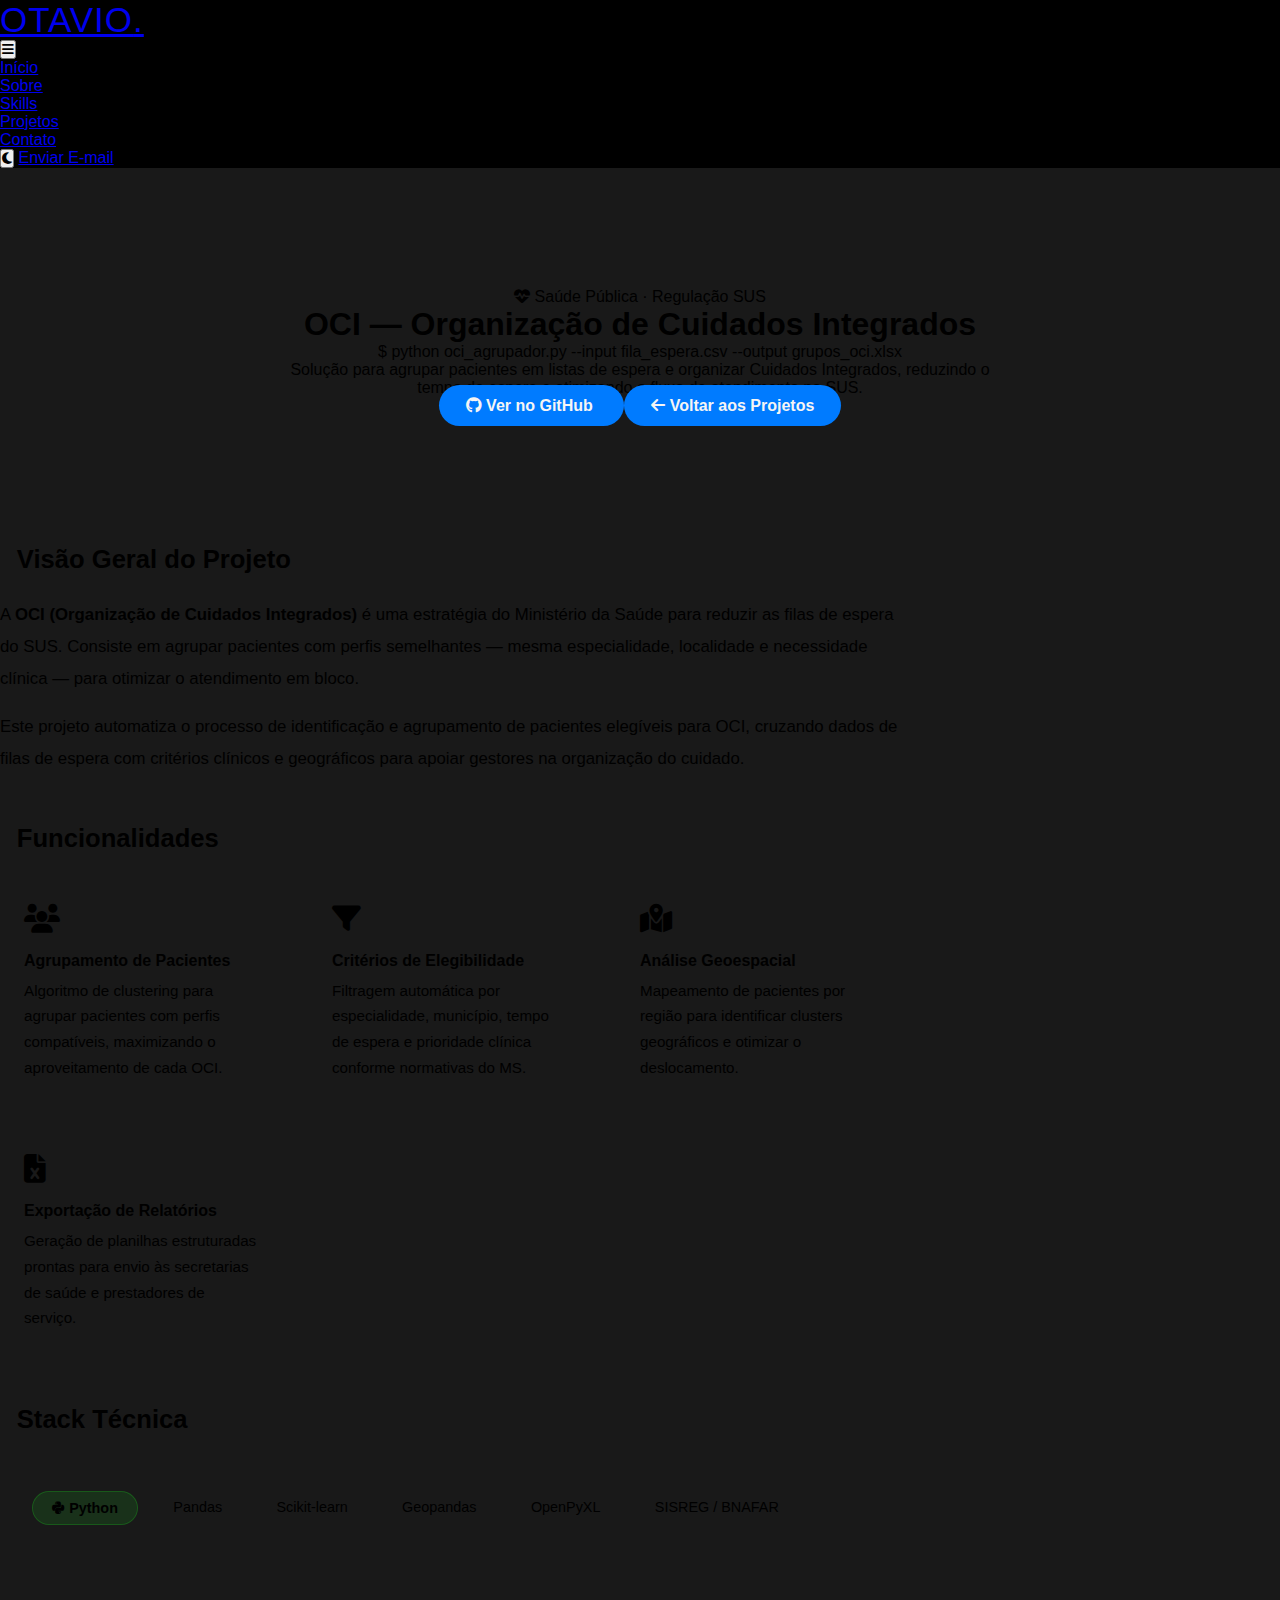
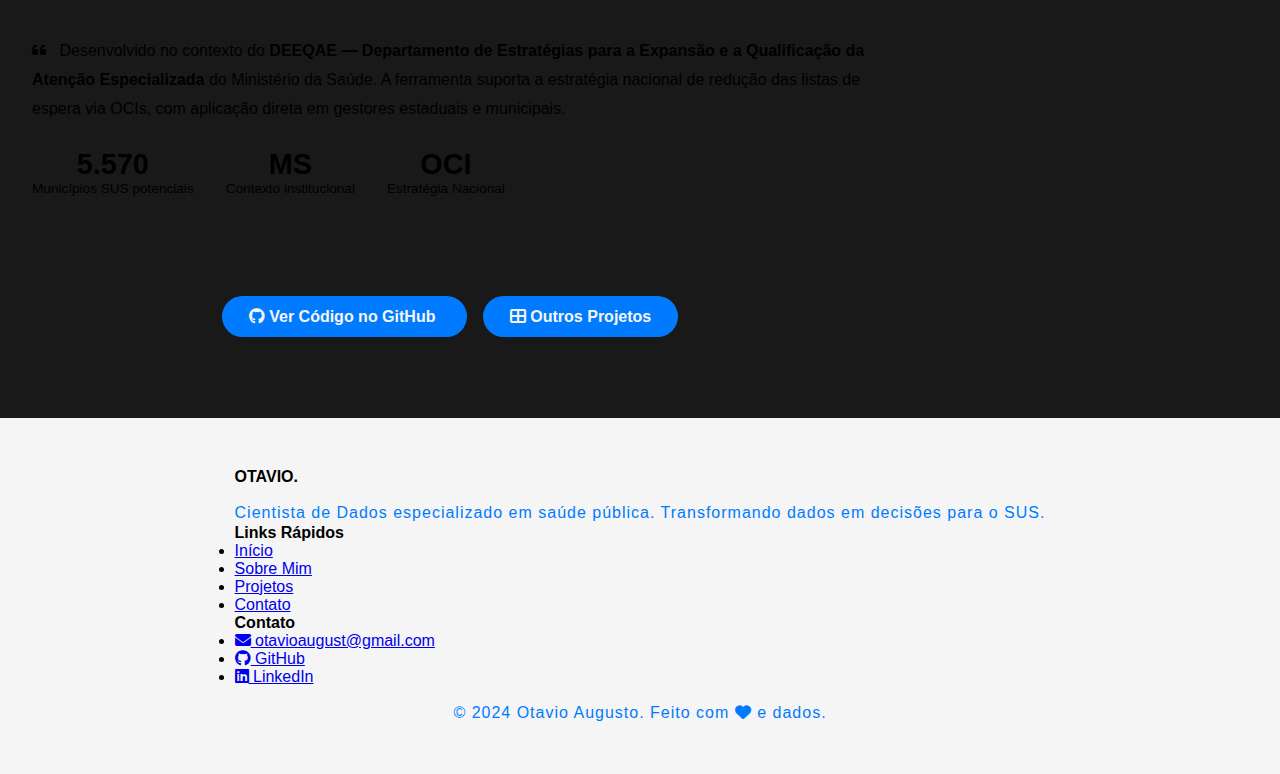
<file: projeto/projeto_09.html>
<!DOCTYPE html>
<html lang="pt-BR">
<head>
    <meta charset="UTF-8">
    <meta name="viewport" content="width=device-width, initial-scale=1.0">
    <meta name="description" content="OCI - Organização de Cuidados Integrados | Otavio Augusto">
    <meta name="author" content="Otavio Augusto">

    <link rel="icon" type="image/png" href="../img/Icon.png" />
    <link rel="stylesheet" href="../CSS/style.css">
    <link rel="stylesheet" href="https://cdnjs.cloudflare.com/ajax/libs/font-awesome/6.4.0/css/all.min.css">
    <link rel="stylesheet" href="https://fonts.googleapis.com/css2?family=Poppins:wght@300;400;500;600;700&display=swap">
    <title>OCI — Organização de Cuidados Integrados | Otavio Augusto</title>
</head>
<body>
    <!-- Navigation -->
    <nav class="navbar">
        <div class="nav-container">
            <div class="navbar-brand">
                <a href="../index.html">OTAVIO<span>.</span></a>
            </div>
            <button class="nav-toggle" id="navToggle">
                <i class="fas fa-bars"></i>
            </button>
            <ul class="nav-menu" id="navMenu">
                <li><a href="../index.html#home" class="nav-link">Início</a></li>
                <li><a href="../index.html#sobre" class="nav-link">Sobre</a></li>
                <li><a href="../index.html#skills" class="nav-link">Skills</a></li>
                <li><a href="../index.html#projetos" class="nav-link">Projetos</a></li>
                <li><a href="../index.html#contatos" class="nav-link">Contato</a></li>
            </ul>
            <div class="nav-actions">
                <button class="dark-toggle" id="darkToggle" title="Alternar modo escuro">
                    <i class="fas fa-moon" id="darkIcon"></i>
                </button>
                <a href="mailto:otavioaugust@gmail.com" class="nav-cta">Enviar E-mail</a>
            </div>
        </div>
    </nav>

    <!-- Project Hero -->
    <section class="hero" style="min-height: 35vh; padding: 120px 20px 60px;">
        <div class="hero-content" style="grid-template-columns: 1fr; text-align: center;">
            <div class="hero-text" style="max-width: 700px; margin: 0 auto;">
                <div class="hero-badge"><i class="fas fa-heartbeat"></i> Saúde Pública · Regulação SUS</div>
                <h1 class="hero-title">OCI — <span class="highlight">Organização de Cuidados Integrados</span></h1>
                <p class="hero-subtitle" style="font-size: 1rem;">$ python oci_agrupador.py --input fila_espera.csv --output grupos_oci.xlsx</p>
                <p class="hero-description">Solução para agrupar pacientes em listas de espera e organizar Cuidados Integrados, reduzindo o tempo de espera e otimizando o fluxo de atendimento no SUS.</p>
                <div class="hero-buttons" style="justify-content: center;">
                    <a href="https://github.com/otavioaugust1" target="_blank" rel="noopener noreferrer" class="btn btn-primary">
                        <i class="fab fa-github"></i> Ver no GitHub
                    </a>
                    <a href="../asset/projetos.html" class="btn btn-secondary">
                        <i class="fas fa-arrow-left"></i> Voltar aos Projetos
                    </a>
                </div>
            </div>
        </div>
    </section>

    <!-- Content -->
    <section style="padding: 60px 0; background-color: var(--bg-white);">
        <div class="container" style="max-width: 900px;">

            <!-- Visão Geral -->
            <div style="margin-bottom: 3rem;">
                <div style="display: flex; align-items: center; gap: 0.8rem; margin-bottom: 1.5rem;">
                    <div style="width: 4px; height: 2rem; background: var(--primary-color); border-radius: 2px;"></div>
                    <h2 style="color: var(--text-dark); font-size: 1.6rem;">Visão Geral do Projeto</h2>
                </div>
                <p style="color: var(--text-light); line-height: 1.9; font-size: 1.05rem; margin-bottom: 1rem;">
                    A <strong>OCI (Organização de Cuidados Integrados)</strong> é uma estratégia do Ministério da Saúde para reduzir as filas de espera do SUS. Consiste em agrupar pacientes com perfis semelhantes — mesma especialidade, localidade e necessidade clínica — para otimizar o atendimento em bloco.
                </p>
                <p style="color: var(--text-light); line-height: 1.9; font-size: 1.05rem;">
                    Este projeto automatiza o processo de identificação e agrupamento de pacientes elegíveis para OCI, cruzando dados de filas de espera com critérios clínicos e geográficos para apoiar gestores na organização do cuidado.
                </p>
            </div>

            <!-- Funcionalidades -->
            <div style="margin-bottom: 3rem;">
                <div style="display: flex; align-items: center; gap: 0.8rem; margin-bottom: 1.5rem;">
                    <div style="width: 4px; height: 2rem; background: var(--primary-color); border-radius: 2px;"></div>
                    <h2 style="color: var(--text-dark); font-size: 1.6rem;">Funcionalidades</h2>
                </div>
                <div style="display: grid; grid-template-columns: repeat(auto-fit, minmax(250px, 1fr)); gap: 1.5rem;">
                    <div style="background: var(--bg-light); border: 1px solid var(--border-color); border-radius: 12px; padding: 1.5rem;">
                        <div style="color: var(--primary-color); font-size: 1.8rem; margin-bottom: 1rem;"><i class="fas fa-users"></i></div>
                        <h4 style="color: var(--text-dark); margin-bottom: 0.5rem;">Agrupamento de Pacientes</h4>
                        <p style="color: var(--text-light); font-size: 0.95rem; line-height: 1.7;">Algoritmo de clustering para agrupar pacientes com perfis compatíveis, maximizando o aproveitamento de cada OCI.</p>
                    </div>
                    <div style="background: var(--bg-light); border: 1px solid var(--border-color); border-radius: 12px; padding: 1.5rem;">
                        <div style="color: var(--primary-color); font-size: 1.8rem; margin-bottom: 1rem;"><i class="fas fa-filter"></i></div>
                        <h4 style="color: var(--text-dark); margin-bottom: 0.5rem;">Critérios de Elegibilidade</h4>
                        <p style="color: var(--text-light); font-size: 0.95rem; line-height: 1.7;">Filtragem automática por especialidade, município, tempo de espera e prioridade clínica conforme normativas do MS.</p>
                    </div>
                    <div style="background: var(--bg-light); border: 1px solid var(--border-color); border-radius: 12px; padding: 1.5rem;">
                        <div style="color: var(--primary-color); font-size: 1.8rem; margin-bottom: 1rem;"><i class="fas fa-map-marked-alt"></i></div>
                        <h4 style="color: var(--text-dark); margin-bottom: 0.5rem;">Análise Geoespacial</h4>
                        <p style="color: var(--text-light); font-size: 0.95rem; line-height: 1.7;">Mapeamento de pacientes por região para identificar clusters geográficos e otimizar o deslocamento.</p>
                    </div>
                    <div style="background: var(--bg-light); border: 1px solid var(--border-color); border-radius: 12px; padding: 1.5rem;">
                        <div style="color: var(--primary-color); font-size: 1.8rem; margin-bottom: 1rem;"><i class="fas fa-file-excel"></i></div>
                        <h4 style="color: var(--text-dark); margin-bottom: 0.5rem;">Exportação de Relatórios</h4>
                        <p style="color: var(--text-light); font-size: 0.95rem; line-height: 1.7;">Geração de planilhas estruturadas prontas para envio às secretarias de saúde e prestadores de serviço.</p>
                    </div>
                </div>
            </div>

            <!-- Stack Técnica -->
            <div style="margin-bottom: 3rem;">
                <div style="display: flex; align-items: center; gap: 0.8rem; margin-bottom: 1.5rem;">
                    <div style="width: 4px; height: 2rem; background: var(--primary-color); border-radius: 2px;"></div>
                    <h2 style="color: var(--text-dark); font-size: 1.6rem;">Stack Técnica</h2>
                </div>
                <div style="background: var(--bg-light); border: 1px solid var(--border-color); border-radius: 12px; padding: 2rem;">
                    <div style="display: flex; flex-wrap: wrap; gap: 1rem;">
                        <span style="background: rgba(27,185,31,0.15); color: var(--primary-color); padding: 0.5rem 1.2rem; border-radius: 50px; font-weight: 600; border: 1px solid rgba(27,185,31,0.3); font-family: var(--font-mono); font-size: 0.9rem;"><i class="fab fa-python"></i> Python</span>
                        <span style="background: var(--bg-card); color: var(--text-dark); padding: 0.5rem 1.2rem; border-radius: 50px; border: 1px solid var(--border-color); font-family: var(--font-mono); font-size: 0.9rem;">Pandas</span>
                        <span style="background: var(--bg-card); color: var(--text-dark); padding: 0.5rem 1.2rem; border-radius: 50px; border: 1px solid var(--border-color); font-family: var(--font-mono); font-size: 0.9rem;">Scikit-learn</span>
                        <span style="background: var(--bg-card); color: var(--text-dark); padding: 0.5rem 1.2rem; border-radius: 50px; border: 1px solid var(--border-color); font-family: var(--font-mono); font-size: 0.9rem;">Geopandas</span>
                        <span style="background: var(--bg-card); color: var(--text-dark); padding: 0.5rem 1.2rem; border-radius: 50px; border: 1px solid var(--border-color); font-family: var(--font-mono); font-size: 0.9rem;">OpenPyXL</span>
                        <span style="background: var(--bg-card); color: var(--text-dark); padding: 0.5rem 1.2rem; border-radius: 50px; border: 1px solid var(--border-color); font-family: var(--font-mono); font-size: 0.9rem;">SISREG / BNAFAR</span>
                    </div>
                </div>
            </div>

            <!-- Impacto -->
            <div style="margin-bottom: 3rem;">
                <div style="background: var(--bg-light); border: 1px solid var(--border-color); border-left: 4px solid var(--primary-color); border-radius: 12px; padding: 2rem;">
                    <p style="color: var(--text-light); line-height: 1.8; margin-bottom: 1rem;">
                        <i class="fas fa-quote-left" style="color: var(--primary-color); margin-right: 0.5rem;"></i>
                        Desenvolvido no contexto do <strong style="color: var(--text-dark);">DEEQAE — Departamento de Estratégias para a Expansão e a Qualificação da Atenção Especializada</strong> do Ministério da Saúde. A ferramenta suporta a estratégia nacional de redução das listas de espera via OCIs, com aplicação direta em gestores estaduais e municipais.
                    </p>
                    <div style="display: flex; gap: 2rem; flex-wrap: wrap; margin-top: 1.5rem;">
                        <div style="text-align: center;">
                            <div style="font-size: 1.8rem; font-weight: 700; color: var(--primary-color); font-family: var(--font-mono);">5.570</div>
                            <div style="color: var(--text-light); font-size: 0.85rem;">Municípios SUS potenciais</div>
                        </div>
                        <div style="text-align: center;">
                            <div style="font-size: 1.8rem; font-weight: 700; color: var(--primary-color); font-family: var(--font-mono);">MS</div>
                            <div style="color: var(--text-light); font-size: 0.85rem;">Contexto institucional</div>
                        </div>
                        <div style="text-align: center;">
                            <div style="font-size: 1.8rem; font-weight: 700; color: var(--primary-color); font-family: var(--font-mono);">OCI</div>
                            <div style="color: var(--text-light); font-size: 0.85rem;">Estratégia Nacional</div>
                        </div>
                    </div>
                </div>
            </div>

            <!-- CTA -->
            <div style="text-align: center; padding: 2rem;">
                <a href="https://github.com/otavioaugust1" target="_blank" rel="noopener noreferrer" class="btn btn-primary" style="margin-right: 1rem;">
                    <i class="fab fa-github"></i> Ver Código no GitHub
                </a>
                <a href="../asset/projetos.html" class="btn btn-secondary">
                    <i class="fas fa-th-large"></i> Outros Projetos
                </a>
            </div>
        </div>
    </section>

    <!-- Footer -->
    <footer class="footer">
        <div class="container">
            <div class="footer-content">
                <div class="footer-section">
                    <h4>OTAVIO<span style="color: var(--primary-color);">.</span></h4>
                    <p>Cientista de Dados especializado em saúde pública. Transformando dados em decisões para o SUS.</p>
                </div>
                <div class="footer-section">
                    <h4>Links Rápidos</h4>
                    <ul>
                        <li><a href="../index.html">Início</a></li>
                        <li><a href="../asset/sobre.html">Sobre Mim</a></li>
                        <li><a href="../asset/projetos.html">Projetos</a></li>
                        <li><a href="../index.html#contatos">Contato</a></li>
                    </ul>
                </div>
                <div class="footer-section">
                    <h4>Contato</h4>
                    <ul>
                        <li><a href="mailto:otavioaugust@gmail.com"><i class="fas fa-envelope"></i> otavioaugust@gmail.com</a></li>
                        <li><a href="https://github.com/otavioaugust1" target="_blank" rel="noopener noreferrer"><i class="fab fa-github"></i> GitHub</a></li>
                        <li><a href="https://www.linkedin.com/in/otavioaugust" target="_blank" rel="noopener noreferrer"><i class="fab fa-linkedin"></i> LinkedIn</a></li>
                    </ul>
                </div>
            </div>
            <div class="footer-bottom">
                <p>&copy; 2024 Otavio Augusto. Feito com <i class="fas fa-heart" style="color: var(--primary-color);"></i> e dados.</p>
            </div>
        </div>
    </footer>

    <script src="../script/script.js"></script>
</body>
</html>
</file>
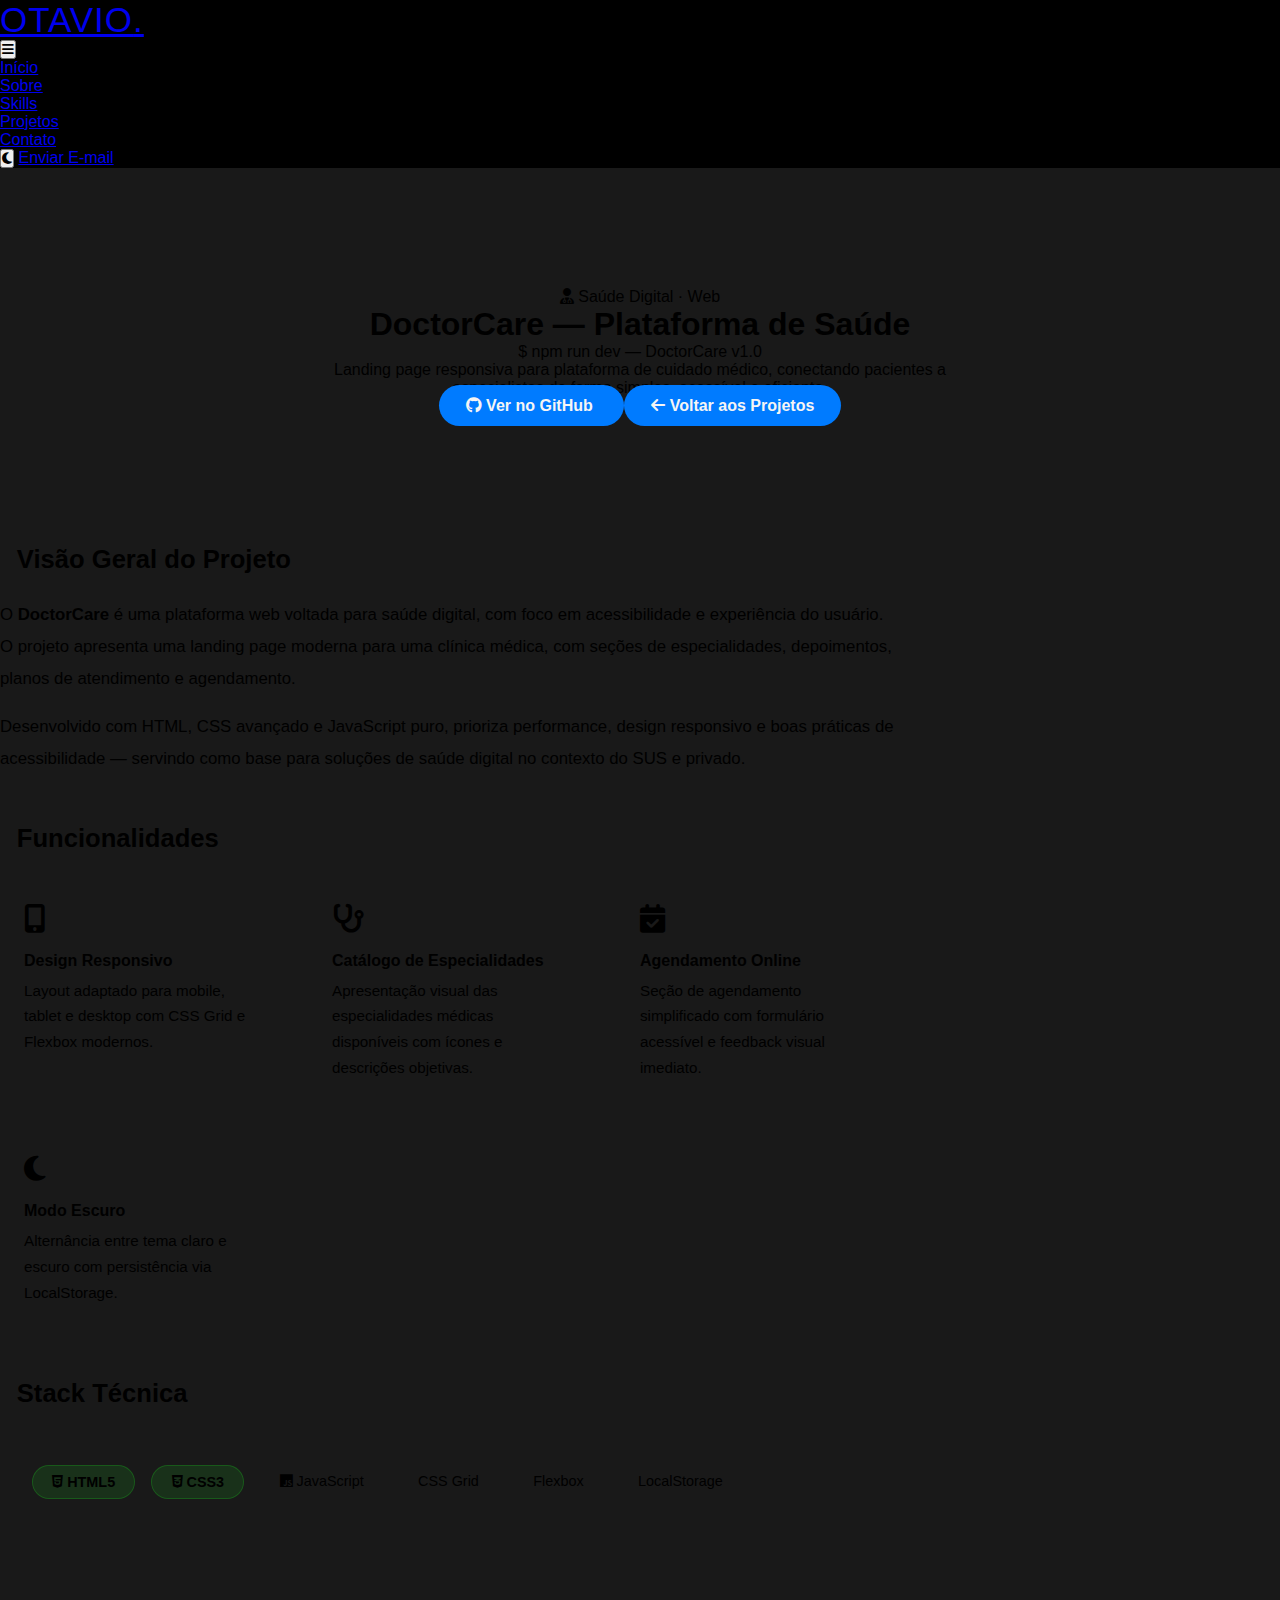
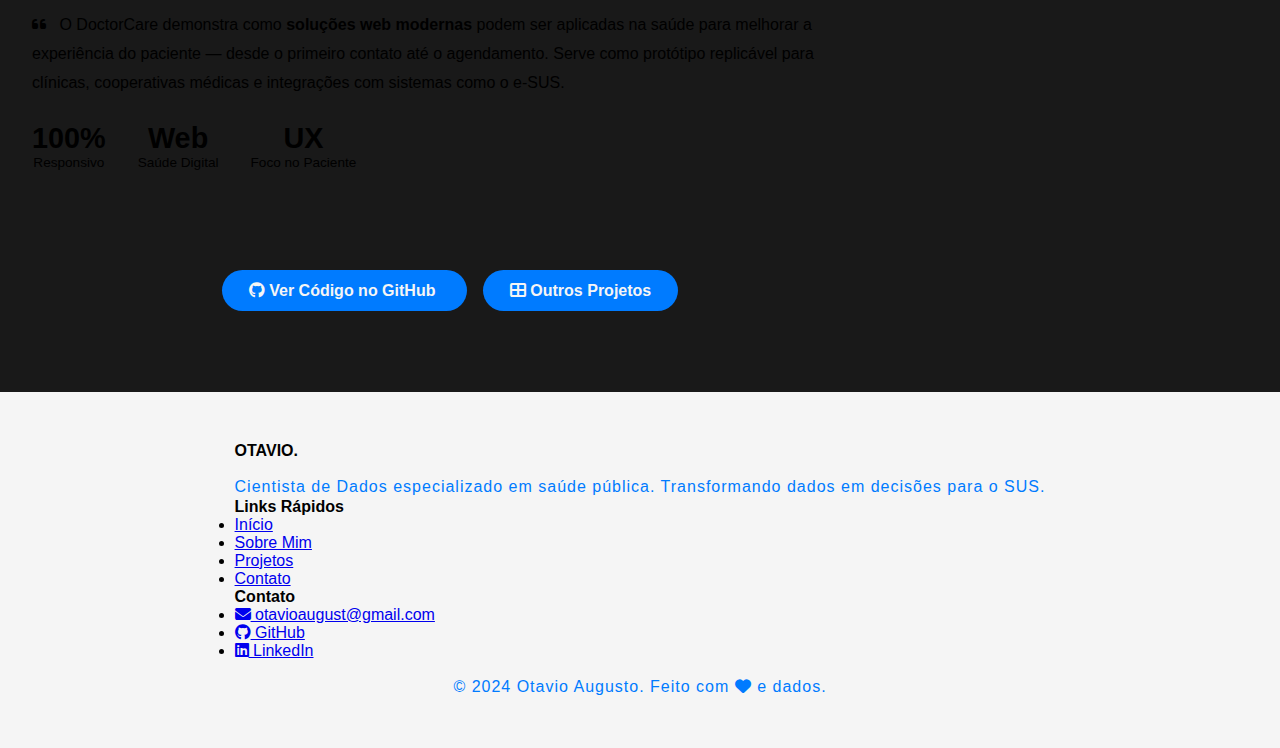
<file: projeto/projeto_10.html>
<!DOCTYPE html>
<html lang="pt-BR">
<head>
    <meta charset="UTF-8">
    <meta name="viewport" content="width=device-width, initial-scale=1.0">
    <meta name="description" content="DoctorCare - Plataforma de Cuidado ao Paciente | Otavio Augusto">
    <meta name="author" content="Otavio Augusto">

    <link rel="icon" type="image/png" href="../img/Icon.png" />
    <link rel="stylesheet" href="../CSS/style.css">
    <link rel="stylesheet" href="https://cdnjs.cloudflare.com/ajax/libs/font-awesome/6.4.0/css/all.min.css">
    <link rel="stylesheet" href="https://fonts.googleapis.com/css2?family=Poppins:wght@300;400;500;600;700&display=swap">
    <title>DoctorCare — Plataforma de Cuidado ao Paciente | Otavio Augusto</title>
</head>
<body>
    <!-- Navigation -->
    <nav class="navbar">
        <div class="nav-container">
            <div class="navbar-brand">
                <a href="../index.html">OTAVIO<span>.</span></a>
            </div>
            <button class="nav-toggle" id="navToggle">
                <i class="fas fa-bars"></i>
            </button>
            <ul class="nav-menu" id="navMenu">
                <li><a href="../index.html#home" class="nav-link">Início</a></li>
                <li><a href="../index.html#sobre" class="nav-link">Sobre</a></li>
                <li><a href="../index.html#skills" class="nav-link">Skills</a></li>
                <li><a href="../index.html#projetos" class="nav-link">Projetos</a></li>
                <li><a href="../index.html#contatos" class="nav-link">Contato</a></li>
            </ul>
            <div class="nav-actions">
                <button class="dark-toggle" id="darkToggle" title="Alternar modo escuro">
                    <i class="fas fa-moon" id="darkIcon"></i>
                </button>
                <a href="mailto:otavioaugust@gmail.com" class="nav-cta">Enviar E-mail</a>
            </div>
        </div>
    </nav>

    <!-- Project Hero -->
    <section class="hero" style="min-height: 35vh; padding: 120px 20px 60px;">
        <div class="hero-content" style="grid-template-columns: 1fr; text-align: center;">
            <div class="hero-text" style="max-width: 700px; margin: 0 auto;">
                <div class="hero-badge"><i class="fas fa-user-md"></i> Saúde Digital · Web</div>
                <h1 class="hero-title"><span class="highlight">DoctorCare</span> — Plataforma de Saúde</h1>
                <p class="hero-subtitle" style="font-size: 1rem;">$ npm run dev — DoctorCare v1.0</p>
                <p class="hero-description">Landing page responsiva para plataforma de cuidado médico, conectando pacientes a especialistas de forma simples, acessível e eficiente.</p>
                <div class="hero-buttons" style="justify-content: center;">
                    <a href="https://github.com/otavioaugust1/DoctorCare" target="_blank" rel="noopener noreferrer" class="btn btn-primary">
                        <i class="fab fa-github"></i> Ver no GitHub
                    </a>
                    <a href="../asset/projetos.html" class="btn btn-secondary">
                        <i class="fas fa-arrow-left"></i> Voltar aos Projetos
                    </a>
                </div>
            </div>
        </div>
    </section>

    <!-- Content -->
    <section style="padding: 60px 0; background-color: var(--bg-white);">
        <div class="container" style="max-width: 900px;">

            <!-- Visão Geral -->
            <div style="margin-bottom: 3rem;">
                <div style="display: flex; align-items: center; gap: 0.8rem; margin-bottom: 1.5rem;">
                    <div style="width: 4px; height: 2rem; background: var(--primary-color); border-radius: 2px;"></div>
                    <h2 style="color: var(--text-dark); font-size: 1.6rem;">Visão Geral do Projeto</h2>
                </div>
                <p style="color: var(--text-light); line-height: 1.9; font-size: 1.05rem; margin-bottom: 1rem;">
                    O <strong>DoctorCare</strong> é uma plataforma web voltada para saúde digital, com foco em acessibilidade e experiência do usuário. O projeto apresenta uma landing page moderna para uma clínica médica, com seções de especialidades, depoimentos, planos de atendimento e agendamento.
                </p>
                <p style="color: var(--text-light); line-height: 1.9; font-size: 1.05rem;">
                    Desenvolvido com HTML, CSS avançado e JavaScript puro, prioriza performance, design responsivo e boas práticas de acessibilidade — servindo como base para soluções de saúde digital no contexto do SUS e privado.
                </p>
            </div>

            <!-- Funcionalidades -->
            <div style="margin-bottom: 3rem;">
                <div style="display: flex; align-items: center; gap: 0.8rem; margin-bottom: 1.5rem;">
                    <div style="width: 4px; height: 2rem; background: var(--primary-color); border-radius: 2px;"></div>
                    <h2 style="color: var(--text-dark); font-size: 1.6rem;">Funcionalidades</h2>
                </div>
                <div style="display: grid; grid-template-columns: repeat(auto-fit, minmax(250px, 1fr)); gap: 1.5rem;">
                    <div style="background: var(--bg-light); border: 1px solid var(--border-color); border-radius: 12px; padding: 1.5rem;">
                        <div style="color: var(--primary-color); font-size: 1.8rem; margin-bottom: 1rem;"><i class="fas fa-mobile-alt"></i></div>
                        <h4 style="color: var(--text-dark); margin-bottom: 0.5rem;">Design Responsivo</h4>
                        <p style="color: var(--text-light); font-size: 0.95rem; line-height: 1.7;">Layout adaptado para mobile, tablet e desktop com CSS Grid e Flexbox modernos.</p>
                    </div>
                    <div style="background: var(--bg-light); border: 1px solid var(--border-color); border-radius: 12px; padding: 1.5rem;">
                        <div style="color: var(--primary-color); font-size: 1.8rem; margin-bottom: 1rem;"><i class="fas fa-stethoscope"></i></div>
                        <h4 style="color: var(--text-dark); margin-bottom: 0.5rem;">Catálogo de Especialidades</h4>
                        <p style="color: var(--text-light); font-size: 0.95rem; line-height: 1.7;">Apresentação visual das especialidades médicas disponíveis com ícones e descrições objetivas.</p>
                    </div>
                    <div style="background: var(--bg-light); border: 1px solid var(--border-color); border-radius: 12px; padding: 1.5rem;">
                        <div style="color: var(--primary-color); font-size: 1.8rem; margin-bottom: 1rem;"><i class="fas fa-calendar-check"></i></div>
                        <h4 style="color: var(--text-dark); margin-bottom: 0.5rem;">Agendamento Online</h4>
                        <p style="color: var(--text-light); font-size: 0.95rem; line-height: 1.7;">Seção de agendamento simplificado com formulário acessível e feedback visual imediato.</p>
                    </div>
                    <div style="background: var(--bg-light); border: 1px solid var(--border-color); border-radius: 12px; padding: 1.5rem;">
                        <div style="color: var(--primary-color); font-size: 1.8rem; margin-bottom: 1rem;"><i class="fas fa-moon"></i></div>
                        <h4 style="color: var(--text-dark); margin-bottom: 0.5rem;">Modo Escuro</h4>
                        <p style="color: var(--text-light); font-size: 0.95rem; line-height: 1.7;">Alternância entre tema claro e escuro com persistência via LocalStorage.</p>
                    </div>
                </div>
            </div>

            <!-- Stack Técnica -->
            <div style="margin-bottom: 3rem;">
                <div style="display: flex; align-items: center; gap: 0.8rem; margin-bottom: 1.5rem;">
                    <div style="width: 4px; height: 2rem; background: var(--primary-color); border-radius: 2px;"></div>
                    <h2 style="color: var(--text-dark); font-size: 1.6rem;">Stack Técnica</h2>
                </div>
                <div style="background: var(--bg-light); border: 1px solid var(--border-color); border-radius: 12px; padding: 2rem;">
                    <div style="display: flex; flex-wrap: wrap; gap: 1rem;">
                        <span style="background: rgba(27,185,31,0.15); color: var(--primary-color); padding: 0.5rem 1.2rem; border-radius: 50px; font-weight: 600; border: 1px solid rgba(27,185,31,0.3); font-family: var(--font-mono); font-size: 0.9rem;"><i class="fab fa-html5"></i> HTML5</span>
                        <span style="background: rgba(27,185,31,0.15); color: var(--primary-color); padding: 0.5rem 1.2rem; border-radius: 50px; font-weight: 600; border: 1px solid rgba(27,185,31,0.3); font-family: var(--font-mono); font-size: 0.9rem;"><i class="fab fa-css3-alt"></i> CSS3</span>
                        <span style="background: var(--bg-card); color: var(--text-dark); padding: 0.5rem 1.2rem; border-radius: 50px; border: 1px solid var(--border-color); font-family: var(--font-mono); font-size: 0.9rem;"><i class="fab fa-js"></i> JavaScript</span>
                        <span style="background: var(--bg-card); color: var(--text-dark); padding: 0.5rem 1.2rem; border-radius: 50px; border: 1px solid var(--border-color); font-family: var(--font-mono); font-size: 0.9rem;">CSS Grid</span>
                        <span style="background: var(--bg-card); color: var(--text-dark); padding: 0.5rem 1.2rem; border-radius: 50px; border: 1px solid var(--border-color); font-family: var(--font-mono); font-size: 0.9rem;">Flexbox</span>
                        <span style="background: var(--bg-card); color: var(--text-dark); padding: 0.5rem 1.2rem; border-radius: 50px; border: 1px solid var(--border-color); font-family: var(--font-mono); font-size: 0.9rem;">LocalStorage</span>
                    </div>
                </div>
            </div>

            <!-- Impacto -->
            <div style="margin-bottom: 3rem;">
                <div style="background: var(--bg-light); border: 1px solid var(--border-color); border-left: 4px solid var(--primary-color); border-radius: 12px; padding: 2rem;">
                    <p style="color: var(--text-light); line-height: 1.8; margin-bottom: 1rem;">
                        <i class="fas fa-quote-left" style="color: var(--primary-color); margin-right: 0.5rem;"></i>
                        O DoctorCare demonstra como <strong style="color: var(--text-dark);">soluções web modernas</strong> podem ser aplicadas na saúde para melhorar a experiência do paciente — desde o primeiro contato até o agendamento. Serve como protótipo replicável para clínicas, cooperativas médicas e integrações com sistemas como o e-SUS.
                    </p>
                    <div style="display: flex; gap: 2rem; flex-wrap: wrap; margin-top: 1.5rem;">
                        <div style="text-align: center;">
                            <div style="font-size: 1.8rem; font-weight: 700; color: var(--primary-color); font-family: var(--font-mono);">100%</div>
                            <div style="color: var(--text-light); font-size: 0.85rem;">Responsivo</div>
                        </div>
                        <div style="text-align: center;">
                            <div style="font-size: 1.8rem; font-weight: 700; color: var(--primary-color); font-family: var(--font-mono);">Web</div>
                            <div style="color: var(--text-light); font-size: 0.85rem;">Saúde Digital</div>
                        </div>
                        <div style="text-align: center;">
                            <div style="font-size: 1.8rem; font-weight: 700; color: var(--primary-color); font-family: var(--font-mono);">UX</div>
                            <div style="color: var(--text-light); font-size: 0.85rem;">Foco no Paciente</div>
                        </div>
                    </div>
                </div>
            </div>

            <!-- CTA -->
            <div style="text-align: center; padding: 2rem;">
                <a href="https://github.com/otavioaugust1/DoctorCare" target="_blank" rel="noopener noreferrer" class="btn btn-primary" style="margin-right: 1rem;">
                    <i class="fab fa-github"></i> Ver Código no GitHub
                </a>
                <a href="../asset/projetos.html" class="btn btn-secondary">
                    <i class="fas fa-th-large"></i> Outros Projetos
                </a>
            </div>
        </div>
    </section>

    <!-- Footer -->
    <footer class="footer">
        <div class="container">
            <div class="footer-content">
                <div class="footer-section">
                    <h4>OTAVIO<span style="color: var(--primary-color);">.</span></h4>
                    <p>Cientista de Dados especializado em saúde pública. Transformando dados em decisões para o SUS.</p>
                </div>
                <div class="footer-section">
                    <h4>Links Rápidos</h4>
                    <ul>
                        <li><a href="../index.html">Início</a></li>
                        <li><a href="../asset/sobre.html">Sobre Mim</a></li>
                        <li><a href="../asset/projetos.html">Projetos</a></li>
                        <li><a href="../index.html#contatos">Contato</a></li>
                    </ul>
                </div>
                <div class="footer-section">
                    <h4>Contato</h4>
                    <ul>
                        <li><a href="mailto:otavioaugust@gmail.com"><i class="fas fa-envelope"></i> otavioaugust@gmail.com</a></li>
                        <li><a href="https://github.com/otavioaugust1" target="_blank" rel="noopener noreferrer"><i class="fab fa-github"></i> GitHub</a></li>
                        <li><a href="https://www.linkedin.com/in/otavioaugust" target="_blank" rel="noopener noreferrer"><i class="fab fa-linkedin"></i> LinkedIn</a></li>
                    </ul>
                </div>
            </div>
            <div class="footer-bottom">
                <p>&copy; 2024 Otavio Augusto. Feito com <i class="fas fa-heart" style="color: var(--primary-color);"></i> e dados.</p>
            </div>
        </div>
    </footer>

    <script src="../script/script.js"></script>
</body>
</html>
</file>
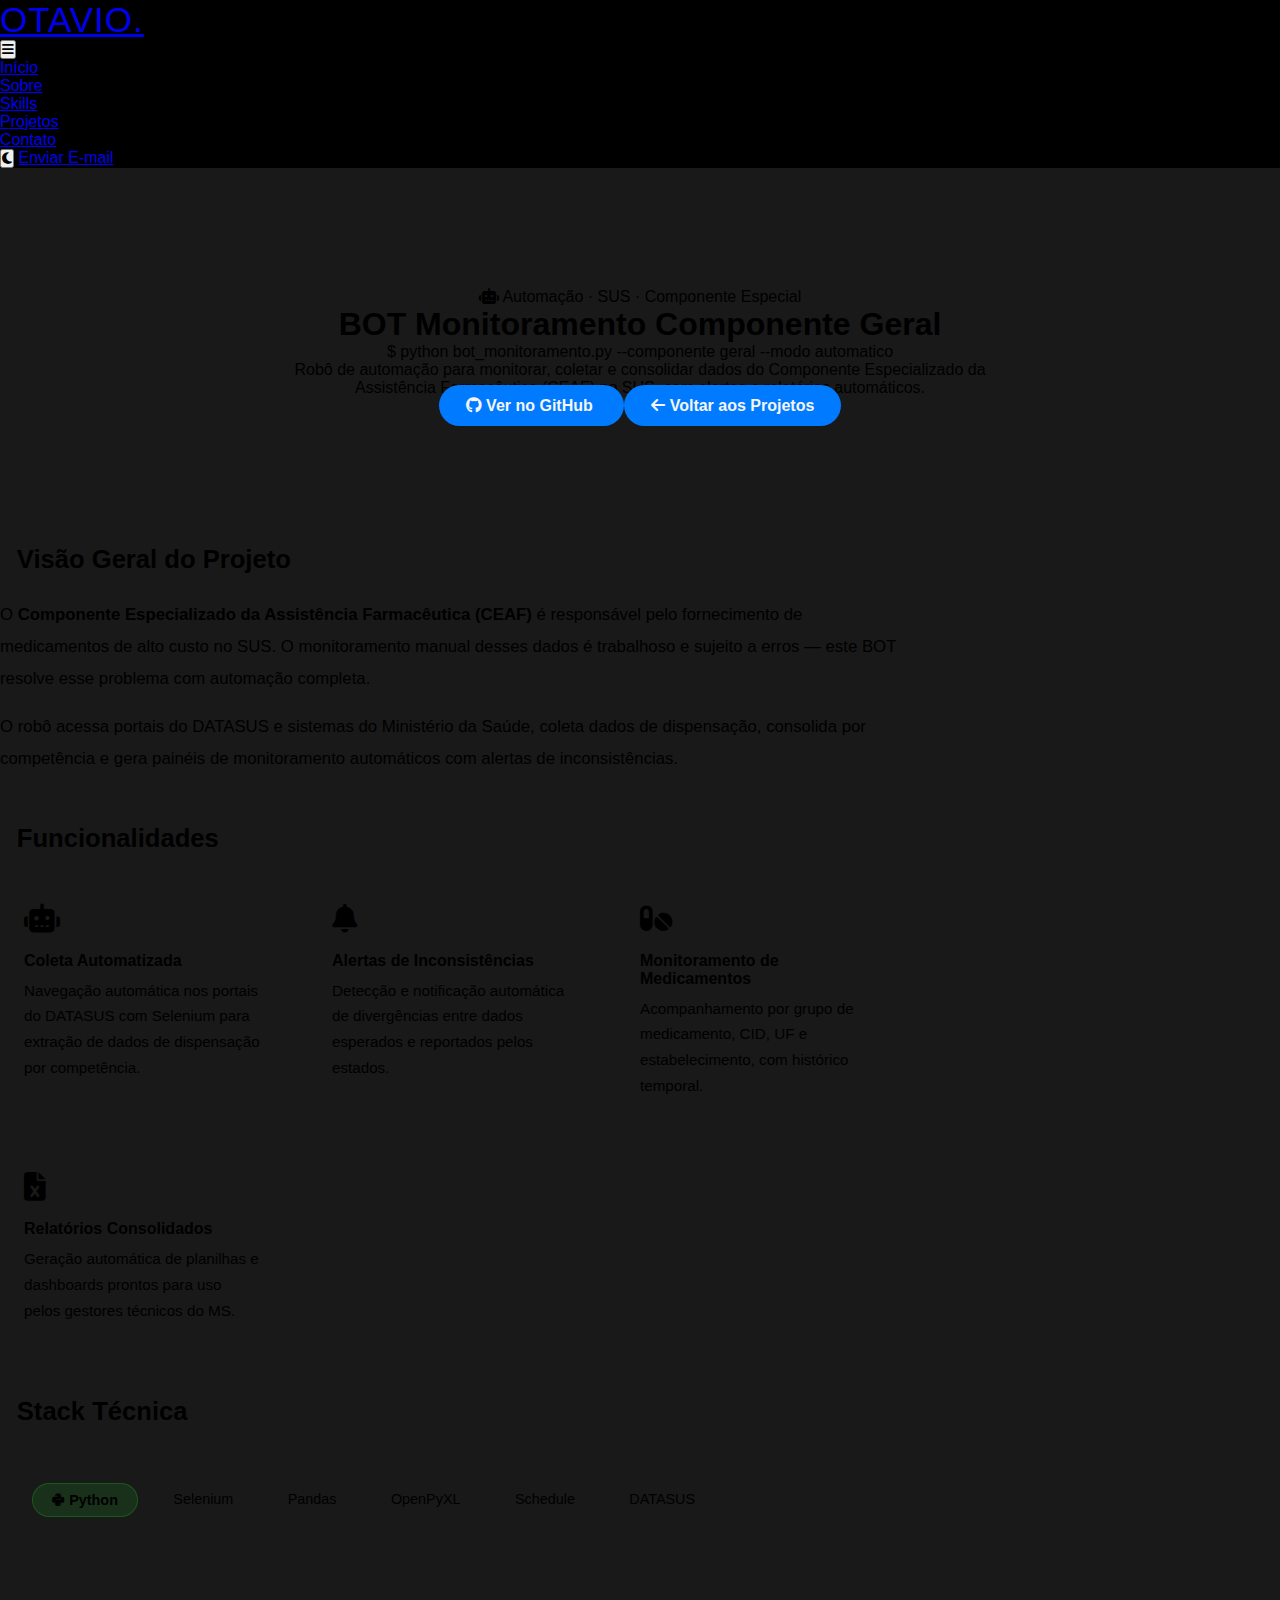
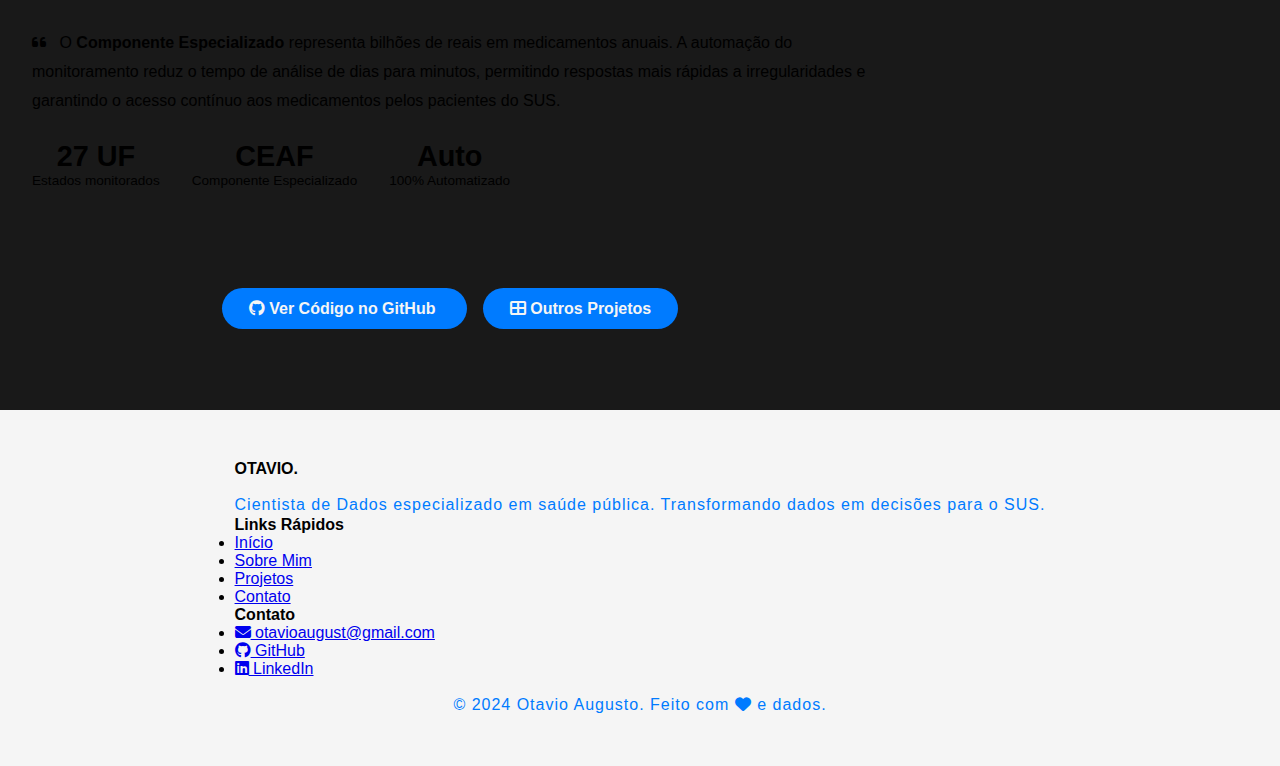
<file: projeto/projeto_11.html>
<!DOCTYPE html>
<html lang="pt-BR">
<head>
    <meta charset="UTF-8">
    <meta name="viewport" content="width=device-width, initial-scale=1.0">
    <meta name="description" content="BOT Monitoramento Componente Geral - Automação SUS | Otavio Augusto">
    <meta name="author" content="Otavio Augusto">

    <link rel="icon" type="image/png" href="../img/Icon.png" />
    <link rel="stylesheet" href="../CSS/style.css">
    <link rel="stylesheet" href="https://cdnjs.cloudflare.com/ajax/libs/font-awesome/6.4.0/css/all.min.css">
    <link rel="stylesheet" href="https://fonts.googleapis.com/css2?family=Poppins:wght@300;400;500;600;700&display=swap">
    <title>BOT Monitoramento Componente Geral | Otavio Augusto</title>
</head>
<body>
    <!-- Navigation -->
    <nav class="navbar">
        <div class="nav-container">
            <div class="navbar-brand">
                <a href="../index.html">OTAVIO<span>.</span></a>
            </div>
            <button class="nav-toggle" id="navToggle">
                <i class="fas fa-bars"></i>
            </button>
            <ul class="nav-menu" id="navMenu">
                <li><a href="../index.html#home" class="nav-link">Início</a></li>
                <li><a href="../index.html#sobre" class="nav-link">Sobre</a></li>
                <li><a href="../index.html#skills" class="nav-link">Skills</a></li>
                <li><a href="../index.html#projetos" class="nav-link">Projetos</a></li>
                <li><a href="../index.html#contatos" class="nav-link">Contato</a></li>
            </ul>
            <div class="nav-actions">
                <button class="dark-toggle" id="darkToggle" title="Alternar modo escuro">
                    <i class="fas fa-moon" id="darkIcon"></i>
                </button>
                <a href="mailto:otavioaugust@gmail.com" class="nav-cta">Enviar E-mail</a>
            </div>
        </div>
    </nav>

    <!-- Project Hero -->
    <section class="hero" style="min-height: 35vh; padding: 120px 20px 60px;">
        <div class="hero-content" style="grid-template-columns: 1fr; text-align: center;">
            <div class="hero-text" style="max-width: 700px; margin: 0 auto;">
                <div class="hero-badge"><i class="fas fa-robot"></i> Automação · SUS · Componente Especial</div>
                <h1 class="hero-title">BOT <span class="highlight">Monitoramento</span> Componente Geral</h1>
                <p class="hero-subtitle" style="font-size: 1rem;">$ python bot_monitoramento.py --componente geral --modo automatico</p>
                <p class="hero-description">Robô de automação para monitorar, coletar e consolidar dados do Componente Especializado da Assistência Farmacêutica (CEAF) no SUS, com alertas e relatórios automáticos.</p>
                <div class="hero-buttons" style="justify-content: center;">
                    <a href="https://github.com/otavioaugust1/BOT_MONITORAMENTO_COMPONETE_GERAL" target="_blank" rel="noopener noreferrer" class="btn btn-primary">
                        <i class="fab fa-github"></i> Ver no GitHub
                    </a>
                    <a href="../asset/projetos.html" class="btn btn-secondary">
                        <i class="fas fa-arrow-left"></i> Voltar aos Projetos
                    </a>
                </div>
            </div>
        </div>
    </section>

    <!-- Content -->
    <section style="padding: 60px 0; background-color: var(--bg-white);">
        <div class="container" style="max-width: 900px;">

            <!-- Visão Geral -->
            <div style="margin-bottom: 3rem;">
                <div style="display: flex; align-items: center; gap: 0.8rem; margin-bottom: 1.5rem;">
                    <div style="width: 4px; height: 2rem; background: var(--primary-color); border-radius: 2px;"></div>
                    <h2 style="color: var(--text-dark); font-size: 1.6rem;">Visão Geral do Projeto</h2>
                </div>
                <p style="color: var(--text-light); line-height: 1.9; font-size: 1.05rem; margin-bottom: 1rem;">
                    O <strong>Componente Especializado da Assistência Farmacêutica (CEAF)</strong> é responsável pelo fornecimento de medicamentos de alto custo no SUS. O monitoramento manual desses dados é trabalhoso e sujeito a erros — este BOT resolve esse problema com automação completa.
                </p>
                <p style="color: var(--text-light); line-height: 1.9; font-size: 1.05rem;">
                    O robô acessa portais do DATASUS e sistemas do Ministério da Saúde, coleta dados de dispensação, consolida por competência e gera painéis de monitoramento automáticos com alertas de inconsistências.
                </p>
            </div>

            <!-- Funcionalidades -->
            <div style="margin-bottom: 3rem;">
                <div style="display: flex; align-items: center; gap: 0.8rem; margin-bottom: 1.5rem;">
                    <div style="width: 4px; height: 2rem; background: var(--primary-color); border-radius: 2px;"></div>
                    <h2 style="color: var(--text-dark); font-size: 1.6rem;">Funcionalidades</h2>
                </div>
                <div style="display: grid; grid-template-columns: repeat(auto-fit, minmax(250px, 1fr)); gap: 1.5rem;">
                    <div style="background: var(--bg-light); border: 1px solid var(--border-color); border-radius: 12px; padding: 1.5rem;">
                        <div style="color: var(--primary-color); font-size: 1.8rem; margin-bottom: 1rem;"><i class="fas fa-robot"></i></div>
                        <h4 style="color: var(--text-dark); margin-bottom: 0.5rem;">Coleta Automatizada</h4>
                        <p style="color: var(--text-light); font-size: 0.95rem; line-height: 1.7;">Navegação automática nos portais do DATASUS com Selenium para extração de dados de dispensação por competência.</p>
                    </div>
                    <div style="background: var(--bg-light); border: 1px solid var(--border-color); border-radius: 12px; padding: 1.5rem;">
                        <div style="color: var(--primary-color); font-size: 1.8rem; margin-bottom: 1rem;"><i class="fas fa-bell"></i></div>
                        <h4 style="color: var(--text-dark); margin-bottom: 0.5rem;">Alertas de Inconsistências</h4>
                        <p style="color: var(--text-light); font-size: 0.95rem; line-height: 1.7;">Detecção e notificação automática de divergências entre dados esperados e reportados pelos estados.</p>
                    </div>
                    <div style="background: var(--bg-light); border: 1px solid var(--border-color); border-radius: 12px; padding: 1.5rem;">
                        <div style="color: var(--primary-color); font-size: 1.8rem; margin-bottom: 1rem;"><i class="fas fa-pills"></i></div>
                        <h4 style="color: var(--text-dark); margin-bottom: 0.5rem;">Monitoramento de Medicamentos</h4>
                        <p style="color: var(--text-light); font-size: 0.95rem; line-height: 1.7;">Acompanhamento por grupo de medicamento, CID, UF e estabelecimento, com histórico temporal.</p>
                    </div>
                    <div style="background: var(--bg-light); border: 1px solid var(--border-color); border-radius: 12px; padding: 1.5rem;">
                        <div style="color: var(--primary-color); font-size: 1.8rem; margin-bottom: 1rem;"><i class="fas fa-file-excel"></i></div>
                        <h4 style="color: var(--text-dark); margin-bottom: 0.5rem;">Relatórios Consolidados</h4>
                        <p style="color: var(--text-light); font-size: 0.95rem; line-height: 1.7;">Geração automática de planilhas e dashboards prontos para uso pelos gestores técnicos do MS.</p>
                    </div>
                </div>
            </div>

            <!-- Stack Técnica -->
            <div style="margin-bottom: 3rem;">
                <div style="display: flex; align-items: center; gap: 0.8rem; margin-bottom: 1.5rem;">
                    <div style="width: 4px; height: 2rem; background: var(--primary-color); border-radius: 2px;"></div>
                    <h2 style="color: var(--text-dark); font-size: 1.6rem;">Stack Técnica</h2>
                </div>
                <div style="background: var(--bg-light); border: 1px solid var(--border-color); border-radius: 12px; padding: 2rem;">
                    <div style="display: flex; flex-wrap: wrap; gap: 1rem;">
                        <span style="background: rgba(27,185,31,0.15); color: var(--primary-color); padding: 0.5rem 1.2rem; border-radius: 50px; font-weight: 600; border: 1px solid rgba(27,185,31,0.3); font-family: var(--font-mono); font-size: 0.9rem;"><i class="fab fa-python"></i> Python</span>
                        <span style="background: var(--bg-card); color: var(--text-dark); padding: 0.5rem 1.2rem; border-radius: 50px; border: 1px solid var(--border-color); font-family: var(--font-mono); font-size: 0.9rem;">Selenium</span>
                        <span style="background: var(--bg-card); color: var(--text-dark); padding: 0.5rem 1.2rem; border-radius: 50px; border: 1px solid var(--border-color); font-family: var(--font-mono); font-size: 0.9rem;">Pandas</span>
                        <span style="background: var(--bg-card); color: var(--text-dark); padding: 0.5rem 1.2rem; border-radius: 50px; border: 1px solid var(--border-color); font-family: var(--font-mono); font-size: 0.9rem;">OpenPyXL</span>
                        <span style="background: var(--bg-card); color: var(--text-dark); padding: 0.5rem 1.2rem; border-radius: 50px; border: 1px solid var(--border-color); font-family: var(--font-mono); font-size: 0.9rem;">Schedule</span>
                        <span style="background: var(--bg-card); color: var(--text-dark); padding: 0.5rem 1.2rem; border-radius: 50px; border: 1px solid var(--border-color); font-family: var(--font-mono); font-size: 0.9rem;">DATASUS</span>
                    </div>
                </div>
            </div>

            <!-- Impacto -->
            <div style="margin-bottom: 3rem;">
                <div style="background: var(--bg-light); border: 1px solid var(--border-color); border-left: 4px solid var(--primary-color); border-radius: 12px; padding: 2rem;">
                    <p style="color: var(--text-light); line-height: 1.8; margin-bottom: 1rem;">
                        <i class="fas fa-quote-left" style="color: var(--primary-color); margin-right: 0.5rem;"></i>
                        O <strong style="color: var(--text-dark);">Componente Especializado</strong> representa bilhões de reais em medicamentos anuais. A automação do monitoramento reduz o tempo de análise de dias para minutos, permitindo respostas mais rápidas a irregularidades e garantindo o acesso contínuo aos medicamentos pelos pacientes do SUS.
                    </p>
                    <div style="display: flex; gap: 2rem; flex-wrap: wrap; margin-top: 1.5rem;">
                        <div style="text-align: center;">
                            <div style="font-size: 1.8rem; font-weight: 700; color: var(--primary-color); font-family: var(--font-mono);">27 UF</div>
                            <div style="color: var(--text-light); font-size: 0.85rem;">Estados monitorados</div>
                        </div>
                        <div style="text-align: center;">
                            <div style="font-size: 1.8rem; font-weight: 700; color: var(--primary-color); font-family: var(--font-mono);">CEAF</div>
                            <div style="color: var(--text-light); font-size: 0.85rem;">Componente Especializado</div>
                        </div>
                        <div style="text-align: center;">
                            <div style="font-size: 1.8rem; font-weight: 700; color: var(--primary-color); font-family: var(--font-mono);">Auto</div>
                            <div style="color: var(--text-light); font-size: 0.85rem;">100% Automatizado</div>
                        </div>
                    </div>
                </div>
            </div>

            <!-- CTA -->
            <div style="text-align: center; padding: 2rem;">
                <a href="https://github.com/otavioaugust1/BOT_MONITORAMENTO_COMPONETE_GERAL" target="_blank" rel="noopener noreferrer" class="btn btn-primary" style="margin-right: 1rem;">
                    <i class="fab fa-github"></i> Ver Código no GitHub
                </a>
                <a href="../asset/projetos.html" class="btn btn-secondary">
                    <i class="fas fa-th-large"></i> Outros Projetos
                </a>
            </div>
        </div>
    </section>

    <!-- Footer -->
    <footer class="footer">
        <div class="container">
            <div class="footer-content">
                <div class="footer-section">
                    <h4>OTAVIO<span style="color: var(--primary-color);">.</span></h4>
                    <p>Cientista de Dados especializado em saúde pública. Transformando dados em decisões para o SUS.</p>
                </div>
                <div class="footer-section">
                    <h4>Links Rápidos</h4>
                    <ul>
                        <li><a href="../index.html">Início</a></li>
                        <li><a href="../asset/sobre.html">Sobre Mim</a></li>
                        <li><a href="../asset/projetos.html">Projetos</a></li>
                        <li><a href="../index.html#contatos">Contato</a></li>
                    </ul>
                </div>
                <div class="footer-section">
                    <h4>Contato</h4>
                    <ul>
                        <li><a href="mailto:otavioaugust@gmail.com"><i class="fas fa-envelope"></i> otavioaugust@gmail.com</a></li>
                        <li><a href="https://github.com/otavioaugust1" target="_blank" rel="noopener noreferrer"><i class="fab fa-github"></i> GitHub</a></li>
                        <li><a href="https://www.linkedin.com/in/otavioaugust" target="_blank" rel="noopener noreferrer"><i class="fab fa-linkedin"></i> LinkedIn</a></li>
                    </ul>
                </div>
            </div>
            <div class="footer-bottom">
                <p>&copy; 2024 Otavio Augusto. Feito com <i class="fas fa-heart" style="color: var(--primary-color);"></i> e dados.</p>
            </div>
        </div>
    </footer>

    <script src="../script/script.js"></script>
</body>
</html>
</file>
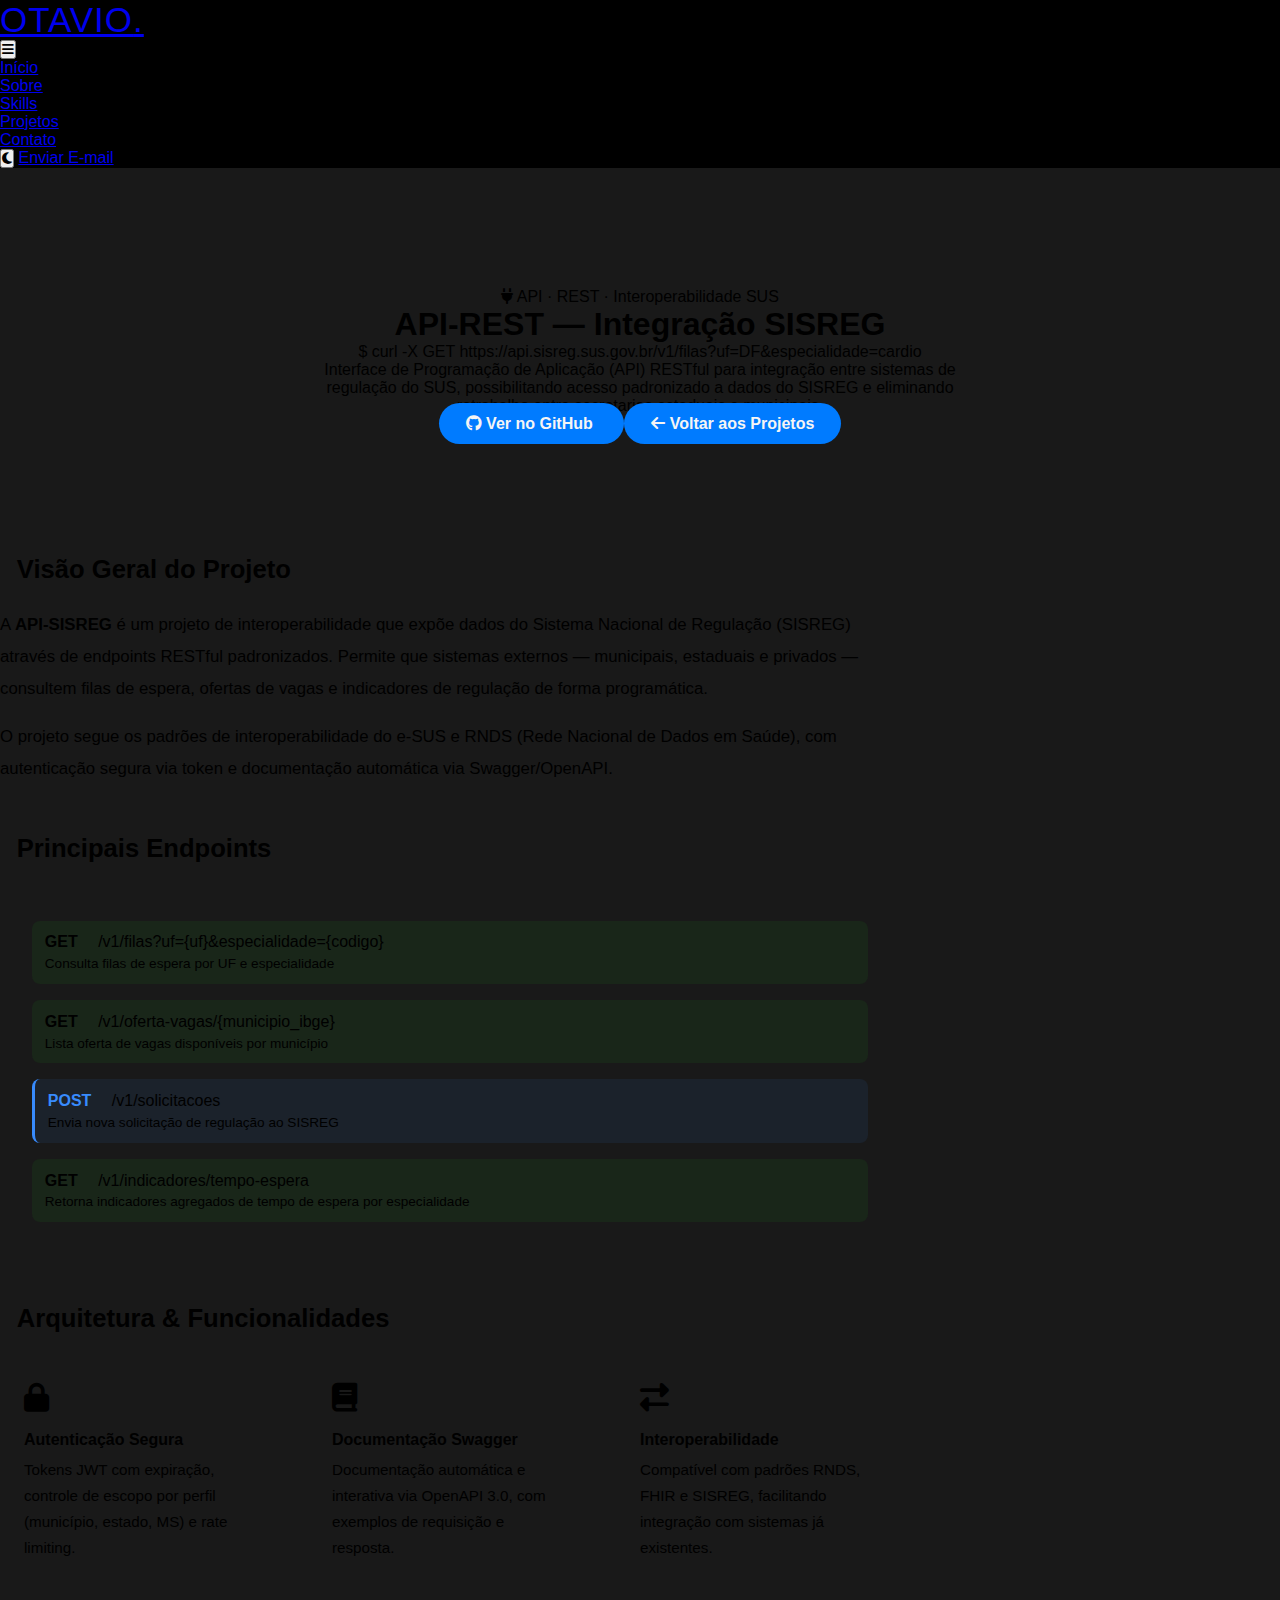
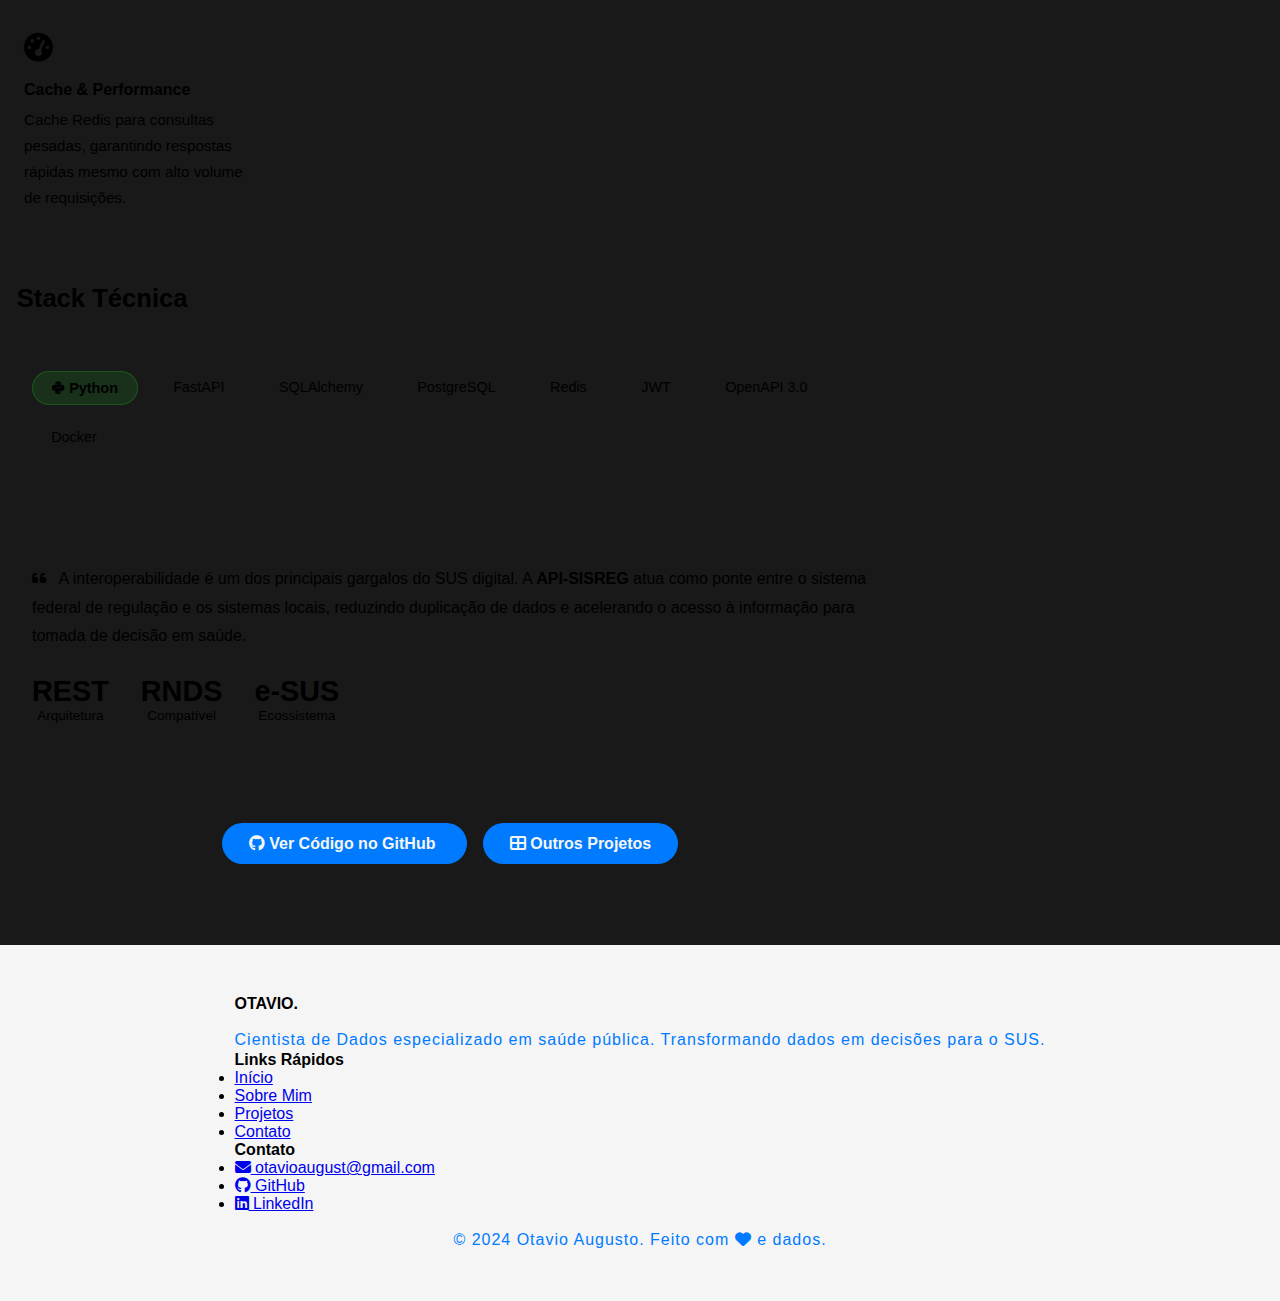
<file: projeto/projeto_12.html>
<!DOCTYPE html>
<html lang="pt-BR">
<head>
    <meta charset="UTF-8">
    <meta name="viewport" content="width=device-width, initial-scale=1.0">
    <meta name="description" content="API-REST SISREG - Interface de Programação para Regulação SUS | Otavio Augusto">
    <meta name="author" content="Otavio Augusto">

    <link rel="icon" type="image/png" href="../img/Icon.png" />
    <link rel="stylesheet" href="../CSS/style.css">
    <link rel="stylesheet" href="https://cdnjs.cloudflare.com/ajax/libs/font-awesome/6.4.0/css/all.min.css">
    <link rel="stylesheet" href="https://fonts.googleapis.com/css2?family=Poppins:wght@300;400;500;600;700&display=swap">
    <title>API-REST — Integração SISREG | Otavio Augusto</title>
</head>
<body>
    <!-- Navigation -->
    <nav class="navbar">
        <div class="nav-container">
            <div class="navbar-brand">
                <a href="../index.html">OTAVIO<span>.</span></a>
            </div>
            <button class="nav-toggle" id="navToggle">
                <i class="fas fa-bars"></i>
            </button>
            <ul class="nav-menu" id="navMenu">
                <li><a href="../index.html#home" class="nav-link">Início</a></li>
                <li><a href="../index.html#sobre" class="nav-link">Sobre</a></li>
                <li><a href="../index.html#skills" class="nav-link">Skills</a></li>
                <li><a href="../index.html#projetos" class="nav-link">Projetos</a></li>
                <li><a href="../index.html#contatos" class="nav-link">Contato</a></li>
            </ul>
            <div class="nav-actions">
                <button class="dark-toggle" id="darkToggle" title="Alternar modo escuro">
                    <i class="fas fa-moon" id="darkIcon"></i>
                </button>
                <a href="mailto:otavioaugust@gmail.com" class="nav-cta">Enviar E-mail</a>
            </div>
        </div>
    </nav>

    <!-- Project Hero -->
    <section class="hero" style="min-height: 35vh; padding: 120px 20px 60px;">
        <div class="hero-content" style="grid-template-columns: 1fr; text-align: center;">
            <div class="hero-text" style="max-width: 700px; margin: 0 auto;">
                <div class="hero-badge"><i class="fas fa-plug"></i> API · REST · Interoperabilidade SUS</div>
                <h1 class="hero-title"><span class="highlight">API-REST</span> — Integração SISREG</h1>
                <p class="hero-subtitle" style="font-size: 1rem;">$ curl -X GET https://api.sisreg.sus.gov.br/v1/filas?uf=DF&amp;especialidade=cardio</p>
                <p class="hero-description">Interface de Programação de Aplicação (API) RESTful para integração entre sistemas de regulação do SUS, possibilitando acesso padronizado a dados do SISREG e eliminando retrabalho entre secretarias estaduais e municipais.</p>
                <div class="hero-buttons" style="justify-content: center;">
                    <a href="https://github.com/otavioaugust1" target="_blank" rel="noopener noreferrer" class="btn btn-primary">
                        <i class="fab fa-github"></i> Ver no GitHub
                    </a>
                    <a href="../asset/projetos.html" class="btn btn-secondary">
                        <i class="fas fa-arrow-left"></i> Voltar aos Projetos
                    </a>
                </div>
            </div>
        </div>
    </section>

    <!-- Content -->
    <section style="padding: 60px 0; background-color: var(--bg-white);">
        <div class="container" style="max-width: 900px;">

            <!-- Visão Geral -->
            <div style="margin-bottom: 3rem;">
                <div style="display: flex; align-items: center; gap: 0.8rem; margin-bottom: 1.5rem;">
                    <div style="width: 4px; height: 2rem; background: var(--primary-color); border-radius: 2px;"></div>
                    <h2 style="color: var(--text-dark); font-size: 1.6rem;">Visão Geral do Projeto</h2>
                </div>
                <p style="color: var(--text-light); line-height: 1.9; font-size: 1.05rem; margin-bottom: 1rem;">
                    A <strong>API-SISREG</strong> é um projeto de interoperabilidade que expõe dados do Sistema Nacional de Regulação (SISREG) através de endpoints RESTful padronizados. Permite que sistemas externos — municipais, estaduais e privados — consultem filas de espera, ofertas de vagas e indicadores de regulação de forma programática.
                </p>
                <p style="color: var(--text-light); line-height: 1.9; font-size: 1.05rem;">
                    O projeto segue os padrões de interoperabilidade do e-SUS e RNDS (Rede Nacional de Dados em Saúde), com autenticação segura via token e documentação automática via Swagger/OpenAPI.
                </p>
            </div>

            <!-- Endpoints em destaque -->
            <div style="margin-bottom: 3rem;">
                <div style="display: flex; align-items: center; gap: 0.8rem; margin-bottom: 1.5rem;">
                    <div style="width: 4px; height: 2rem; background: var(--primary-color); border-radius: 2px;"></div>
                    <h2 style="color: var(--text-dark); font-size: 1.6rem;">Principais Endpoints</h2>
                </div>
                <div style="background: var(--bg-light); border: 1px solid var(--border-color); border-radius: 12px; padding: 2rem; font-family: var(--font-mono);">
                    <div style="margin-bottom: 1rem; padding: 0.8rem; background: rgba(27,185,31,0.08); border-radius: 8px; border-left: 3px solid var(--primary-color);">
                        <span style="color: var(--primary-color); font-weight: 700;">GET</span>
                        <span style="color: var(--text-dark); margin-left: 1rem;">/v1/filas?uf={uf}&especialidade={codigo}</span>
                        <p style="color: var(--text-light); font-size: 0.85rem; margin: 0.3rem 0 0 0;">Consulta filas de espera por UF e especialidade</p>
                    </div>
                    <div style="margin-bottom: 1rem; padding: 0.8rem; background: rgba(27,185,31,0.08); border-radius: 8px; border-left: 3px solid var(--primary-color);">
                        <span style="color: var(--primary-color); font-weight: 700;">GET</span>
                        <span style="color: var(--text-dark); margin-left: 1rem;">/v1/oferta-vagas/{municipio_ibge}</span>
                        <p style="color: var(--text-light); font-size: 0.85rem; margin: 0.3rem 0 0 0;">Lista oferta de vagas disponíveis por município</p>
                    </div>
                    <div style="margin-bottom: 1rem; padding: 0.8rem; background: rgba(56,139,253,0.08); border-radius: 8px; border-left: 3px solid #388bfd;">
                        <span style="color: #388bfd; font-weight: 700;">POST</span>
                        <span style="color: var(--text-dark); margin-left: 1rem;">/v1/solicitacoes</span>
                        <p style="color: var(--text-light); font-size: 0.85rem; margin: 0.3rem 0 0 0;">Envia nova solicitação de regulação ao SISREG</p>
                    </div>
                    <div style="padding: 0.8rem; background: rgba(27,185,31,0.08); border-radius: 8px; border-left: 3px solid var(--primary-color);">
                        <span style="color: var(--primary-color); font-weight: 700;">GET</span>
                        <span style="color: var(--text-dark); margin-left: 1rem;">/v1/indicadores/tempo-espera</span>
                        <p style="color: var(--text-light); font-size: 0.85rem; margin: 0.3rem 0 0 0;">Retorna indicadores agregados de tempo de espera por especialidade</p>
                    </div>
                </div>
            </div>

            <!-- Funcionalidades -->
            <div style="margin-bottom: 3rem;">
                <div style="display: flex; align-items: center; gap: 0.8rem; margin-bottom: 1.5rem;">
                    <div style="width: 4px; height: 2rem; background: var(--primary-color); border-radius: 2px;"></div>
                    <h2 style="color: var(--text-dark); font-size: 1.6rem;">Arquitetura &amp; Funcionalidades</h2>
                </div>
                <div style="display: grid; grid-template-columns: repeat(auto-fit, minmax(250px, 1fr)); gap: 1.5rem;">
                    <div style="background: var(--bg-light); border: 1px solid var(--border-color); border-radius: 12px; padding: 1.5rem;">
                        <div style="color: var(--primary-color); font-size: 1.8rem; margin-bottom: 1rem;"><i class="fas fa-lock"></i></div>
                        <h4 style="color: var(--text-dark); margin-bottom: 0.5rem;">Autenticação Segura</h4>
                        <p style="color: var(--text-light); font-size: 0.95rem; line-height: 1.7;">Tokens JWT com expiração, controle de escopo por perfil (município, estado, MS) e rate limiting.</p>
                    </div>
                    <div style="background: var(--bg-light); border: 1px solid var(--border-color); border-radius: 12px; padding: 1.5rem;">
                        <div style="color: var(--primary-color); font-size: 1.8rem; margin-bottom: 1rem;"><i class="fas fa-book"></i></div>
                        <h4 style="color: var(--text-dark); margin-bottom: 0.5rem;">Documentação Swagger</h4>
                        <p style="color: var(--text-light); font-size: 0.95rem; line-height: 1.7;">Documentação automática e interativa via OpenAPI 3.0, com exemplos de requisição e resposta.</p>
                    </div>
                    <div style="background: var(--bg-light); border: 1px solid var(--border-color); border-radius: 12px; padding: 1.5rem;">
                        <div style="color: var(--primary-color); font-size: 1.8rem; margin-bottom: 1rem;"><i class="fas fa-exchange-alt"></i></div>
                        <h4 style="color: var(--text-dark); margin-bottom: 0.5rem;">Interoperabilidade</h4>
                        <p style="color: var(--text-light); font-size: 0.95rem; line-height: 1.7;">Compatível com padrões RNDS, FHIR e SISREG, facilitando integração com sistemas já existentes.</p>
                    </div>
                    <div style="background: var(--bg-light); border: 1px solid var(--border-color); border-radius: 12px; padding: 1.5rem;">
                        <div style="color: var(--primary-color); font-size: 1.8rem; margin-bottom: 1rem;"><i class="fas fa-tachometer-alt"></i></div>
                        <h4 style="color: var(--text-dark); margin-bottom: 0.5rem;">Cache &amp; Performance</h4>
                        <p style="color: var(--text-light); font-size: 0.95rem; line-height: 1.7;">Cache Redis para consultas pesadas, garantindo respostas rápidas mesmo com alto volume de requisições.</p>
                    </div>
                </div>
            </div>

            <!-- Stack Técnica -->
            <div style="margin-bottom: 3rem;">
                <div style="display: flex; align-items: center; gap: 0.8rem; margin-bottom: 1.5rem;">
                    <div style="width: 4px; height: 2rem; background: var(--primary-color); border-radius: 2px;"></div>
                    <h2 style="color: var(--text-dark); font-size: 1.6rem;">Stack Técnica</h2>
                </div>
                <div style="background: var(--bg-light); border: 1px solid var(--border-color); border-radius: 12px; padding: 2rem;">
                    <div style="display: flex; flex-wrap: wrap; gap: 1rem;">
                        <span style="background: rgba(27,185,31,0.15); color: var(--primary-color); padding: 0.5rem 1.2rem; border-radius: 50px; font-weight: 600; border: 1px solid rgba(27,185,31,0.3); font-family: var(--font-mono); font-size: 0.9rem;"><i class="fab fa-python"></i> Python</span>
                        <span style="background: var(--bg-card); color: var(--text-dark); padding: 0.5rem 1.2rem; border-radius: 50px; border: 1px solid var(--border-color); font-family: var(--font-mono); font-size: 0.9rem;">FastAPI</span>
                        <span style="background: var(--bg-card); color: var(--text-dark); padding: 0.5rem 1.2rem; border-radius: 50px; border: 1px solid var(--border-color); font-family: var(--font-mono); font-size: 0.9rem;">SQLAlchemy</span>
                        <span style="background: var(--bg-card); color: var(--text-dark); padding: 0.5rem 1.2rem; border-radius: 50px; border: 1px solid var(--border-color); font-family: var(--font-mono); font-size: 0.9rem;">PostgreSQL</span>
                        <span style="background: var(--bg-card); color: var(--text-dark); padding: 0.5rem 1.2rem; border-radius: 50px; border: 1px solid var(--border-color); font-family: var(--font-mono); font-size: 0.9rem;">Redis</span>
                        <span style="background: var(--bg-card); color: var(--text-dark); padding: 0.5rem 1.2rem; border-radius: 50px; border: 1px solid var(--border-color); font-family: var(--font-mono); font-size: 0.9rem;">JWT</span>
                        <span style="background: var(--bg-card); color: var(--text-dark); padding: 0.5rem 1.2rem; border-radius: 50px; border: 1px solid var(--border-color); font-family: var(--font-mono); font-size: 0.9rem;">OpenAPI 3.0</span>
                        <span style="background: var(--bg-card); color: var(--text-dark); padding: 0.5rem 1.2rem; border-radius: 50px; border: 1px solid var(--border-color); font-family: var(--font-mono); font-size: 0.9rem;">Docker</span>
                    </div>
                </div>
            </div>

            <!-- Impacto -->
            <div style="margin-bottom: 3rem;">
                <div style="background: var(--bg-light); border: 1px solid var(--border-color); border-left: 4px solid var(--primary-color); border-radius: 12px; padding: 2rem;">
                    <p style="color: var(--text-light); line-height: 1.8; margin-bottom: 1rem;">
                        <i class="fas fa-quote-left" style="color: var(--primary-color); margin-right: 0.5rem;"></i>
                        A interoperabilidade é um dos principais gargalos do SUS digital. A <strong style="color: var(--text-dark);">API-SISREG</strong> atua como ponte entre o sistema federal de regulação e os sistemas locais, reduzindo duplicação de dados e acelerando o acesso à informação para tomada de decisão em saúde.
                    </p>
                    <div style="display: flex; gap: 2rem; flex-wrap: wrap; margin-top: 1.5rem;">
                        <div style="text-align: center;">
                            <div style="font-size: 1.8rem; font-weight: 700; color: var(--primary-color); font-family: var(--font-mono);">REST</div>
                            <div style="color: var(--text-light); font-size: 0.85rem;">Arquitetura</div>
                        </div>
                        <div style="text-align: center;">
                            <div style="font-size: 1.8rem; font-weight: 700; color: var(--primary-color); font-family: var(--font-mono);">RNDS</div>
                            <div style="color: var(--text-light); font-size: 0.85rem;">Compatível</div>
                        </div>
                        <div style="text-align: center;">
                            <div style="font-size: 1.8rem; font-weight: 700; color: var(--primary-color); font-family: var(--font-mono);">e-SUS</div>
                            <div style="color: var(--text-light); font-size: 0.85rem;">Ecossistema</div>
                        </div>
                    </div>
                </div>
            </div>

            <!-- CTA -->
            <div style="text-align: center; padding: 2rem;">
                <a href="https://github.com/otavioaugust1" target="_blank" rel="noopener noreferrer" class="btn btn-primary" style="margin-right: 1rem;">
                    <i class="fab fa-github"></i> Ver Código no GitHub
                </a>
                <a href="../asset/projetos.html" class="btn btn-secondary">
                    <i class="fas fa-th-large"></i> Outros Projetos
                </a>
            </div>
        </div>
    </section>

    <!-- Footer -->
    <footer class="footer">
        <div class="container">
            <div class="footer-content">
                <div class="footer-section">
                    <h4>OTAVIO<span style="color: var(--primary-color);">.</span></h4>
                    <p>Cientista de Dados especializado em saúde pública. Transformando dados em decisões para o SUS.</p>
                </div>
                <div class="footer-section">
                    <h4>Links Rápidos</h4>
                    <ul>
                        <li><a href="../index.html">Início</a></li>
                        <li><a href="../asset/sobre.html">Sobre Mim</a></li>
                        <li><a href="../asset/projetos.html">Projetos</a></li>
                        <li><a href="../index.html#contatos">Contato</a></li>
                    </ul>
                </div>
                <div class="footer-section">
                    <h4>Contato</h4>
                    <ul>
                        <li><a href="mailto:otavioaugust@gmail.com"><i class="fas fa-envelope"></i> otavioaugust@gmail.com</a></li>
                        <li><a href="https://github.com/otavioaugust1" target="_blank" rel="noopener noreferrer"><i class="fab fa-github"></i> GitHub</a></li>
                        <li><a href="https://www.linkedin.com/in/otavioaugust" target="_blank" rel="noopener noreferrer"><i class="fab fa-linkedin"></i> LinkedIn</a></li>
                    </ul>
                </div>
            </div>
            <div class="footer-bottom">
                <p>&copy; 2024 Otavio Augusto. Feito com <i class="fas fa-heart" style="color: var(--primary-color);"></i> e dados.</p>
            </div>
        </div>
    </footer>

    <script src="../script/script.js"></script>
</body>
</html>
</file>
<file: CSS/style.css>
/* Definição de cores */
:root {
    --my-color-1: #f5f5f5;
    --my-color-2: #007BFF; /* Alterei a cor principal para azul */
    --my-color-3: rgba(165, 188, 243, 0.8);
    --my-color-4: #191919;
    --my-color-5: #000;
    --my-color-6: rgba(0, 66, 249, 0.502);
    --font-family: 'Josefin Sans', sans-serif;
}

/* Define as configurações básicas para todos os elementos */
* {
    padding: 0;
    margin: 0;
    font-family: var(--font-family);
    box-sizing: border-box;
}

/* Configurações para o corpo da página */
body {
    background-color: var(--my-color-4);
}

/* Estilos da barra de navegação */
.navbar {
    background-color: var(--my-color-5);
}

.navbar .navbar-brand {
    color: var(--my-color-1);
    font-size: 35px;
    cursor: pointer;
    letter-spacing: 1px;
}

.navbar .navbar-toggler-icon {
    color: var(--my-color-1);
    font-size: 20px;
}

.navbar .navbar-nav {
    display: flex;
    justify-content: flex-end;
}

.navbar .navbar-nav .nav-item {
    margin: 0 10px;
}

.navbar .navbar-nav .nav-link {
    color: var(--my-color-1);
    font-weight: bold;
}

/* Estilos da seção principal */
.background {
    height: 100vh;
    width: 100%;
}

.Main {
    position: absolute;
    top: 80%;
    left: 8%;
    transform: translateY(-50%);
    text-align: center;
    text-shadow: var(--my-color-5) 0.1em 0.1em 0.2em;
}

.Main span {
    color: var(--my-color-2);
}

.Main h1 {
    color: var(--my-color-1);
    margin: 20px 0px;
    font-size: 8vw;
}

.Main h4 {
    color: var(--my-color-3);
    letter-spacing: 2px;
    font-size: 20px;
}

.Main h3 {
    color: var(--my-color-1);
    font-size: 18px;
    margin-bottom: 20px;
}

/* Estilos da seção "Sobre" */
.Text-sobre {
    max-width: 550px;
    margin: 0 auto;
    text-align: center;
}

.Text-sobre h2 {
    color: var(--my-color-2);
    font-size: 50px;
    text-transform: capitalize;
    margin-bottom: 20px;
}

.Text-sobre h5 {
    color: var(--my-color-2);
    letter-spacing: 2px;
    font-size: 18px;
    margin-bottom: 25px;
    text-transform: capitalize;
}

.Text-sobre p {
    color: var(--my-color-5);
    letter-spacing: 1px;
    line-height: 28px;
    font-size: 16px;
    margin-bottom: 45px;
    text-align: justify;
}

/* Estilos dos botões */
.btn {
    background-color: var(--my-color-2);
    color: var(--my-color-1);
    text-decoration: none;
    border: 2px solid transparent;
    font-weight: bold;
    padding: 10px 25px;
    border-radius: 30px;
    transition: transform 0.4s;
}

.btn:hover {
    transform: scale(1.2);
}

/* Estilos da seção "Projetos" */
.Container-serviços {
    background-color: var(--my-color-4);
    width: 100%;
    padding: 100px 0px;
    display: flex;
    flex-direction: column;
    align-items: center;
    justify-content: center;
}

.title h2 {
    color: var(--my-color-1);
    font-size: 50px;
    text-align: center;
    margin-bottom: 30px;
}

.Caixa {
    display: flex;
    flex-wrap: wrap;
    justify-content: center;
    align-items: center;
    text-align: center;
}

.Card {
    background: var(--my-color-4);
    height: 450px;
    width: 335px;
    border-radius: 20px;
    margin: 15px;
    position: relative;
    overflow: hidden;
    display: flex;
    flex-direction: column;
    align-items: center;
    text-align: center;
}

.Card i {
    font-size: 50px;
    display: block;
    text-align: center;
    margin: 25px 0px;
    color: var(--my-color-2);
}

h5 {
    color: var(--my-color-1);
    font-size: 23px;
    margin-bottom: 15px;
}

.Paragrafo-button {
    color: var(--my-color-3);
    font-size: 16px;
    line-height: 27px;
    margin-bottom: 25px;
}

.Paragrafo-button button {
    margin-top: 25px;
}

/* Estilos do rodapé */
footer {
    position: relative;
    width: 100%;
    padding: 50px 0;
    background-color: var(--my-color-4);
    display: flex;
    flex-direction: column;
    align-items: center;
    justify-content: center;
}

footer h6 {
    font-size: 35px;
    color: var(--my-color-1);
    margin-bottom: 10px;
    text-align: center;
}

footer p {
    color: var(--my-color-1);
    font-size: 14px;
    width: 80%;
    text-align: center;
    margin-top: 15px;
    letter-spacing: 1px;
    line-height: 23px;
}

/* Estilos da seção "Contato" */
.me-contate {
    width: 100%;
    padding: 30px;
    text-align: center;
    background-color: var(--my-color-4);
}

.me-contate p {
    color: var(--my-color-1);
    font-size: 20px;
    font-weight: bold;
    margin-bottom: 25px;
}

/* Estilos do rodapé */
footer {
    position: relative;
    width: 100%;
    padding: 50px 0;
    background-color: var(--my-color-1);
    display: flex;
    flex-direction: column;
    align-items: center;
    justify-content: center;
}

footer h6 {
    font-size: 35px;
    color: var(--my-color-2);
    margin-bottom: 10px;
}

footer p {
    color: var(--my-color-2);
    font-size: 16px;
    width: auto;
    align-items: auto;
}

.Redes-sociais {
    display: flex;
    justify-content: center;
}

.Redes-sociais a {
    background-color: var(--my-color-2);
    width: 45px;
    height: 45px;
    padding: 15px;
    border-radius: 50%;
    margin: 22px 10px;
    color: var(--my-color-1);
    text-decoration: none;
    font-size: 20px;
    align-items: center;
    display: flex;
    justify-content: center;
    flex-direction: row;
}

.Redes-sociais a:hover {
    transform: scale(1.2);
    transition: .3s;
}

/* Estilos da última seção do rodapé */
.rodape {
    position: relative;
    width: 100%;
    height: 30px;
    background-color: var(--my-color-5);
    display: flex;
    flex-direction: column;
    align-items: center;
    justify-content: center;
}

.end {
    color: var(--my-color-2);
    bottom: 35px;
    font-size: 14px;
    align-items: auto;
}

/* Estilos para tabelas */
th,
td {
    border: 1px solid var(--my-color-5);
    height: 100%;
    justify-content: center;
    align-items: center;
    display: center;
}
</file>
<file: CSS/tab.css>
/* Estilos CSS para a tabela */
table {
    width: 100%;
    border-collapse: collapse;
    margin-top: 20px;
    border-radius: 10px;
    overflow: hidden;
    box-shadow: 0 4px 6px rgba(0, 0, 0, 0.1);
}

th, td {
    padding: 12px 15px;
    text-align: left;
}

thead {
    background-color: #007BFF;
    color: white;
}

tbody tr:nth-child(even) {
    background-color: #f2f2f2;
}

tbody tr:hover {
    background-color: #a0d8f1;
}

a button {
    background-color: #007BFF;
    color: white;
    border: none;
    padding: 5px 10px;
    border-radius: 5px;
    text-decoration: none;
}

a button:hover {
    background-color: #0056b3;
}
</file>
